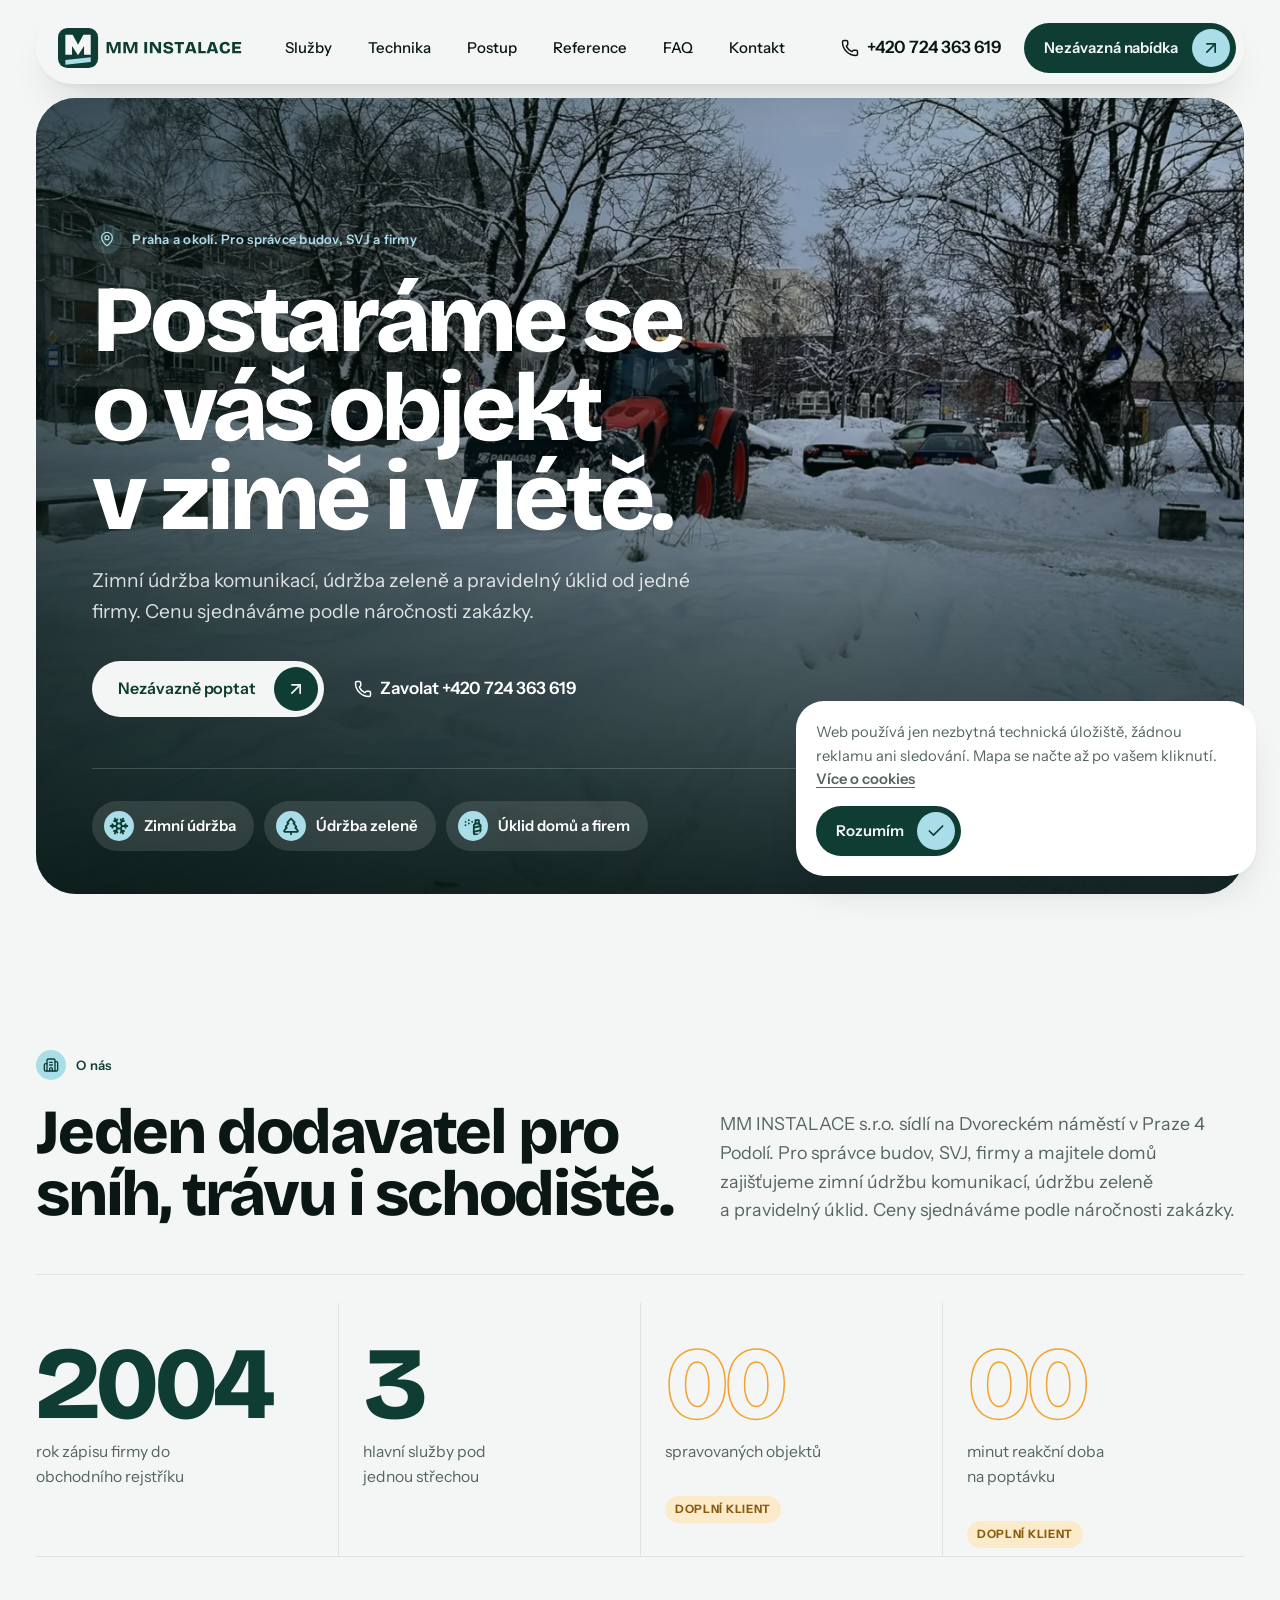
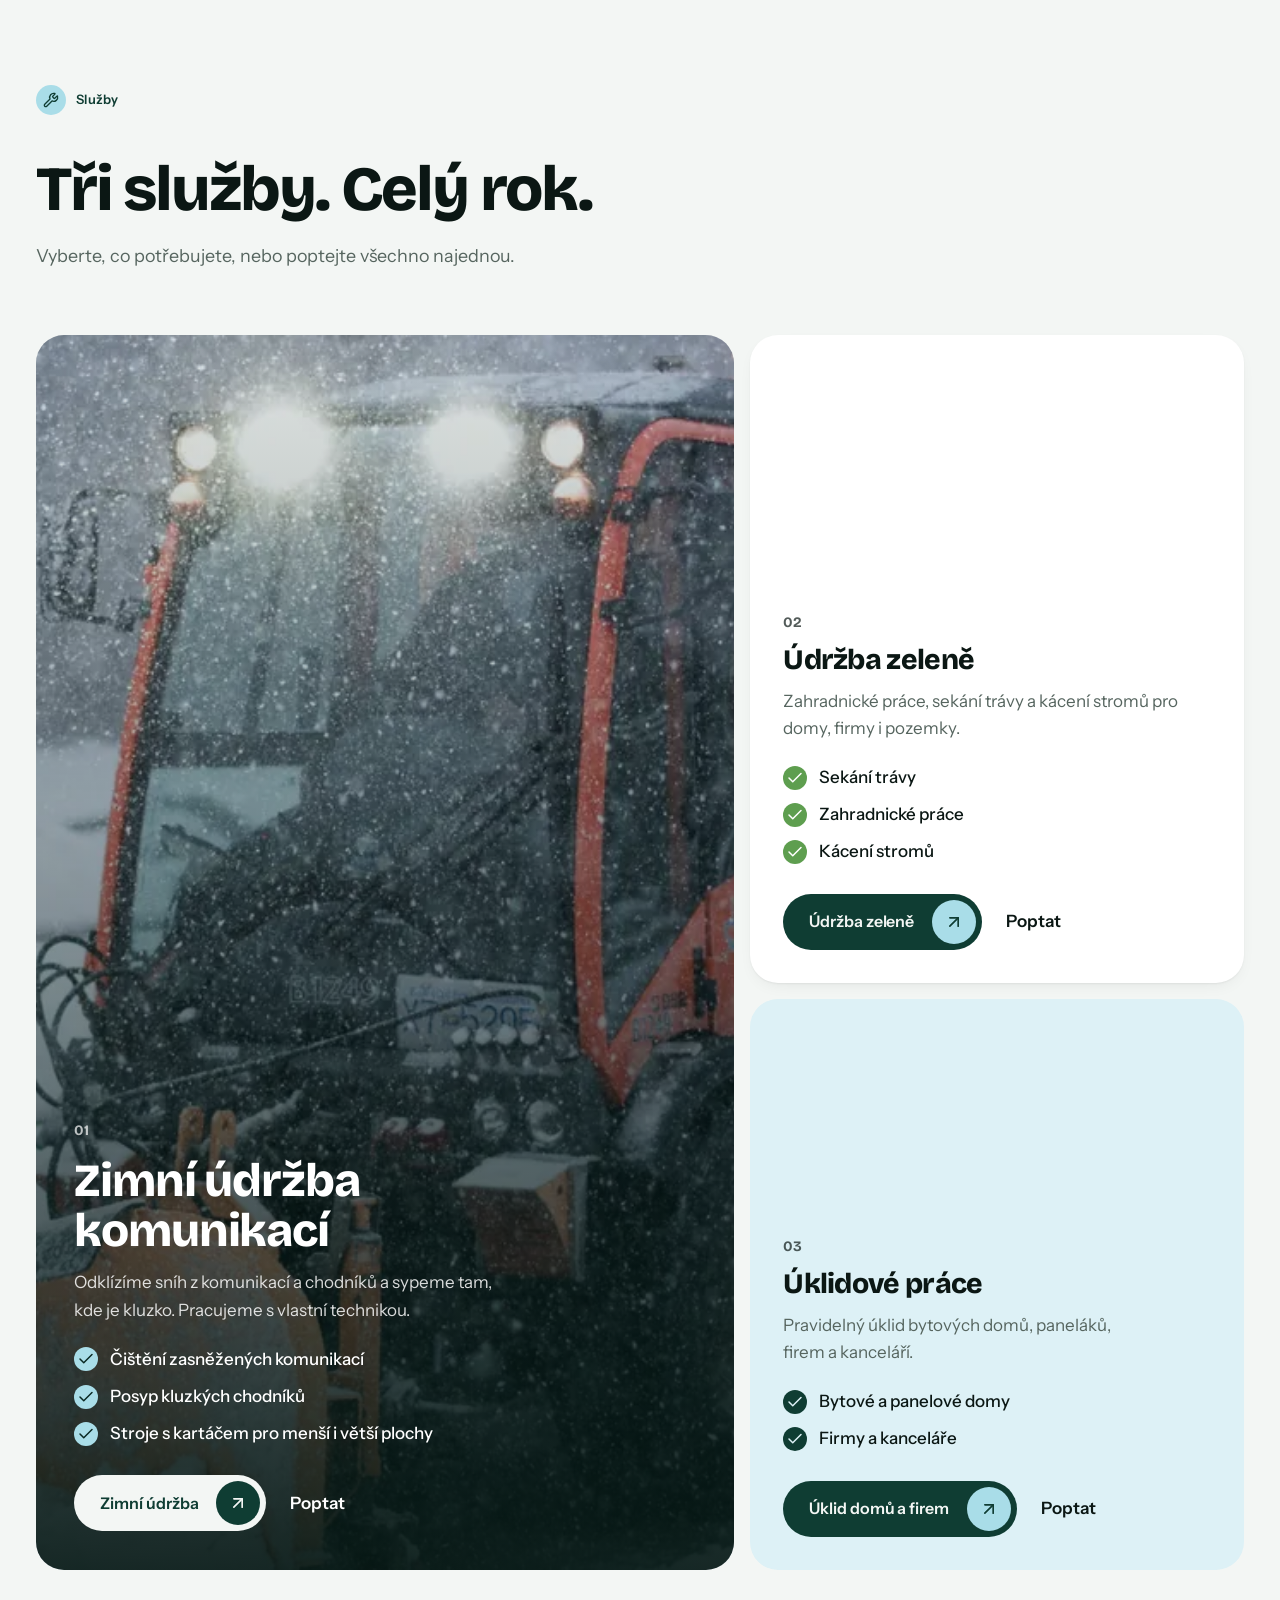
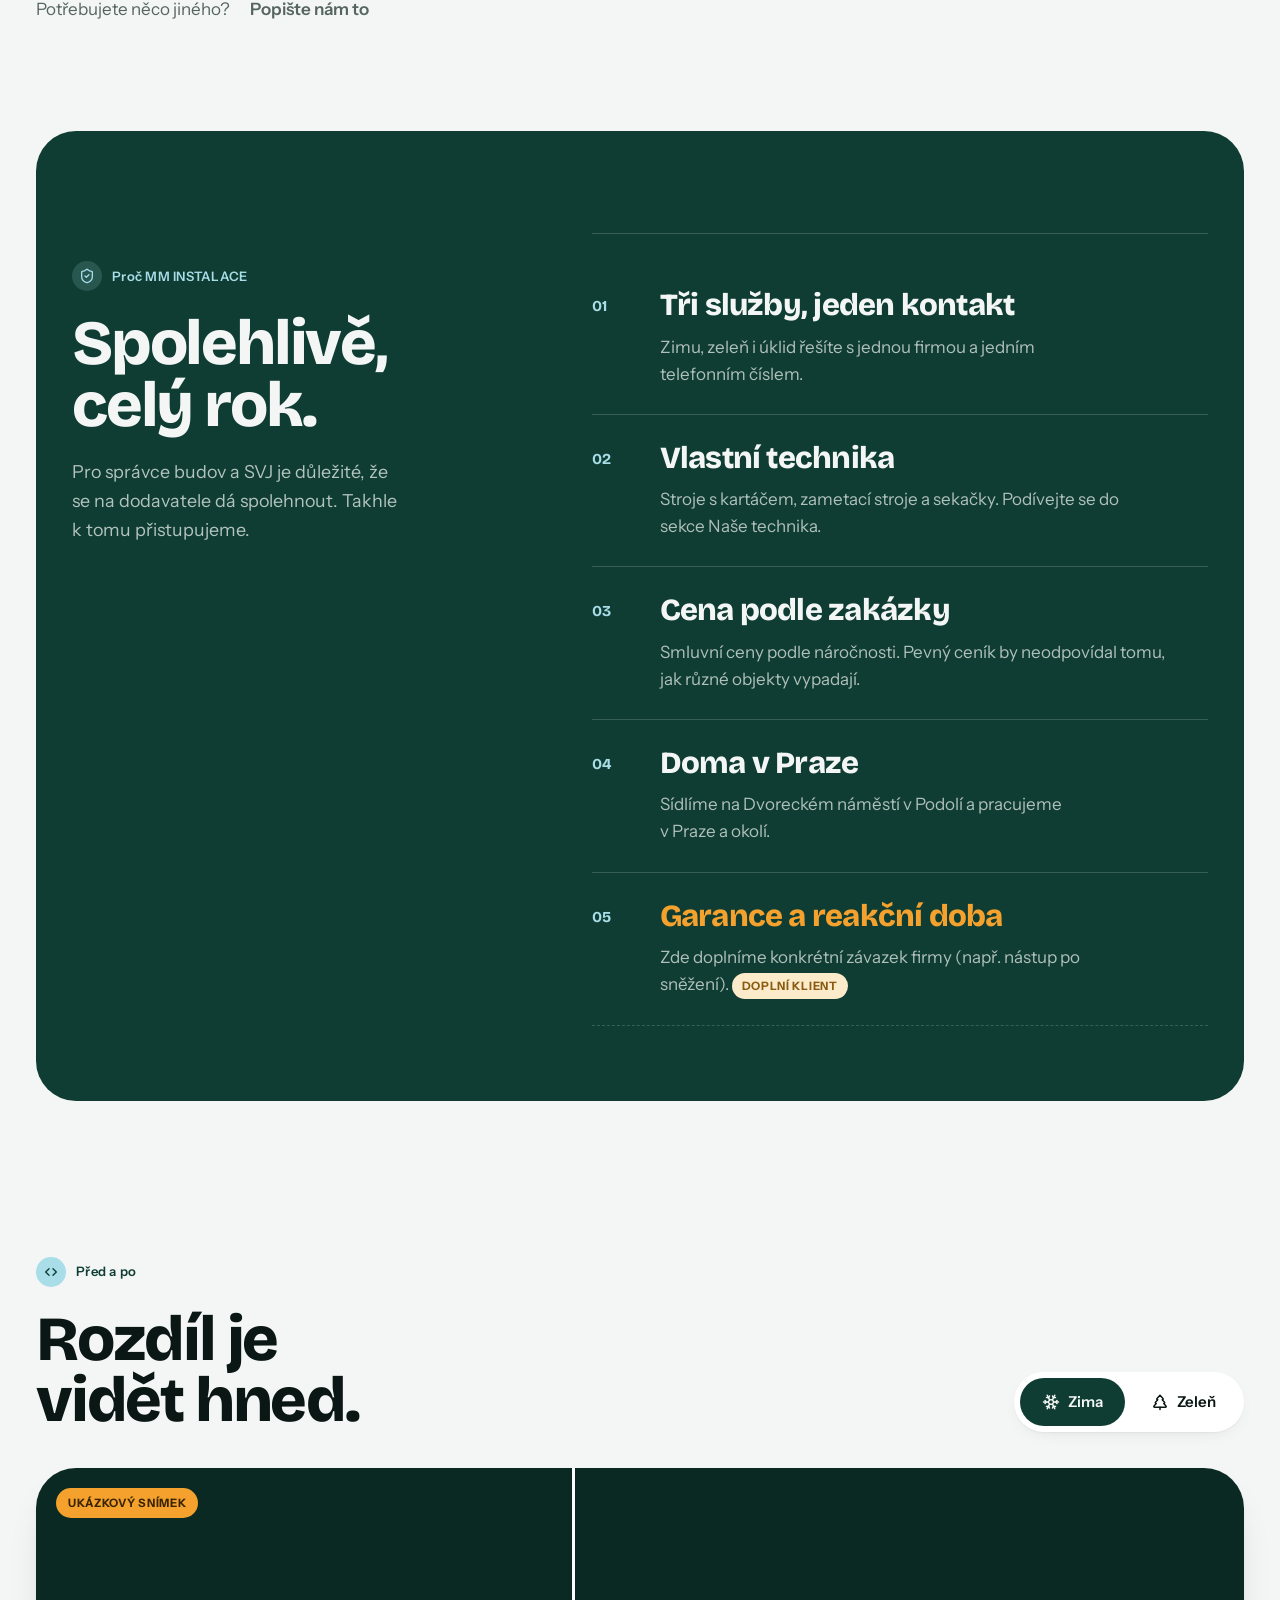
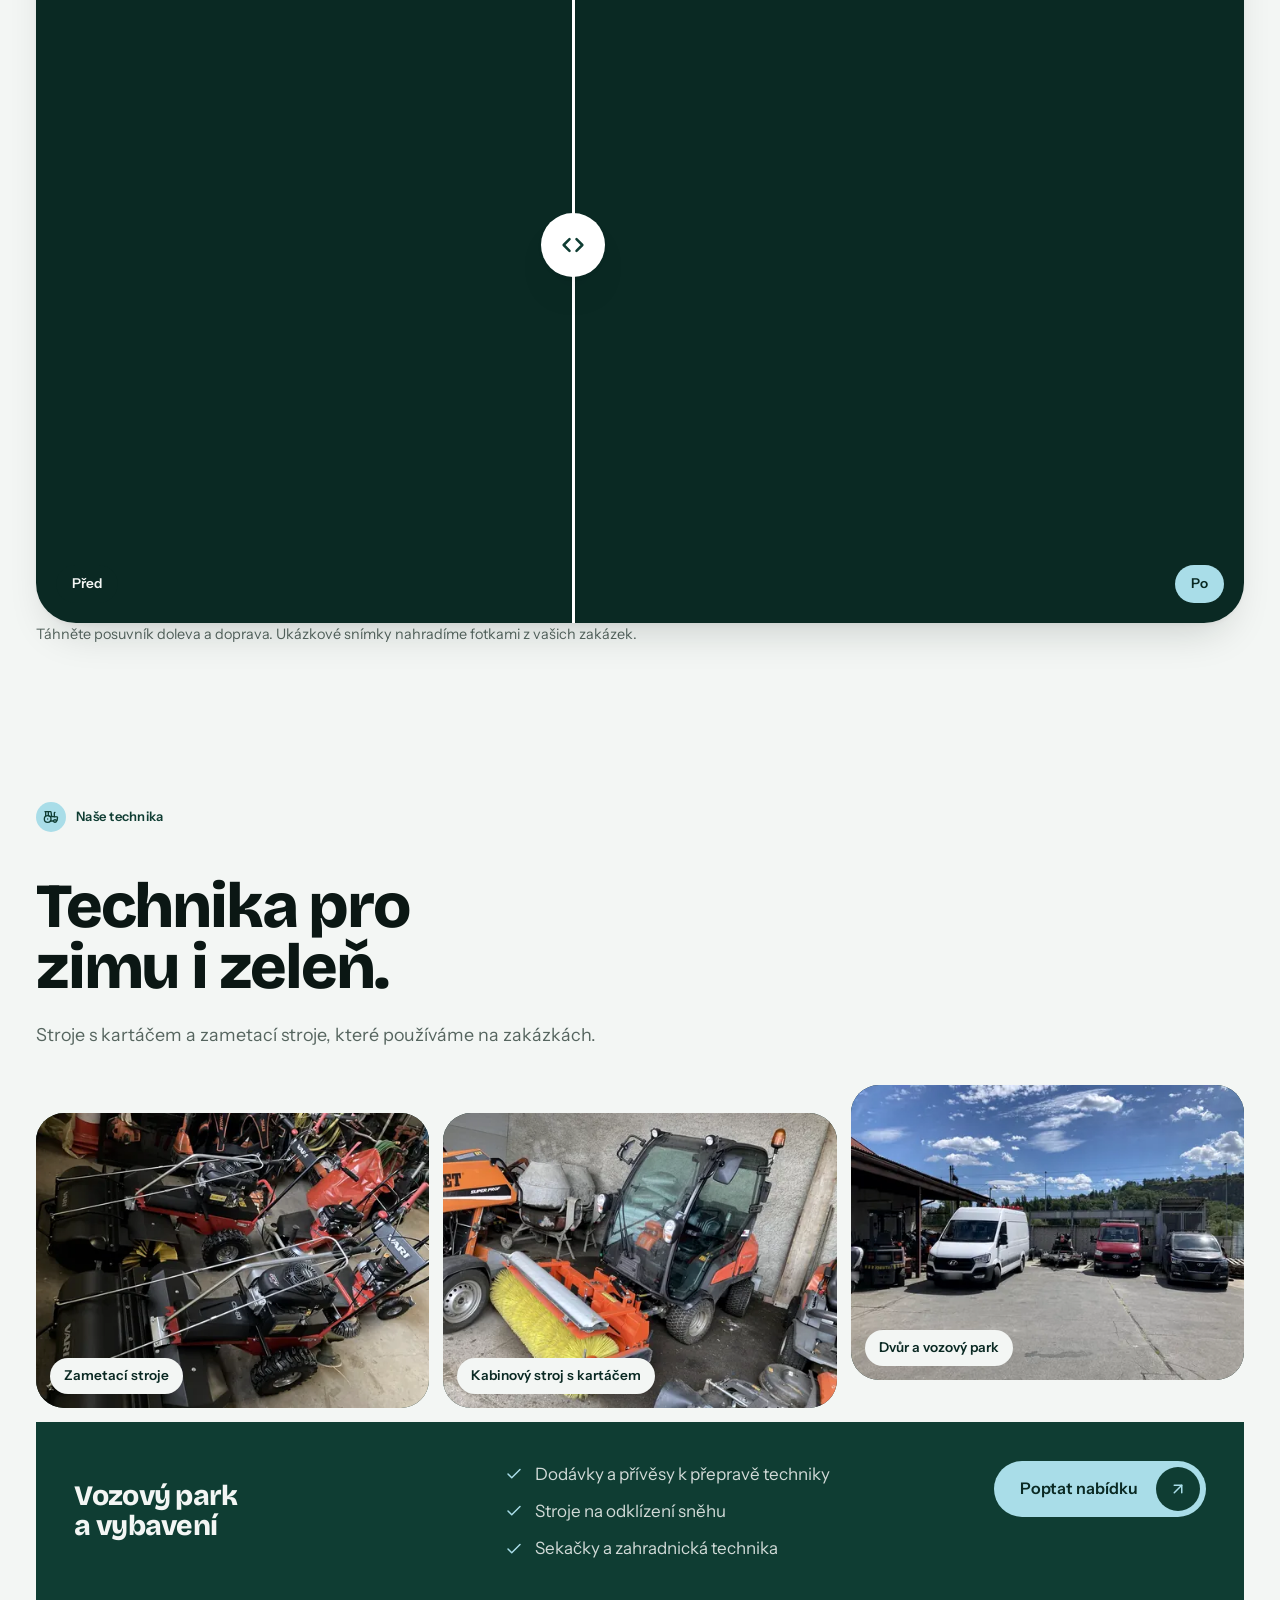
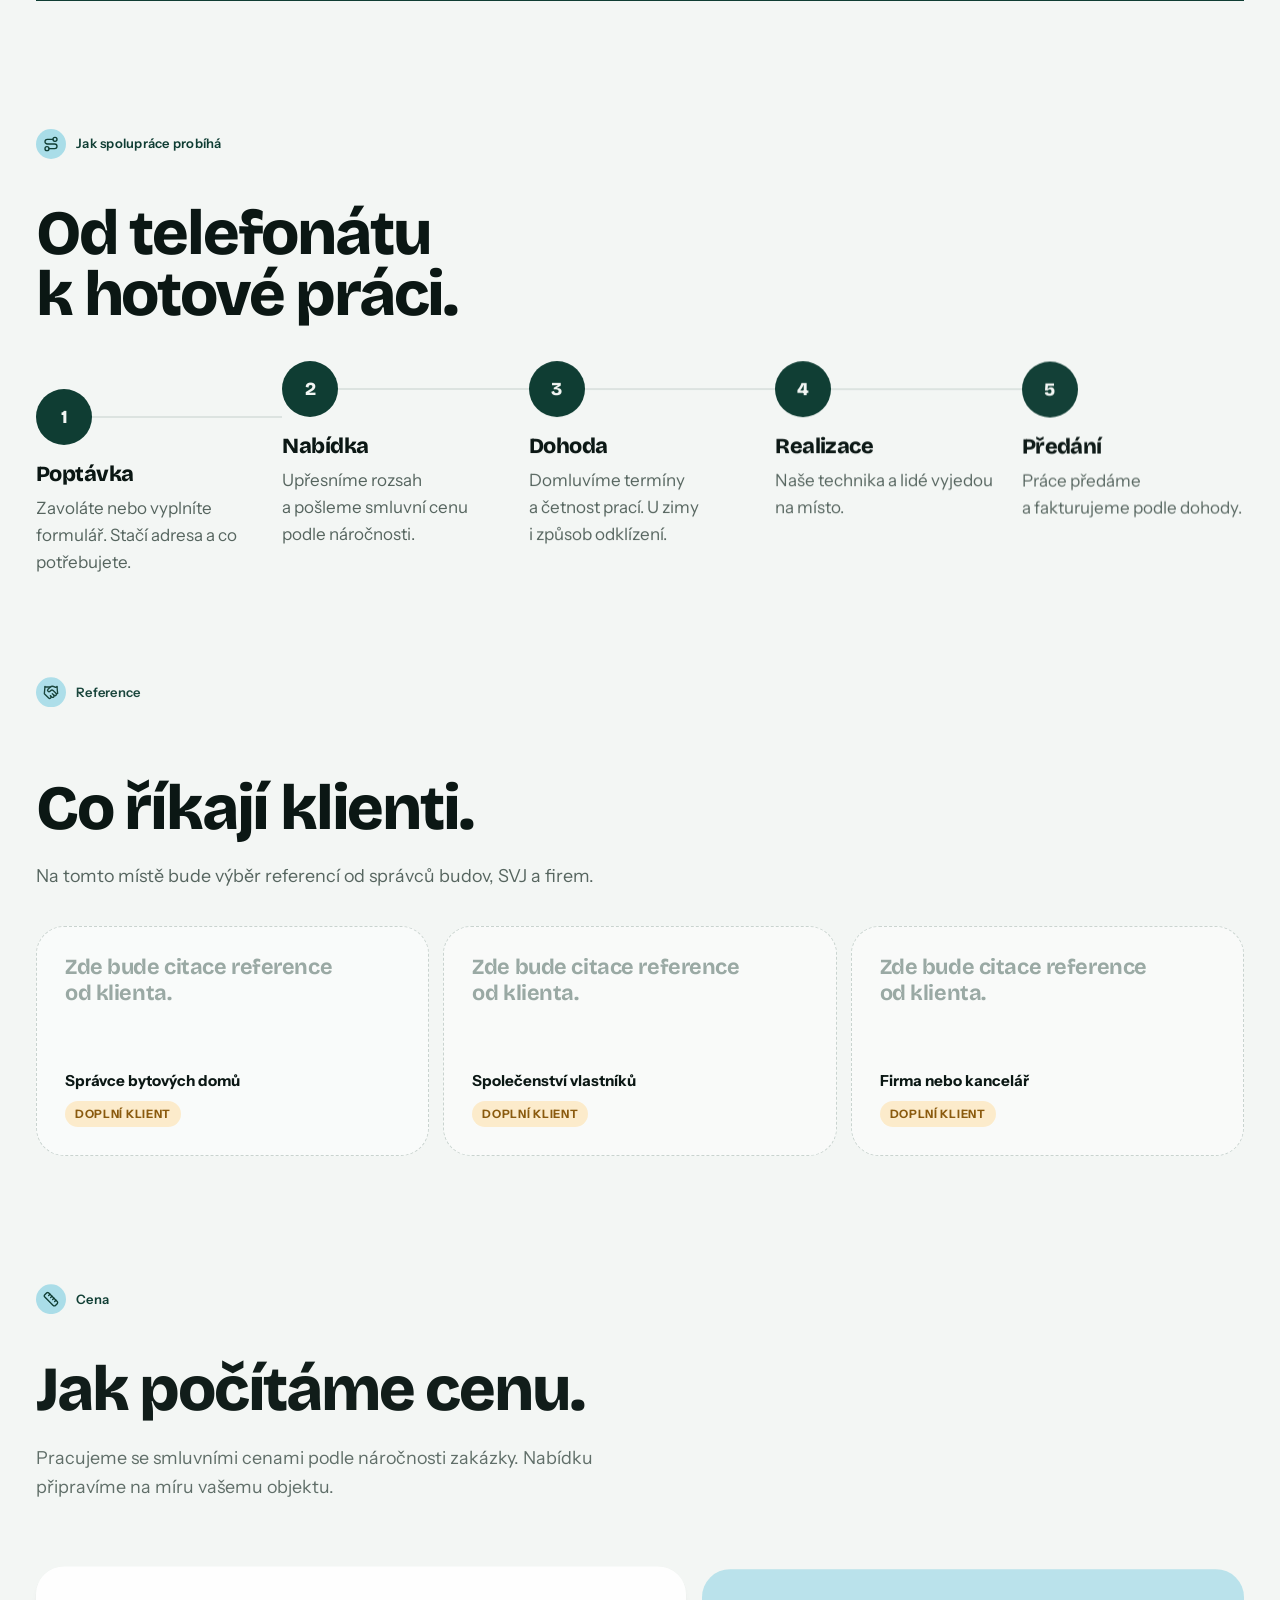
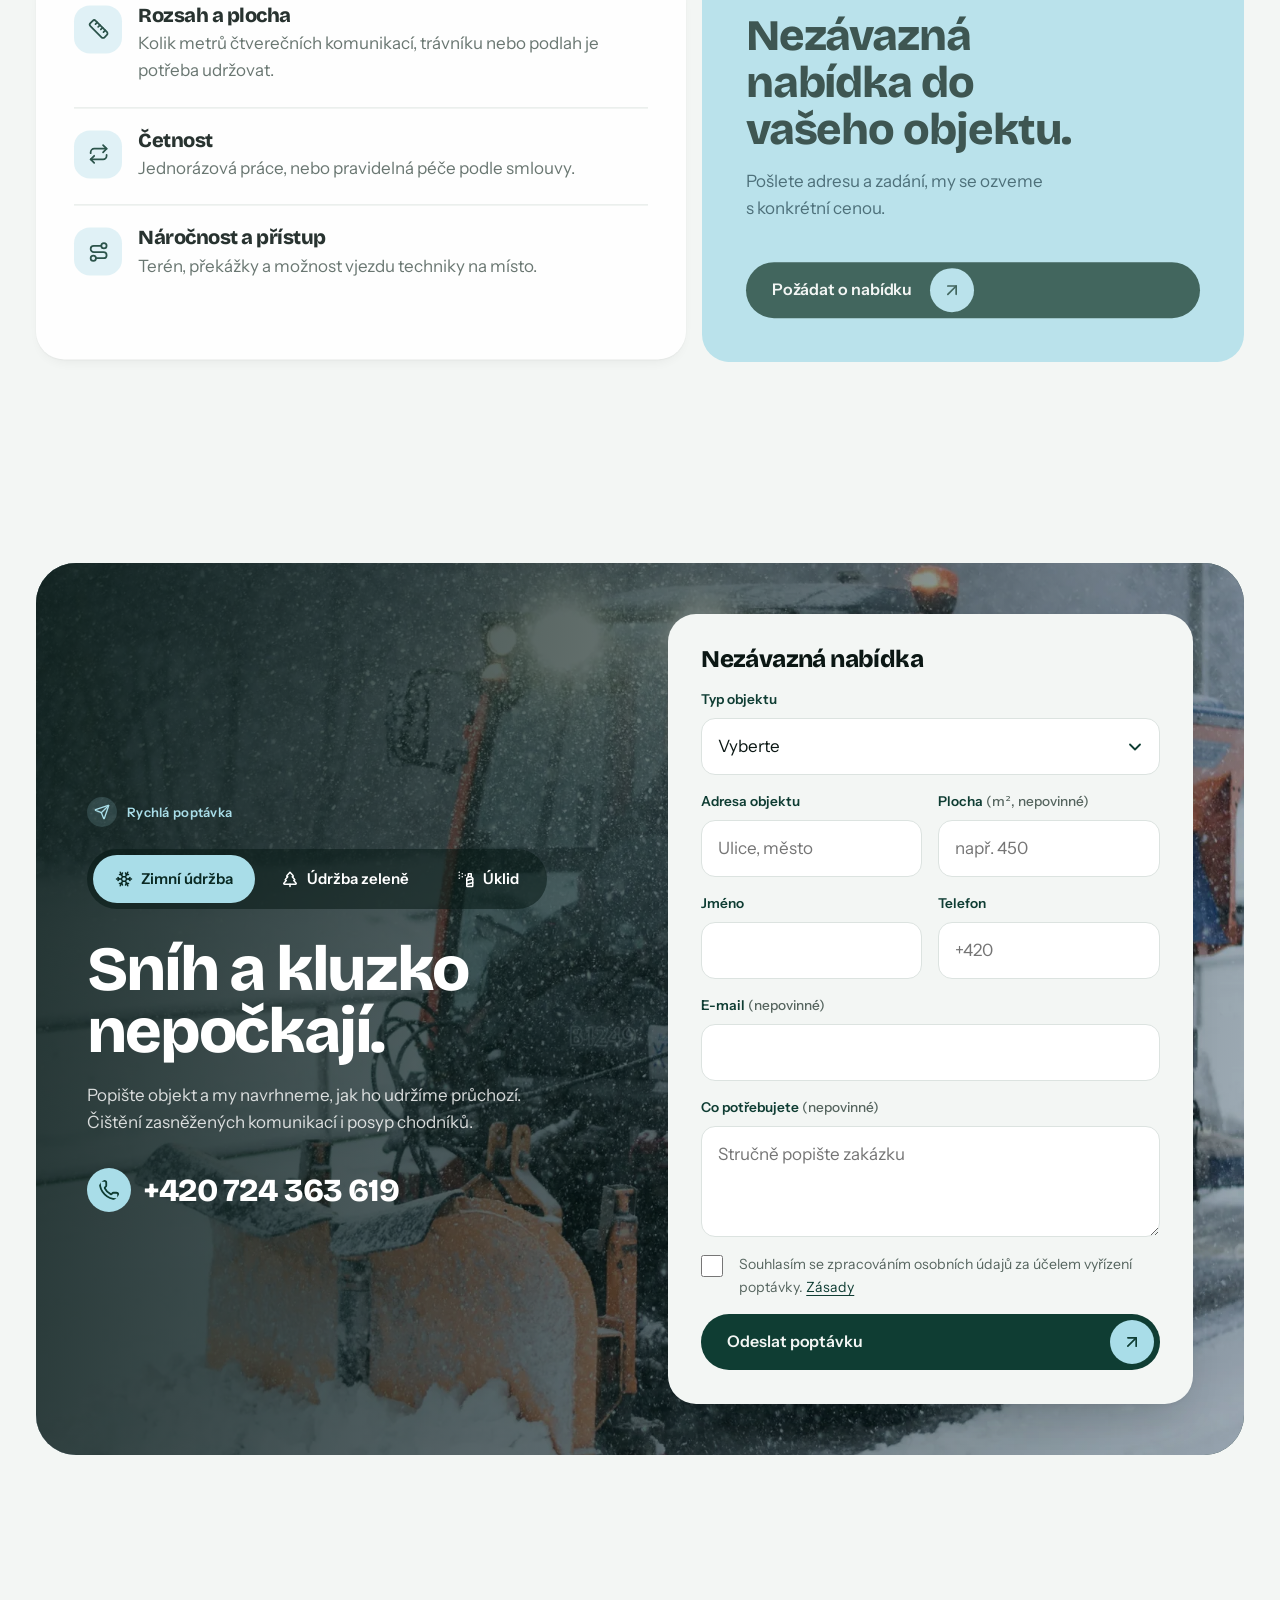
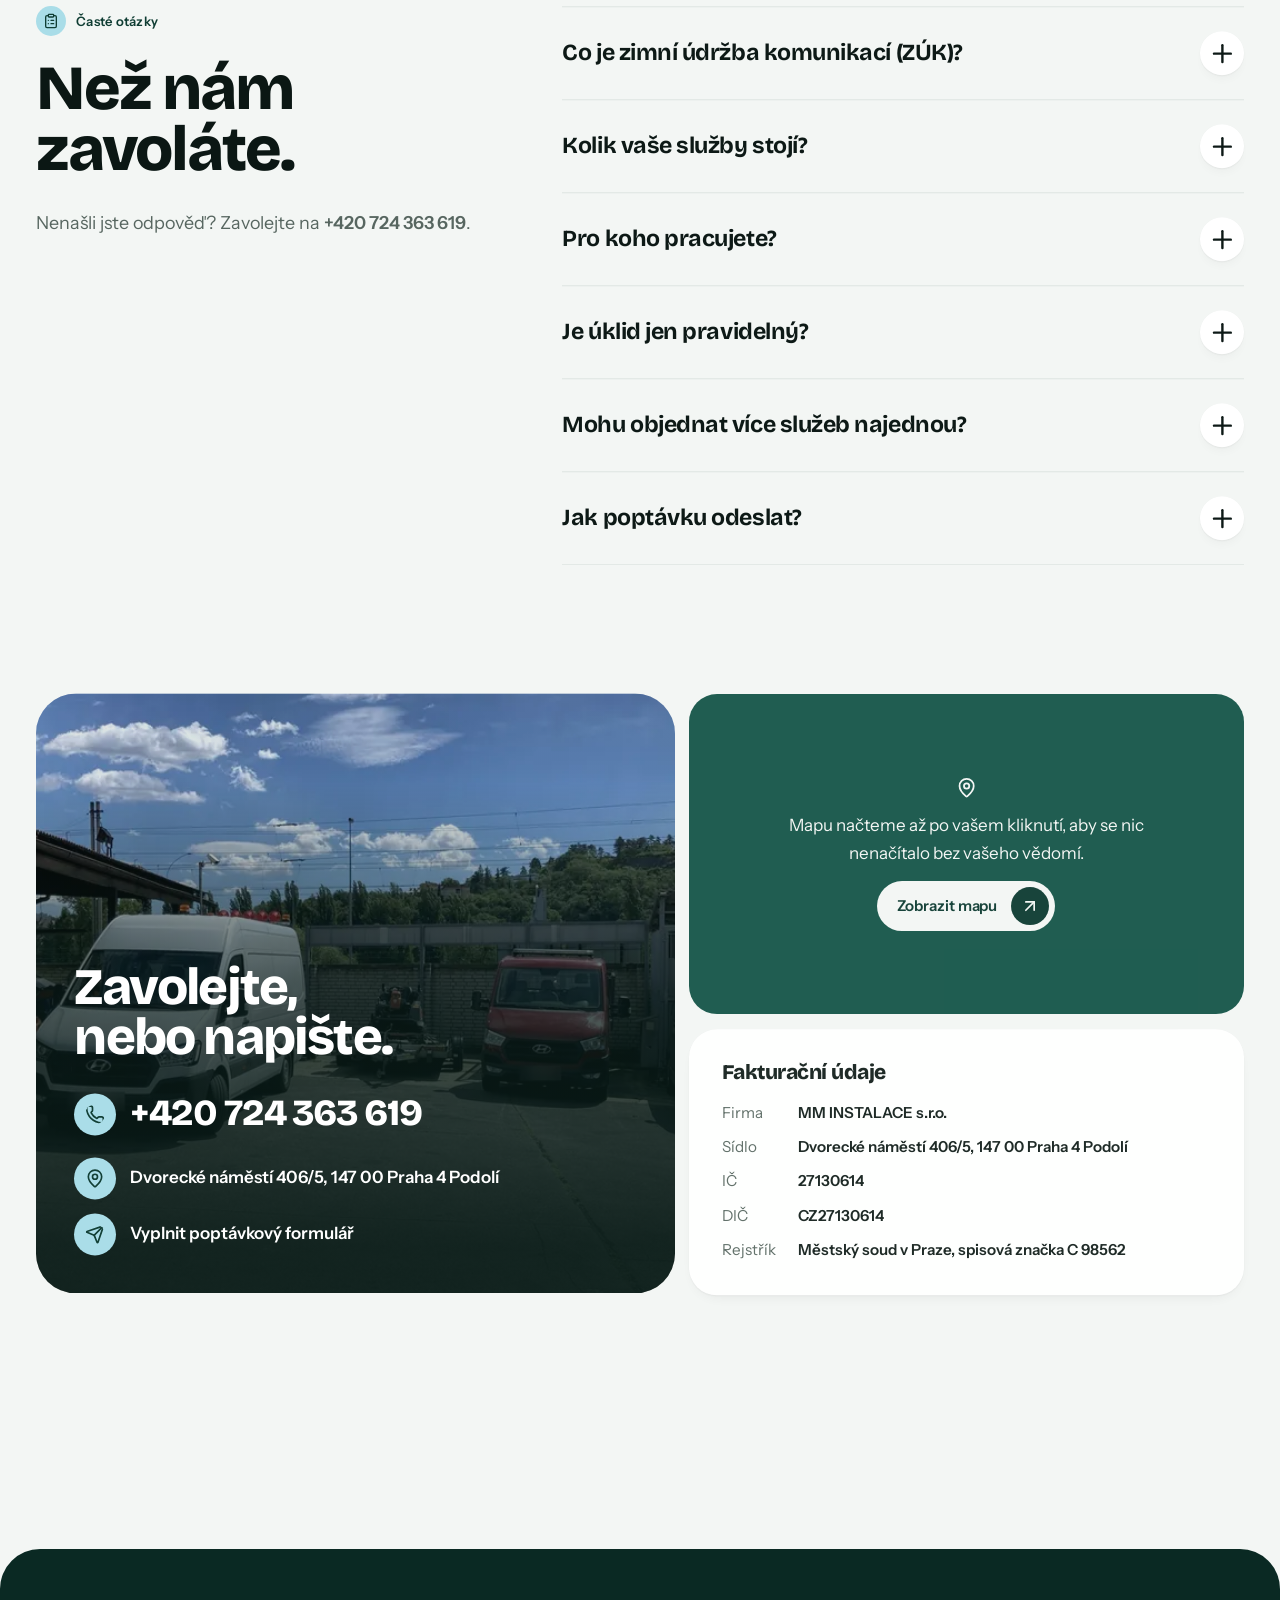
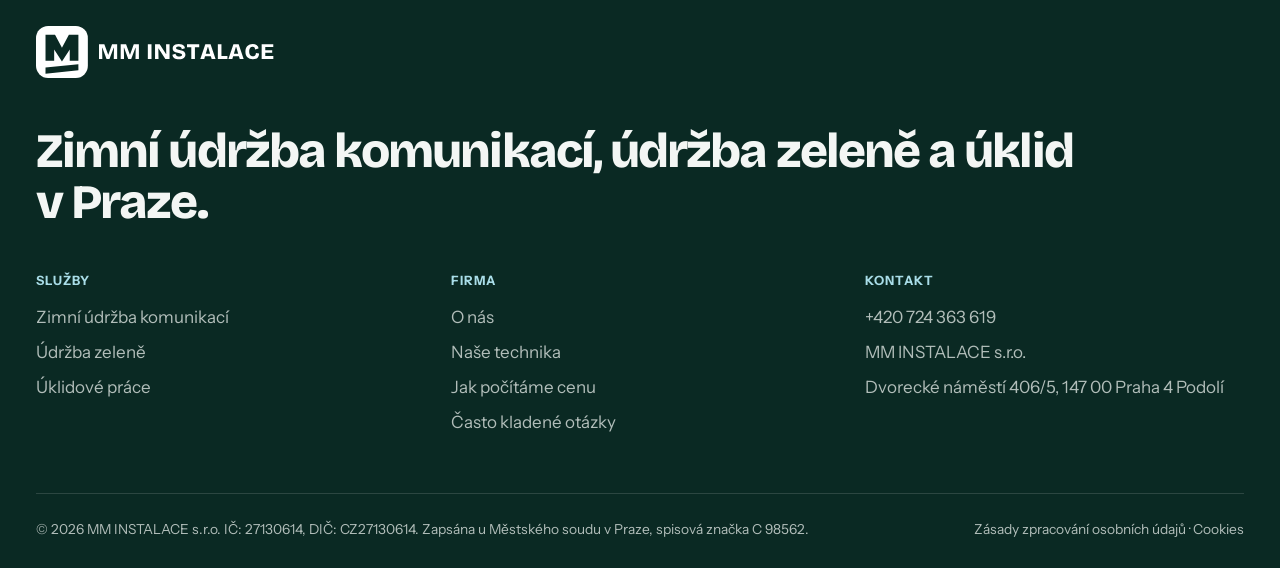
<file: index.html>
<!doctype html>
<html lang="cs">
<head>
<meta charset="utf-8">
<meta name="robots" content="noindex,nofollow"><meta name="viewport" content="width=device-width, initial-scale=1, viewport-fit=cover">
<title>MM&nbsp;INSTALACE | Zimní údržba, údržba zeleně a&nbsp;úklid v&nbsp;Praze</title>
<meta name="description" content="Zimní údržba komunikací, údržba zeleně a úklid bytových domů i firem v Praze. Jeden dodavatel, vlastní technika, nezávazná nabídka.">
<link rel="canonical" href="https://mminstalace.cz/">
<meta name="theme-color" content="#0F3D33">
<meta property="og:type" content="website"><meta property="og:locale" content="cs_CZ"><meta property="og:site_name" content="MM INSTALACE">
<meta property="og:title" content="MM INSTALACE | Zimní údržba, údržba zeleně a úklid v Praze"><meta property="og:description" content="Zimní údržba komunikací, údržba zeleně a úklid bytových domů i firem v Praze. Jeden dodavatel, vlastní technika, nezávazná nabídka."><meta property="og:url" content="https://mminstalace.cz/">
<meta property="og:image" content="https://mminstalace.cz/assets/og.jpg"><meta name="twitter:card" content="summary_large_image">
<link rel="icon" href="favicon.svg" type="image/svg+xml"><link rel="apple-touch-icon" href="assets/apple-touch-icon.png">
<link rel="preload" href="fonts/bricolage-grotesque-latin-wght-normal.woff2" as="font" type="font/woff2" crossorigin>
<link rel="preload" href="fonts/instrument-sans-latin-wght-normal.woff2" as="font" type="font/woff2" crossorigin>
<link rel="preload" as="image" type="image/webp" href="assets/img/hero-zima-960.webp" imagesrcset="assets/img/hero-zima-480.webp 480w, assets/img/hero-zima-960.webp 960w, assets/img/hero-zima-1600.webp 1600w" imagesizes="100vw" fetchpriority="high">
<script>document.documentElement.classList.add('js')</script>
<link rel="stylesheet" href="css/styles.css">
<script type="application/ld+json">{"@context": "https://schema.org", "@type": "LocalBusiness", "@id": "https://mminstalace.cz/#firma", "name": "MM INSTALACE s.r.o.", "url": "https://mminstalace.cz/", "telephone": "+420724363619", "image": "https://mminstalace.cz/assets/og.jpg", "foundingDate": "2004-03-03", "vatID": "CZ27130614", "taxID": "27130614", "address": {"@type": "PostalAddress", "streetAddress": "Dvorecké náměstí 406/5", "addressLocality": "Praha 4 Podolí", "postalCode": "147 00", "addressCountry": "CZ"}, "areaServed": {"@type": "City", "name": "Praha"}, "description": "Zimní údržba komunikací, údržba zeleně a úklid bytových domů a firem v Praze.", "hasOfferCatalog": {"@type": "OfferCatalog", "name": "Služby", "itemListElement": [{"@type": "Offer", "itemOffered": {"@type": "Service", "name": "Zimní údržba komunikací Praha", "serviceType": "Zimní údržba", "description": "Čištění zasněžených komunikací a posyp kluzkých chodníků.", "areaServed": "Praha"}}, {"@type": "Offer", "itemOffered": {"@type": "Service", "name": "Údržba zeleně Praha", "serviceType": "Údržba zeleně", "description": "Sekání trávy, zahradnické práce a kácení stromů.", "areaServed": "Praha"}}, {"@type": "Offer", "itemOffered": {"@type": "Service", "name": "Úklid bytových domů Praha", "serviceType": "Úklid", "description": "Pravidelný úklid bytových domů, paneláků, firem a kanceláří.", "areaServed": "Praha"}}]}}</script>
<script type="application/ld+json">{"@context": "https://schema.org", "@type": "FAQPage", "mainEntity": [{"@type": "Question", "name": "Co je zimní údržba komunikací (ZÚK)?", "acceptedAnswer": {"@type": "Answer", "text": "Zkratka ZÚK označuje čištění zasněžených komunikací a posyp kluzkých chodníků. Staráme se o to, aby cesty kolem vašeho objektu zůstaly průchozí a bezpečné."}}, {"@type": "Question", "name": "Kolik vaše služby stojí?", "acceptedAnswer": {"@type": "Answer", "text": "Pracujeme se smluvními cenami podle náročnosti zakázky. Cenu ovlivňuje hlavně velikost plochy, četnost prací a přístup k objektu. Pošlete nám adresu a zadání, nabídka je nezávazná."}}, {"@type": "Question", "name": "Pro koho pracujete?", "acceptedAnswer": {"@type": "Answer", "text": "Pro správce budov, SVJ, firmy a vlastníky domů v Praze a okolí."}}, {"@type": "Question", "name": "Je úklid jen pravidelný?", "acceptedAnswer": {"@type": "Answer", "text": "Zaměřujeme se na pravidelný úklid bytových a panelových domů, firem a kanceláří. Pokud potřebujete něco jiného, popište nám to a ozveme se, jestli to zvládneme."}}, {"@type": "Question", "name": "Mohu objednat více služeb najednou?", "acceptedAnswer": {"@type": "Answer", "text": "Ano, služby můžete poptat samostatně i dohromady. V poptávce stačí označit, co potřebujete."}}, {"@type": "Question", "name": "Jak poptávku odeslat?", "acceptedAnswer": {"@type": "Answer", "text": "Zavolejte na +420 724 363 619 nebo vyplňte formulář na této stránce. Po odeslání se vám ozveme a upřesníme zadání."}}]}</script>
</head>
<body>
<svg width="0" height="0" style="position:absolute" aria-hidden="true" focusable="false"><defs><symbol id="i-snowflake" viewBox="0 0 24 24"><path d="m10 20-1.25-2.5L6 18" /> <path d="M10 4 8.75 6.5 6 6" /> <path d="m14 20 1.25-2.5L18 18" /> <path d="m14 4 1.25 2.5L18 6" /> <path d="m17 21-3-6h-4" /> <path d="m17 3-3 6 1.5 3" /> <path d="M2 12h6.5L10 9" /> <path d="m20 10-1.5 2 1.5 2" /> <path d="M22 12h-6.5L14 15" /> <path d="m4 10 1.5 2L4 14" /> <path d="m7 21 3-6-1.5-3" /> <path d="m7 3 3 6h4" /></symbol><symbol id="i-tree-pine" viewBox="0 0 24 24"><path d="m17 14 3 3.3a1 1 0 0 1-.7 1.7H4.7a1 1 0 0 1-.7-1.7L7 14h-.3a1 1 0 0 1-.7-1.7L9 9h-.2A1 1 0 0 1 8 7.3L12 3l4 4.3a1 1 0 0 1-.8 1.7H15l3 3.3a1 1 0 0 1-.7 1.7H17Z" /> <path d="M12 22v-3" /></symbol><symbol id="i-spray-can" viewBox="0 0 24 24"><path d="M3 3h.01" /> <path d="M7 5h.01" /> <path d="M11 7h.01" /> <path d="M3 7h.01" /> <path d="M7 9h.01" /> <path d="M3 11h.01" /> <rect width="4" height="4" x="15" y="5" /> <path d="m19 9 2 2v10c0 .6-.4 1-1 1h-6c-.6 0-1-.4-1-1V11l2-2" /> <path d="m13 14 8-2" /> <path d="m13 19 8-2" /></symbol><symbol id="i-phone" viewBox="0 0 24 24"><path d="M13.832 16.568a1 1 0 0 0 1.213-.303l.355-.465A2 2 0 0 1 17 15h3a2 2 0 0 1 2 2v3a2 2 0 0 1-2 2A18 18 0 0 1 2 4a2 2 0 0 1 2-2h3a2 2 0 0 1 2 2v3a2 2 0 0 1-.8 1.6l-.468.351a1 1 0 0 0-.292 1.233 14 14 0 0 0 6.392 6.384" /></symbol><symbol id="i-mail" viewBox="0 0 24 24"><path d="m22 7-8.991 5.727a2 2 0 0 1-2.009 0L2 7" /> <rect x="2" y="4" width="20" height="16" rx="2" /></symbol><symbol id="i-map-pin" viewBox="0 0 24 24"><path d="M20 10c0 4.993-5.539 10.193-7.399 11.799a1 1 0 0 1-1.202 0C9.539 20.193 4 14.993 4 10a8 8 0 0 1 16 0" /> <circle cx="12" cy="10" r="3" /></symbol><symbol id="i-arrow-up-right" viewBox="0 0 24 24"><path d="M7 7h10v10" /> <path d="M7 17 17 7" /></symbol><symbol id="i-arrow-right" viewBox="0 0 24 24"><path d="M5 12h14" /> <path d="m12 5 7 7-7 7" /></symbol><symbol id="i-check" viewBox="0 0 24 24"><path d="M20 6 9 17l-5-5" /></symbol><symbol id="i-plus" viewBox="0 0 24 24"><path d="M5 12h14" /> <path d="M12 5v14" /></symbol><symbol id="i-chevrons-left-right" viewBox="0 0 24 24"><path d="m9 7-5 5 5 5" /> <path d="m15 7 5 5-5 5" /></symbol><symbol id="i-ruler" viewBox="0 0 24 24"><path d="M21.3 15.3a2.4 2.4 0 0 1 0 3.4l-2.6 2.6a2.4 2.4 0 0 1-3.4 0L2.7 8.7a2.41 2.41 0 0 1 0-3.4l2.6-2.6a2.41 2.41 0 0 1 3.4 0Z" /> <path d="m14.5 12.5 2-2" /> <path d="m11.5 9.5 2-2" /> <path d="m8.5 6.5 2-2" /> <path d="m17.5 15.5 2-2" /></symbol><symbol id="i-repeat" viewBox="0 0 24 24"><path d="m17 2 4 4-4 4" /> <path d="M3 11v-1a4 4 0 0 1 4-4h14" /> <path d="m7 22-4-4 4-4" /> <path d="M21 13v1a4 4 0 0 1-4 4H3" /></symbol><symbol id="i-route" viewBox="0 0 24 24"><circle cx="6" cy="19" r="3" /> <path d="M9 19h8.5a3.5 3.5 0 0 0 0-7h-11a3.5 3.5 0 0 1 0-7H15" /> <circle cx="18" cy="5" r="3" /></symbol><symbol id="i-building-2" viewBox="0 0 24 24"><path d="M10 12h4" /> <path d="M10 8h4" /> <path d="M14 21v-3a2 2 0 0 0-4 0v3" /> <path d="M6 10H4a2 2 0 0 0-2 2v7a2 2 0 0 0 2 2h16a2 2 0 0 0 2-2V9a2 2 0 0 0-2-2h-2" /> <path d="M6 21V5a2 2 0 0 1 2-2h8a2 2 0 0 1 2 2v16" /></symbol><symbol id="i-clipboard-list" viewBox="0 0 24 24"><rect width="8" height="4" x="8" y="2" rx="1" ry="1" /> <path d="M16 4h2a2 2 0 0 1 2 2v14a2 2 0 0 1-2 2H6a2 2 0 0 1-2-2V6a2 2 0 0 1 2-2h2" /> <path d="M12 11h4" /> <path d="M12 16h4" /> <path d="M8 11h.01" /> <path d="M8 16h.01" /></symbol><symbol id="i-handshake" viewBox="0 0 24 24"><path d="m11 17 2 2a1 1 0 1 0 3-3" /> <path d="m14 14 2.5 2.5a1 1 0 1 0 3-3l-3.88-3.88a3 3 0 0 0-4.24 0l-.88.88a1 1 0 1 1-3-3l2.81-2.81a5.79 5.79 0 0 1 7.06-.87l.47.28a2 2 0 0 0 1.42.25L21 4" /> <path d="m21 3 1 11h-2" /> <path d="M3 3 2 14l6.5 6.5a1 1 0 1 0 3-3" /> <path d="M3 4h8" /></symbol><symbol id="i-truck" viewBox="0 0 24 24"><path d="M14 18V6a2 2 0 0 0-2-2H4a2 2 0 0 0-2 2v11a1 1 0 0 0 1 1h2" /> <path d="M15 18H9" /> <path d="M19 18h2a1 1 0 0 0 1-1v-3.65a1 1 0 0 0-.22-.624l-3.48-4.35A1 1 0 0 0 17.52 8H14" /> <circle cx="17" cy="18" r="2" /> <circle cx="7" cy="18" r="2" /></symbol><symbol id="i-shield-check" viewBox="0 0 24 24"><path d="M20 13c0 5-3.5 7.5-7.66 8.95a1 1 0 0 1-.67-.01C7.5 20.5 4 18 4 13V6a1 1 0 0 1 1-1c2 0 4.5-1.2 6.24-2.72a1.17 1.17 0 0 1 1.52 0C14.51 3.81 17 5 19 5a1 1 0 0 1 1 1z" /> <path d="m9 12 2 2 4-4" /></symbol><symbol id="i-phone-call" viewBox="0 0 24 24"><path d="M13 2a9 9 0 0 1 9 9" /> <path d="M13 6a5 5 0 0 1 5 5" /> <path d="M13.832 16.568a1 1 0 0 0 1.213-.303l.355-.465A2 2 0 0 1 17 15h3a2 2 0 0 1 2 2v3a2 2 0 0 1-2 2A18 18 0 0 1 2 4a2 2 0 0 1 2-2h3a2 2 0 0 1 2 2v3a2 2 0 0 1-.8 1.6l-.468.351a1 1 0 0 0-.292 1.233 14 14 0 0 0 6.392 6.384" /></symbol><symbol id="i-send" viewBox="0 0 24 24"><path d="M14.536 21.686a.5.5 0 0 0 .937-.024l6.5-19a.496.496 0 0 0-.635-.635l-19 6.5a.5.5 0 0 0-.024.937l7.93 3.18a2 2 0 0 1 1.112 1.11z" /> <path d="m21.854 2.147-10.94 10.939" /></symbol><symbol id="i-scissors" viewBox="0 0 24 24"><circle cx="6" cy="6" r="3" /> <path d="M8.12 8.12 12 12" /> <path d="M20 4 8.12 15.88" /> <circle cx="6" cy="18" r="3" /> <path d="M14.8 14.8 20 20" /></symbol><symbol id="i-tractor" viewBox="0 0 24 24"><path d="m10 11 11 .9a1 1 0 0 1 .8 1.1l-.665 4.158a1 1 0 0 1-.988.842H20" /> <path d="M16 18h-5" /> <path d="M18 5a1 1 0 0 0-1 1v5.573" /> <path d="M3 4h8.129a1 1 0 0 1 .99.863L13 11.246" /> <path d="M4 11V4" /> <path d="M7 15h.01" /> <path d="M8 10.1V4" /> <circle cx="18" cy="18" r="2" /> <circle cx="7" cy="15" r="5" /></symbol><symbol id="i-sprout" viewBox="0 0 24 24"><path d="M14 9.536V7a4 4 0 0 1 4-4h1.5a.5.5 0 0 1 .5.5V5a4 4 0 0 1-4 4 4 4 0 0 0-4 4c0 2 1 3 1 5a5 5 0 0 1-1 3" /> <path d="M4 9a5 5 0 0 1 8 4 5 5 0 0 1-8-4" /> <path d="M5 21h14" /></symbol><symbol id="i-calendar-check" viewBox="0 0 24 24"><path d="M8 2v3" /> <path d="M16 2v3" /> <rect x="3" y="3" width="18" height="18" rx="2" /> <path d="M3 9h18" /> <path d="m9 15 2 2 4-4" /></symbol><symbol id="i-file-text" viewBox="0 0 24 24"><path d="M6 22a2 2 0 0 1-2-2V4a2 2 0 0 1 2-2h8a2.4 2.4 0 0 1 1.704.706l3.588 3.588A2.4 2.4 0 0 1 20 8v12a2 2 0 0 1-2 2z" /> <path d="M14 2v5a1 1 0 0 0 1 1h5" /> <path d="M10 9H8" /> <path d="M16 13H8" /> <path d="M16 17H8" /></symbol><symbol id="i-clock" viewBox="0 0 24 24"><circle cx="12" cy="12" r="10" /> <path d="M12 6v6l4 2" /></symbol><symbol id="i-brush-cleaning" viewBox="0 0 24 24"><path d="m16 22-1-4" /> <path d="M19 14a1 1 0 0 0 1-1v-1a2 2 0 0 0-2-2h-3a1 1 0 0 1-1-1V4a2 2 0 0 0-4 0v5a1 1 0 0 1-1 1H6a2 2 0 0 0-2 2v1a1 1 0 0 0 1 1" /> <path d="M19 14H5l-1.973 6.767A1 1 0 0 0 4 22h16a1 1 0 0 0 .973-1.233z" /> <path d="m8 22 1-4" /></symbol><symbol id="i-wrench" viewBox="0 0 24 24"><path d="M14.7 6.3a1 1 0 0 0 0 1.4l1.6 1.6a1 1 0 0 0 1.4 0l3.106-3.105c.32-.322.863-.22.983.218a6 6 0 0 1-8.259 7.057l-7.91 7.91a1 1 0 0 1-2.999-3l7.91-7.91a6 6 0 0 1 7.057-8.259c.438.12.54.662.219.984z" /></symbol></defs></svg><a class="skip-link" href="#obsah">Přeskočit na obsah</a>
<header class="nav" id="nav"><div class="nav__bar">
<a class="nav__logo" href="#" aria-label="MM INSTALACE, úvodní strana"><img src="branding/logo/mm-instalace-color.svg" width="186" height="40" alt="MM INSTALACE"></a>
<nav class="nav__links" aria-label="Hlavní navigace"><a href="#sluzby">Služby</a><a href="#technika">Technika</a><a href="#postup">Postup</a><a href="#reference">Reference</a><a href="#faq">FAQ</a><a href="#kontakt">Kontakt</a></nav>
<div class="nav__right">
<a class="nav__phone" href="tel:+420724363619"><svg class="icon" aria-hidden="true"><use href="#i-phone"/></svg>+420 724 363 619</a>
<a class="btn btn--sm nav__cta" href="#poptavka">Nezávazná nabídka<span class="btn__ico"><svg class="icon" aria-hidden="true"><use href="#i-arrow-up-right"/></svg></span></a>
<a class="nav__call-m" href="tel:+420724363619" aria-label="Zavolat +420 724 363 619"><svg class="icon" aria-hidden="true"><use href="#i-phone"/></svg></a>
<button class="nav__burger" type="button" aria-expanded="false" aria-controls="menu" aria-label="Otevřít menu"><span></span><span></span><span></span></button>
</div></div></header>
<div class="menu" id="menu" aria-label="Menu"><nav class="menu__links" aria-label="Mobilní navigace"><a href="#sluzby">Služby</a><a href="#technika">Technika</a><a href="#postup">Postup</a><a href="#reference">Reference</a><a href="#faq">Často kladené otázky</a><a href="#kontakt">Kontakt</a></nav>
<div class="menu__foot"><span>Zavolejte nám</span><a href="tel:+420724363619">+420&nbsp;724&nbsp;363&nbsp;619</a><span>Dvorecké náměstí 406/5, 147 00 Praha 4 Podolí</span></div></div><main id="obsah"><section class="hero" aria-labelledby="h1"><div class="hero__card">
<div class="hero__media"><img src="assets/img/hero-zima-960.webp" srcset="assets/img/hero-zima-480.webp 480w, assets/img/hero-zima-960.webp 960w, assets/img/hero-zima-1600.webp 1600w" sizes="100vw" width="1600" height="1000" alt="Traktor odklízí sníh z komunikace mezi bytovými domy" fetchpriority="high"></div>
<div class="hero__shade"></div>
<div class="hero__inner"><div>
<p class="eyebrow eyebrow--light" data-reveal><span class="eyebrow__ico"><svg class="icon" aria-hidden="true"><use href="#i-map-pin"/></svg></span>Praha a&nbsp;okolí. Pro správce budov, SVJ a&nbsp;firmy</p>
<h1 id="h1" data-reveal>Postaráme se o&nbsp;váš objekt v&nbsp;zimě i&nbsp;v&nbsp;létě.</h1>
<p class="hero__sub" data-reveal>Zimní údržba komunikací, údržba zeleně a&nbsp;pravidelný úklid od jedné firmy. Cenu sjednáváme podle náročnosti zakázky.</p>
<div class="hero__cta" data-reveal><a class="btn btn--light" href="#poptavka">Nezávazně poptat<span class="btn__ico"><svg class="icon" aria-hidden="true"><use href="#i-arrow-up-right"/></svg></span></a><a class="link-arrow" href="tel:+420724363619"><svg class="icon" aria-hidden="true"><use href="#i-phone"/></svg>Zavolat +420 724 363 619</a></div>
</div>
<div class="hero__chips" data-reveal>
<a class="chip-link" href="#sluzby"><svg class="icon" aria-hidden="true"><use href="#i-snowflake"/></svg>Zimní údržba</a><a class="chip-link" href="#sluzby"><svg class="icon" aria-hidden="true"><use href="#i-tree-pine"/></svg>Údržba zeleně</a><a class="chip-link" href="#sluzby"><svg class="icon" aria-hidden="true"><use href="#i-spray-can"/></svg>Úklid domů a firem</a>
</div></div></div></section><section class="section" id="o-nas"><div class="wrap about">
<div class="about__top"><div><p class="eyebrow" data-reveal><span class="eyebrow__ico"><svg class="icon" aria-hidden="true"><use href="#i-building-2"/></svg></span>O&nbsp;nás</p><h2 data-reveal>Jeden dodavatel pro sníh, trávu i&nbsp;schodiště.</h2></div>
<p class="lead" data-reveal>MM&nbsp;INSTALACE&nbsp;s.r.o. sídlí na Dvoreckém náměstí v&nbsp;Praze 4 Podolí. Pro správce budov, SVJ, firmy a&nbsp;majitele domů zajišťujeme zimní údržbu komunikací, údržbu zeleně a&nbsp;pravidelný úklid. Ceny sjednáváme podle náročnosti zakázky.</p></div>
<div class="numbers" role="list">
<div class="num" role="listitem" data-reveal><div class="num__v" data-count="2004" data-from="1990">2004</div><p class="num__l">rok zápisu firmy do obchodního rejstříku</p></div>
<div class="num" role="listitem" data-reveal><div class="num__v" data-count="3" data-from="0">3</div><p class="num__l">hlavní služby pod jednou střechou</p></div>
<div class="num num--ph" role="listitem" data-reveal><div class="num__v" aria-hidden="true">00</div><p class="num__l">spravovaných objektů</p><span class="tag-ph">Doplní klient</span></div>
<div class="num num--ph" role="listitem" data-reveal><div class="num__v" aria-hidden="true">00</div><p class="num__l">minut reakční doba na poptávku</p><span class="tag-ph">Doplní klient</span></div>
</div></div></section><section class="section" id="sluzby" style="padding-top:0"><div class="wrap">
<div class="sec-head"><p class="eyebrow" data-reveal><span class="eyebrow__ico"><svg class="icon" aria-hidden="true"><use href="#i-wrench"/></svg></span>Služby</p><h2 data-reveal>Tři služby. Celý rok.</h2><p class="lead" data-reveal>Vyberte, co potřebujete, nebo poptejte všechno najednou.</p></div>
<div class="bento">
<article class="card card--zima" data-reveal><img src="assets/img/ph-zima-ulice-960.webp" srcset="assets/img/ph-zima-ulice-480.webp 480w, assets/img/ph-zima-ulice-960.webp 960w, assets/img/ph-zima-ulice-1600.webp 1600w" sizes="(min-width: 900px) 58vw, 100vw" width="1600" height="1200" alt="Zasněžená ulice u bytových domů" loading="lazy" decoding="async">
<span class="card__no">01</span><h3>Zimní údržba komunikací</h3>
<p>Odklízíme sníh z&nbsp;komunikací a&nbsp;chodníků a&nbsp;sypeme tam, kde je kluzko. Pracujeme s&nbsp;vlastní technikou.</p>
<ul class="svc-list"><li><svg class="icon" aria-hidden="true"><use href="#i-check"/></svg>Čištění zasněžených komunikací</li><li><svg class="icon" aria-hidden="true"><use href="#i-check"/></svg>Posyp kluzkých chodníků</li><li><svg class="icon" aria-hidden="true"><use href="#i-check"/></svg>Stroje s kartáčem pro menší i větší plochy</li></ul>
<div style="display:flex;flex-wrap:wrap;gap:12px 24px;align-items:center"><a class="btn btn--light" href="zimni-udrzba-komunikaci.html">Zimní údržba<span class="btn__ico"><svg class="icon" aria-hidden="true"><use href="#i-arrow-up-right"/></svg></span></a><a class="link-arrow" href="#poptavka" data-pick="zima">Poptat</a></div></article>
<article class="card card--zelen" data-reveal><div class="card__img"><img src="assets/img/ph-zelen-tym-960.webp" srcset="assets/img/ph-zelen-tym-480.webp 480w, assets/img/ph-zelen-tym-960.webp 960w, assets/img/ph-zelen-tym-1600.webp 1600w" sizes="(min-width: 900px) 40vw, 100vw" width="1600" height="1000" alt="Pracovníci sekají trávník a upravují okraje" loading="lazy" decoding="async"></div>
<div class="card__body"><span class="card__no">02</span><h3>Údržba zeleně</h3><p>Zahradnické práce, sekání trávy a&nbsp;kácení stromů pro domy, firmy i&nbsp;pozemky.</p>
<ul class="svc-list"><li><svg class="icon" aria-hidden="true"><use href="#i-check"/></svg>Sekání trávy</li><li><svg class="icon" aria-hidden="true"><use href="#i-check"/></svg>Zahradnické práce</li><li><svg class="icon" aria-hidden="true"><use href="#i-check"/></svg>Kácení stromů</li></ul>
<div style="display:flex;flex-wrap:wrap;gap:12px 24px;align-items:center"><a class="btn " href="udrzba-zelene.html">Údržba zeleně<span class="btn__ico"><svg class="icon" aria-hidden="true"><use href="#i-arrow-up-right"/></svg></span></a><a class="link-arrow" href="#poptavka" data-pick="zelen">Poptat</a></div></div></article>
<article class="card card--uklid" data-reveal><div class="card__img"><img src="assets/img/ph-uklid-chodba-480.webp" srcset="assets/img/ph-uklid-chodba-480.webp 480w, assets/img/ph-uklid-chodba-480.webp 480w, assets/img/ph-uklid-chodba-960.webp 960w, assets/img/ph-uklid-chodba-960.webp 960w, assets/img/ph-uklid-chodba-1600.webp 1600w" sizes="(min-width: 900px) 40vw, 100vw" width="1600" height="1000" alt="Úklidový vozík a vysavač na chodbě" loading="lazy" decoding="async"></div>
<div class="card__body"><span class="card__no">03</span><h3>Úklidové práce</h3><p>Pravidelný úklid bytových domů, paneláků, firem a&nbsp;kanceláří.</p>
<ul class="svc-list"><li><svg class="icon" aria-hidden="true"><use href="#i-check"/></svg>Bytové a panelové domy</li><li><svg class="icon" aria-hidden="true"><use href="#i-check"/></svg>Firmy a kanceláře</li></ul>
<div style="display:flex;flex-wrap:wrap;gap:12px 24px;align-items:center"><a class="btn " href="uklid-bytovych-domu-a-firem.html">Úklid domů a&nbsp;firem<span class="btn__ico"><svg class="icon" aria-hidden="true"><use href="#i-arrow-up-right"/></svg></span></a><a class="link-arrow" href="#poptavka" data-pick="uklid">Poptat</a></div></div></article>
</div>
<p class="bento__more" data-reveal>Potřebujete něco jiného? <a class="link-arrow" href="#poptavka">Popište nám to</a></p>
</div></section><section class="section" id="proc-my" style="padding-top:0"><div class="why on-dark"><div class="wrap">
<div class="why__head"><p class="eyebrow" data-reveal><span class="eyebrow__ico"><svg class="icon" aria-hidden="true"><use href="#i-shield-check"/></svg></span>Proč MM&nbsp;INSTALACE</p><h2 data-reveal>Spolehlivě, celý rok.</h2><p class="lead" data-reveal>Pro správce budov a&nbsp;SVJ je důležité, že se na dodavatele dá spolehnout. Takhle k&nbsp;tomu přistupujeme.</p></div>
<div class="why__list">
<div class="why__row" data-reveal><span class="n">01</span><h3>Tři služby, jeden kontakt</h3><p>Zimu, zeleň i&nbsp;úklid řešíte s&nbsp;jednou firmou a&nbsp;jedním telefonním číslem.</p></div>
<div class="why__row" data-reveal><span class="n">02</span><h3>Vlastní technika</h3><p>Stroje s&nbsp;kartáčem, zametací stroje a&nbsp;sekačky. Podívejte se do sekce Naše technika.</p></div>
<div class="why__row" data-reveal><span class="n">03</span><h3>Cena podle zakázky</h3><p>Smluvní ceny podle náročnosti. Pevný ceník by neodpovídal tomu, jak různé objekty vypadají.</p></div>
<div class="why__row" data-reveal><span class="n">04</span><h3>Doma v&nbsp;Praze</h3><p>Sídlíme na Dvoreckém náměstí v&nbsp;Podolí a&nbsp;pracujeme v&nbsp;Praze a&nbsp;okolí.</p></div>
<div class="why__row why__row--ph" data-reveal><span class="n">05</span><h3>Garance a&nbsp;reakční doba</h3><p>Zde doplníme konkrétní závazek firmy (např. nástup po sněžení). <span class="tag-ph">Doplní klient</span></p></div>
</div></div></div></section><section class="section" id="rozdil" style="padding-top:0"><div class="wrap">
<div class="ba-head"><div><p class="eyebrow" data-reveal><span class="eyebrow__ico"><svg class="icon" aria-hidden="true"><use href="#i-chevrons-left-right"/></svg></span>Před a&nbsp;po</p><h2 data-reveal style="max-width:12ch">Rozdíl je vidět hned.</h2></div>
<div class="ba-tabs" role="tablist" aria-label="Vyberte porovnání" data-ba-tabs data-reveal>
<button class="tab" role="tab" type="button" id="t-ba-zima" aria-controls="ba-zima" aria-selected="true"><svg class="icon" aria-hidden="true"><use href="#i-snowflake"/></svg>Zima</button>
<button class="tab" role="tab" type="button" id="t-ba-zelen" aria-controls="ba-zelen" aria-selected="false" tabindex="-1"><svg class="icon" aria-hidden="true"><use href="#i-tree-pine"/></svg>Zeleň</button></div></div>
<div class="ba-panel" id="ba-zima" role="tabpanel" aria-labelledby="t-ba-zima">
<div class="ba" data-reveal><img class="ba__before" src="assets/img/ba-zima-pred-1600.webp" srcset="assets/img/ba-zima-pred-960.webp 960w, assets/img/ba-zima-pred-1600.webp 1600w" sizes="(min-width: 1100px) 1300px, 100vw" width="1600" height="1000" alt="Zasněžená ulice před zimní údržbou" loading="lazy" decoding="async"><img class="ba__after" src="assets/img/ba-zima-po-1600.webp" srcset="assets/img/ba-zima-po-960.webp 960w, assets/img/ba-zima-po-1600.webp 1600w" sizes="(min-width: 1100px) 1300px, 100vw" width="1600" height="1000" alt="Odklizená a posypaná vozovka po zimní údržbě" loading="lazy" decoding="async">
<div class="ba__handle"><span class="ba__knob"><svg class="icon" aria-hidden="true"><use href="#i-chevrons-left-right"/></svg></span></div>
<span class="ba__lab ba__lab--l">Před</span><span class="ba__lab ba__lab--r">Po</span><span class="ba__demo">Ukázkový snímek</span>
<input class="ba__range" type="range" min="0" max="100" value="50" aria-label="Posuvník porovnání před a po" aria-valuetext="50 % zobrazuje stav po"></div></div>
<div class="ba-panel" id="ba-zelen" role="tabpanel" aria-labelledby="t-ba-zelen" hidden>
<div class="ba" data-reveal><img class="ba__before" src="assets/img/ba-zelen-pred-1600.webp" srcset="assets/img/ba-zelen-pred-960.webp 960w, assets/img/ba-zelen-pred-1600.webp 1600w" sizes="(min-width: 1100px) 1300px, 100vw" width="1600" height="1000" alt="Zarostlý pozemek s vysokou trávou" loading="lazy" decoding="async"><img class="ba__after" src="assets/img/ba-zelen-po-1600.webp" srcset="assets/img/ba-zelen-po-960.webp 960w, assets/img/ba-zelen-po-1600.webp 1600w" sizes="(min-width: 1100px) 1300px, 100vw" width="1600" height="1000" alt="Posekaný a udržovaný trávník" loading="lazy" decoding="async">
<div class="ba__handle"><span class="ba__knob"><svg class="icon" aria-hidden="true"><use href="#i-chevrons-left-right"/></svg></span></div>
<span class="ba__lab ba__lab--l">Před</span><span class="ba__lab ba__lab--r">Po</span><span class="ba__demo">Ukázkový snímek</span>
<input class="ba__range" type="range" min="0" max="100" value="50" aria-label="Posuvník porovnání před a po" aria-valuetext="50 % zobrazuje stav po"></div></div>
<p class="ba-note">Táhněte posuvník doleva a&nbsp;doprava. Ukázkové snímky nahradíme fotkami z&nbsp;vašich zakázek.</p>
</div></section><section class="section" id="technika" style="padding-top:0"><div class="wrap">
<div class="sec-head"><p class="eyebrow" data-reveal><span class="eyebrow__ico"><svg class="icon" aria-hidden="true"><use href="#i-tractor"/></svg></span>Naše technika</p><h2 data-reveal>Technika pro zimu i&nbsp;zeleň.</h2><p class="lead" data-reveal>Stroje s&nbsp;kartáčem a&nbsp;zametací stroje, které používáme na zakázkách.</p></div>
<div class="gal">
<figure class="g1" data-reveal><img src="assets/img/stroje-zametaci-960.webp" srcset="assets/img/stroje-zametaci-480.webp 480w, assets/img/stroje-zametaci-960.webp 960w, assets/img/stroje-zametaci-1600.webp 1600w" sizes="(min-width: 900px) 33vw, 100vw" width="1600" height="1200" alt="Ruční zametací stroje s kartáčem v dílně MM INSTALACE" loading="lazy" decoding="async"><figcaption>Zametací stroje</figcaption></figure>
<figure class="g2" data-reveal><img src="assets/img/stroj-kartac-960.webp" srcset="assets/img/stroj-kartac-480.webp 480w, assets/img/stroj-kartac-960.webp 960w, assets/img/stroj-kartac-1600.webp 1600w" sizes="(min-width: 900px) 33vw, 100vw" width="1600" height="1200" alt="Kabinový stroj s čisticím kartáčem" loading="lazy" decoding="async"><figcaption>Kabinový stroj s&nbsp;kartáčem</figcaption></figure>
<figure class="g3" data-reveal><img src="assets/img/dvur-technika-960.webp" srcset="assets/img/dvur-technika-480.webp 480w, assets/img/dvur-technika-960.webp 960w, assets/img/dvur-technika-1600.webp 1600w" sizes="(min-width: 900px) 33vw, 100vw" width="1600" height="1200" alt="Dodávky a technika MM INSTALACE na dvoře v Podolí" loading="lazy" decoding="async"><figcaption>Dvůr a&nbsp;vozový park</figcaption></figure>
<div class="g5" data-reveal><h3>Vozový park a&nbsp;vybavení</h3><ul><li><svg class="icon" aria-hidden="true"><use href="#i-check"/></svg>Dodávky a přívěsy k přepravě techniky</li><li><svg class="icon" aria-hidden="true"><use href="#i-check"/></svg>Stroje na odklízení sněhu</li><li><svg class="icon" aria-hidden="true"><use href="#i-check"/></svg>Sekačky a zahradnická technika</li></ul><a class="btn btn--ice" href="#poptavka">Poptat nabídku<span class="btn__ico"><svg class="icon" aria-hidden="true"><use href="#i-arrow-up-right"/></svg></span></a></div>
</div></div></section><section class="section" id="postup" style="padding-top:0"><div class="wrap">
<div class="sec-head"><p class="eyebrow" data-reveal><span class="eyebrow__ico"><svg class="icon" aria-hidden="true"><use href="#i-route"/></svg></span>Jak spolupráce probíhá</p><h2 data-reveal>Od telefonátu k&nbsp;hotové práci.</h2></div>
<ol class="steps"><li class="step" data-step data-reveal><span class="step__n">1</span><div class="step__t"><h3>Poptávka</h3><p>Zavoláte nebo vyplníte formulář. Stačí adresa a&nbsp;co potřebujete.</p></div></li><li class="step" data-step data-reveal><span class="step__n">2</span><div class="step__t"><h3>Nabídka</h3><p>Upřesníme rozsah a&nbsp;pošleme smluvní cenu podle náročnosti.</p></div></li><li class="step" data-step data-reveal><span class="step__n">3</span><div class="step__t"><h3>Dohoda</h3><p>Domluvíme termíny a&nbsp;četnost prací. U&nbsp;zimy i&nbsp;způsob odklízení.</p></div></li><li class="step" data-step data-reveal><span class="step__n">4</span><div class="step__t"><h3>Realizace</h3><p>Naše technika a&nbsp;lidé vyjedou na místo.</p></div></li><li class="step" data-step data-reveal><span class="step__n">5</span><div class="step__t"><h3>Předání</h3><p>Práce předáme a&nbsp;fakturujeme podle dohody.</p></div></li></ol>
</div></section><section class="section" id="reference" style="padding-top:0"><div class="wrap">
<div class="sec-head"><p class="eyebrow" data-reveal><span class="eyebrow__ico"><svg class="icon" aria-hidden="true"><use href="#i-handshake"/></svg></span>Reference</p><h2 data-reveal>Co říkají klienti.</h2><p class="lead" data-reveal>Na tomto místě bude výběr referencí od správců budov, SVJ a&nbsp;firem.</p></div>
<div class="refs"><div class="ref" data-reveal><p class="ref__q">Zde bude citace reference od klienta.</p><div class="ref__who"><b>Správce bytových domů</b><span class="tag-ph">Doplní klient</span></div></div><div class="ref" data-reveal><p class="ref__q">Zde bude citace reference od klienta.</p><div class="ref__who"><b>Společenství vlastníků</b><span class="tag-ph">Doplní klient</span></div></div><div class="ref" data-reveal><p class="ref__q">Zde bude citace reference od klienta.</p><div class="ref__who"><b>Firma nebo kancelář</b><span class="tag-ph">Doplní klient</span></div></div></div>
</div></section><section class="section" id="cena" style="padding-top:0"><div class="wrap">
<div class="sec-head"><p class="eyebrow" data-reveal><span class="eyebrow__ico"><svg class="icon" aria-hidden="true"><use href="#i-ruler"/></svg></span>Cena</p><h2 data-reveal>Jak počítáme cenu.</h2><p class="lead" data-reveal>Pracujeme se smluvními cenami podle náročnosti zakázky. Nabídku připravíme na míru vašemu objektu.</p></div>
<div class="price">
<div class="price__factors" data-reveal>
<div class="factor"><span class="factor__ico"><svg class="icon" aria-hidden="true"><use href="#i-ruler"/></svg></span><div><h3>Rozsah a&nbsp;plocha</h3><p>Kolik metrů čtverečních komunikací, trávníku nebo podlah je potřeba udržovat.</p></div></div>
<div class="factor"><span class="factor__ico"><svg class="icon" aria-hidden="true"><use href="#i-repeat"/></svg></span><div><h3>Četnost</h3><p>Jednorázová práce, nebo pravidelná péče podle smlouvy.</p></div></div>
<div class="factor"><span class="factor__ico"><svg class="icon" aria-hidden="true"><use href="#i-route"/></svg></span><div><h3>Náročnost a&nbsp;přístup</h3><p>Terén, překážky a&nbsp;možnost vjezdu techniky na místo.</p></div></div>
</div>
<div class="price__cta" data-reveal><div><h3>Nezávazná nabídka do vašeho objektu.</h3><p>Pošlete adresu a&nbsp;zadání, my se ozveme s&nbsp;konkrétní cenou.</p></div><a class="btn " href="#poptavka">Požádat o&nbsp;nabídku<span class="btn__ico"><svg class="icon" aria-hidden="true"><use href="#i-arrow-up-right"/></svg></span></a></div>
</div></div></section><section class="section" id="poptavka" style="padding-block: clamp(24px,4vw,56px)"><div class="wrap">
<div class="inq on-dark" data-inq data-reveal>
<div class="inq__bg" aria-hidden="true"><img class="is-on" src="assets/img/ph-zima-ulice-960.webp" srcset="assets/img/ph-zima-ulice-480.webp 480w, assets/img/ph-zima-ulice-960.webp 960w, assets/img/ph-zima-ulice-1600.webp 1600w" sizes="100vw" width="1600" height="1200" alt="" loading="lazy" decoding="async" data-key="zima" aria-hidden="true"><img src="assets/img/ph-zelen-tym-960.webp" srcset="assets/img/ph-zelen-tym-480.webp 480w, assets/img/ph-zelen-tym-960.webp 960w, assets/img/ph-zelen-tym-1600.webp 1600w" sizes="100vw" width="1600" height="1000" alt="" loading="lazy" decoding="async" data-key="zelen" aria-hidden="true"><img src="assets/img/ph-uklid-chodba-480.webp" srcset="assets/img/ph-uklid-chodba-480.webp 480w, assets/img/ph-uklid-chodba-480.webp 480w, assets/img/ph-uklid-chodba-960.webp 960w, assets/img/ph-uklid-chodba-960.webp 960w, assets/img/ph-uklid-chodba-1600.webp 1600w" sizes="100vw" width="1600" height="1000" alt="" loading="lazy" decoding="async" data-key="uklid" aria-hidden="true"></div>
<div class="inq__in">
<div class="inq__txt">
<p class="eyebrow eyebrow--light"><span class="eyebrow__ico"><svg class="icon" aria-hidden="true"><use href="#i-send"/></svg></span>Rychlá poptávka</p>
<div class="tabs" role="tablist" aria-label="Vyberte službu" data-inq-tabs><button class="tab" role="tab" type="button" id="tab-zima" data-key="zima" data-label="Zimní údržba komunikací" data-title="Sníh a kluzko nepočkají." data-text="Popište objekt a my navrhneme, jak ho udržíme průchozí. Čištění zasněžených komunikací i posyp chodníků." aria-selected="true" tabindex="0"><svg class="icon" aria-hidden="true"><use href="#i-snowflake"/></svg>Zimní údržba</button><button class="tab" role="tab" type="button" id="tab-zelen" data-key="zelen" data-label="Údržba zeleně" data-title="Trávník, stromy, zahrada." data-text="Sekání trávy, zahradnické práce nebo kácení stromů. Napište, o jakou plochu jde." aria-selected="false" tabindex="-1"><svg class="icon" aria-hidden="true"><use href="#i-tree-pine"/></svg>Údržba zeleně</button><button class="tab" role="tab" type="button" id="tab-uklid" data-key="uklid" data-label="Úklidové práce" data-title="Čisté domy a kanceláře." data-text="Pravidelný úklid bytových domů, paneláků, firem a kanceláří. Řekněte nám, co a jak často." aria-selected="false" tabindex="-1"><svg class="icon" aria-hidden="true"><use href="#i-spray-can"/></svg>Úklid</button></div>
<h2 data-inq-title>Sníh a&nbsp;kluzko nepočkají.</h2>
<p data-inq-text>Popište objekt a&nbsp;my navrhneme, jak ho udržíme průchozí. Čištění zasněžených komunikací i&nbsp;posyp chodníků.</p>
<a class="inq__phone" href="tel:+420724363619"><svg class="icon" aria-hidden="true"><use href="#i-phone"/></svg>+420 724 363 619</a>
</div>
<form class="form" id="poptavka-form" novalidate>
<h3>Nezávazná nabídka</h3>
<input type="hidden" name="sluzba" value="Zimní údržba komunikací">
<div class="field"><label for="f-objekt">Typ objektu</label>
<select class="input" id="f-objekt" name="objekt" required aria-describedby="e-objekt"><option value="">Vyberte</option><option>Bytový dům, SVJ</option><option>Firma, kancelář</option><option>Rodinný dům</option><option>Jiný objekt</option></select>
<p class="field__err" id="e-objekt" aria-live="polite"></p></div>
<div class="form__row form__row--2">
<div class="field"><label for="f-adresa">Adresa objektu</label><input class="input" id="f-adresa" name="adresa" autocomplete="street-address" placeholder="Ulice, město" required aria-describedby="e-adresa"><p class="field__err" id="e-adresa" aria-live="polite"></p></div>
<div class="field"><label for="f-plocha">Plocha <span class="opt">(m², nepovinné)</span></label><input class="input" id="f-plocha" name="plocha" inputmode="numeric" placeholder="např. 450"></div>
</div>
<div class="form__row form__row--2">
<div class="field"><label for="f-jmeno">Jméno</label><input class="input" id="f-jmeno" name="jmeno" autocomplete="name" required aria-describedby="e-jmeno"><p class="field__err" id="e-jmeno" aria-live="polite"></p></div>
<div class="field"><label for="f-tel">Telefon</label><input class="input" id="f-tel" name="telefon" type="tel" autocomplete="tel" inputmode="tel" placeholder="+420" required aria-describedby="e-telefon"><p class="field__err" id="e-telefon" aria-live="polite"></p></div>
</div>
<div class="field"><label for="f-email">E-mail <span class="opt">(nepovinné)</span></label><input class="input" id="f-email" name="email" type="email" autocomplete="email" aria-describedby="e-email"><p class="field__err" id="e-email" aria-live="polite"></p></div>
<div class="field"><label for="f-zprava">Co potřebujete <span class="opt">(nepovinné)</span></label><textarea class="input" id="f-zprava" name="zprava" rows="3" placeholder="Stručně popište zakázku"></textarea></div>
<input class="hp" type="text" name="botcheck" tabindex="-1" autocomplete="off" aria-hidden="true">
<div><label class="check"><input type="checkbox" name="souhlas" required aria-describedby="e-souhlas"><span>Souhlasím se zpracováním osobních údajů za účelem vyřízení poptávky. <a href="zasady-zpracovani-osobnich-udaju.html">Zásady</a></span></label><p class="field__err" id="e-souhlas" aria-live="polite"></p></div>
<button class="btn btn--block" type="submit">Odeslat poptávku<span class="btn__ico"><svg class="icon" aria-hidden="true"><use href="#i-arrow-up-right"/></svg></span></button>
<p class="form__status" role="status" aria-live="polite" hidden></p>
</form>
</div></div></div></section><section class="section" id="faq"><div class="wrap faq">
<div><p class="eyebrow" data-reveal><span class="eyebrow__ico"><svg class="icon" aria-hidden="true"><use href="#i-clipboard-list"/></svg></span>Časté otázky</p><h2 data-reveal>Než nám zavoláte.</h2><p class="lead" data-reveal style="margin-top:20px">Nenašli jste odpověď? Zavolejte na <a class="link-arrow" href="tel:+420724363619">+420&nbsp;724&nbsp;363&nbsp;619</a>.</p></div>
<div class="faq__list" data-reveal><div class="faq__item"><h3><button class="faq__q" type="button" aria-expanded="false" aria-controls="fa0" id="fq0">Co je zimní údržba komunikací (ZÚK)?<span class="pm"><svg class="icon" aria-hidden="true"><use href="#i-plus"/></svg></span></button></h3><div class="faq__a" id="fa0" role="region" aria-labelledby="fq0"><div><p>Zkratka ZÚK označuje čištění zasněžených komunikací a&nbsp;posyp kluzkých chodníků. Staráme se o&nbsp;to, aby cesty kolem vašeho objektu zůstaly průchozí a&nbsp;bezpečné.</p></div></div></div><div class="faq__item"><h3><button class="faq__q" type="button" aria-expanded="false" aria-controls="fa1" id="fq1">Kolik vaše služby stojí?<span class="pm"><svg class="icon" aria-hidden="true"><use href="#i-plus"/></svg></span></button></h3><div class="faq__a" id="fa1" role="region" aria-labelledby="fq1"><div><p>Pracujeme se smluvními cenami podle náročnosti zakázky. Cenu ovlivňuje hlavně velikost plochy, četnost prací a&nbsp;přístup k&nbsp;objektu. Pošlete nám adresu a&nbsp;zadání, nabídka je nezávazná.</p></div></div></div><div class="faq__item"><h3><button class="faq__q" type="button" aria-expanded="false" aria-controls="fa2" id="fq2">Pro koho pracujete?<span class="pm"><svg class="icon" aria-hidden="true"><use href="#i-plus"/></svg></span></button></h3><div class="faq__a" id="fa2" role="region" aria-labelledby="fq2"><div><p>Pro správce budov, SVJ, firmy a&nbsp;vlastníky domů v&nbsp;Praze a&nbsp;okolí.</p></div></div></div><div class="faq__item"><h3><button class="faq__q" type="button" aria-expanded="false" aria-controls="fa3" id="fq3">Je úklid jen pravidelný?<span class="pm"><svg class="icon" aria-hidden="true"><use href="#i-plus"/></svg></span></button></h3><div class="faq__a" id="fa3" role="region" aria-labelledby="fq3"><div><p>Zaměřujeme se na pravidelný úklid bytových a&nbsp;panelových domů, firem a&nbsp;kanceláří. Pokud potřebujete něco jiného, popište nám to a&nbsp;ozveme se, jestli to zvládneme.</p></div></div></div><div class="faq__item"><h3><button class="faq__q" type="button" aria-expanded="false" aria-controls="fa4" id="fq4">Mohu objednat více služeb najednou?<span class="pm"><svg class="icon" aria-hidden="true"><use href="#i-plus"/></svg></span></button></h3><div class="faq__a" id="fa4" role="region" aria-labelledby="fq4"><div><p>Ano, služby můžete poptat samostatně i&nbsp;dohromady. V&nbsp;poptávce stačí označit, co potřebujete.</p></div></div></div><div class="faq__item"><h3><button class="faq__q" type="button" aria-expanded="false" aria-controls="fa5" id="fq5">Jak poptávku odeslat?<span class="pm"><svg class="icon" aria-hidden="true"><use href="#i-plus"/></svg></span></button></h3><div class="faq__a" id="fa5" role="region" aria-labelledby="fq5"><div><p>Zavolejte na +420&nbsp;724&nbsp;363&nbsp;619 nebo vyplňte formulář na této stránce. Po odeslání se vám ozveme a&nbsp;upřesníme zadání.</p></div></div></div></div></div></section><section class="section" id="kontakt" style="padding-top:0"><div class="wrap"><div class="contact">
<div class="c-photo on-dark" data-reveal><img src="assets/img/vozovy-park-960.webp" srcset="assets/img/vozovy-park-480.webp 480w, assets/img/vozovy-park-960.webp 960w, assets/img/vozovy-park-1600.webp 1600w" sizes="(min-width: 900px) 55vw, 100vw" width="1600" height="900" alt="Dodávky a technika MM INSTALACE na dvoře v Podolí" loading="lazy" decoding="async">
<h2>Zavolejte, nebo napište.</h2>
<div class="c-list"><a class="big" href="tel:+420724363619"><svg class="icon" aria-hidden="true"><use href="#i-phone"/></svg>+420 724 363 619</a><div><svg class="icon" aria-hidden="true"><use href="#i-map-pin"/></svg><span>Dvorecké náměstí 406/5, 147 00 Praha 4 Podolí</span></div><a href="#poptavka"><svg class="icon" aria-hidden="true"><use href="#i-send"/></svg>Vyplnit poptávkový formulář</a></div></div>
<div class="c-side">
<div class="c-map" data-reveal><div class="c-map__gate"><svg class="icon" aria-hidden="true"><use href="#i-map-pin"/></svg><p>Mapu načteme až po vašem kliknutí, aby se nic nenačítalo bez vašeho vědomí.</p><button class="btn btn--light btn--sm" type="button" data-map-load>Zobrazit mapu<span class="btn__ico"><svg class="icon" aria-hidden="true"><use href="#i-arrow-up-right"/></svg></span></button></div></div>
<div class="c-bill" data-reveal><h3>Fakturační údaje</h3><dl><dt>Firma</dt><dd>MM&nbsp;INSTALACE&nbsp;s.r.o.</dd><dt>Sídlo</dt><dd>Dvorecké náměstí 406/5, 147 00 Praha 4 Podolí</dd><dt>IČ</dt><dd>27130614</dd><dt>DIČ</dt><dd>CZ27130614</dd><dt>Rejstřík</dt><dd>Městský soud v&nbsp;Praze, spisová značka C 98562</dd></dl></div>
</div></div></div></section></main><footer class="footer"><div class="wrap">
<div class="footer__top"><a class="footer__logo" href="index.html" aria-label="MM INSTALACE, úvodní strana"><img src="branding/logo/mm-instalace-mono-white.svg" width="241" height="52" alt="MM INSTALACE"></a></div>
<p class="footer__big">Zimní údržba komunikací, údržba zeleně a&nbsp;úklid v&nbsp;Praze.</p>
<div class="footer__cols">
<div><h4>Služby</h4><ul><li><a href="zimni-udrzba-komunikaci.html">Zimní údržba komunikací</a></li><li><a href="udrzba-zelene.html">Údržba zeleně</a></li><li><a href="uklid-bytovych-domu-a-firem.html">Úklidové práce</a></li></ul></div>
<div><h4>Firma</h4><ul><li><a href="index.html#o-nas">O&nbsp;nás</a></li><li><a href="index.html#technika">Naše technika</a></li><li><a href="index.html#cena">Jak počítáme cenu</a></li><li><a href="index.html#faq">Často kladené otázky</a></li></ul></div>
<div><h4>Kontakt</h4><ul><li><a href="tel:+420724363619">+420&nbsp;724&nbsp;363&nbsp;619</a></li><li>MM&nbsp;INSTALACE&nbsp;s.r.o.</li><li>Dvorecké náměstí 406/5, 147 00 Praha 4 Podolí</li></ul></div>
</div>
<div class="footer__legal"><span>© 2026 MM&nbsp;INSTALACE&nbsp;s.r.o. IČ:&nbsp;27130614, DIČ:&nbsp;CZ27130614. Zapsána u&nbsp;Městského soudu v&nbsp;Praze, spisová značka C 98562.</span><span><a href="zasady-zpracovani-osobnich-udaju.html">Zásady zpracování osobních údajů</a> · <a href="cookies.html">Cookies</a></span></div>
</div></footer><div class="sticky" role="region" aria-label="Rychlý kontakt"><a class="s-call" href="tel:+420724363619"><svg class="icon" aria-hidden="true"><use href="#i-phone"/></svg>Zavolat</a><a class="s-ask" href="#poptavka">Poptat nabídku<svg class="icon" aria-hidden="true"><use href="#i-arrow-up-right"/></svg></a></div>
<div class="cookie" role="dialog" aria-label="Informace o cookies" hidden><p>Web používá jen nezbytná technická úložiště, žádnou reklamu ani sledování. Mapa se načte až po vašem kliknutí. <a href="cookies.html">Více o&nbsp;cookies</a></p><div class="cookie__row"><button class="btn btn--sm" type="button" data-cookie-ok>Rozumím<span class="btn__ico"><svg class="icon" aria-hidden="true"><use href="#i-check"/></svg></span></button></div></div><script src="js/config.js"></script>
<script>
/* Skripty se načtou až po vykreslení stránky (lepší LCP a TBT). Hero se animuje čistě v CSS. */
(function(){function l(s,c){var e=document.createElement('script');e.src=s;e.async=false;if(c)e.onload=c;document.body.appendChild(e);}
function go(){l('js/vendor/gsap.min.js');l('js/vendor/ScrollTrigger.min.js');l('js/main.js');}
if(document.readyState==='complete'){go();}else{window.addEventListener('load',function(){(window.requestIdleCallback||function(f){setTimeout(f,60)})(go);});}})();
</script>
</body></html>
</file>
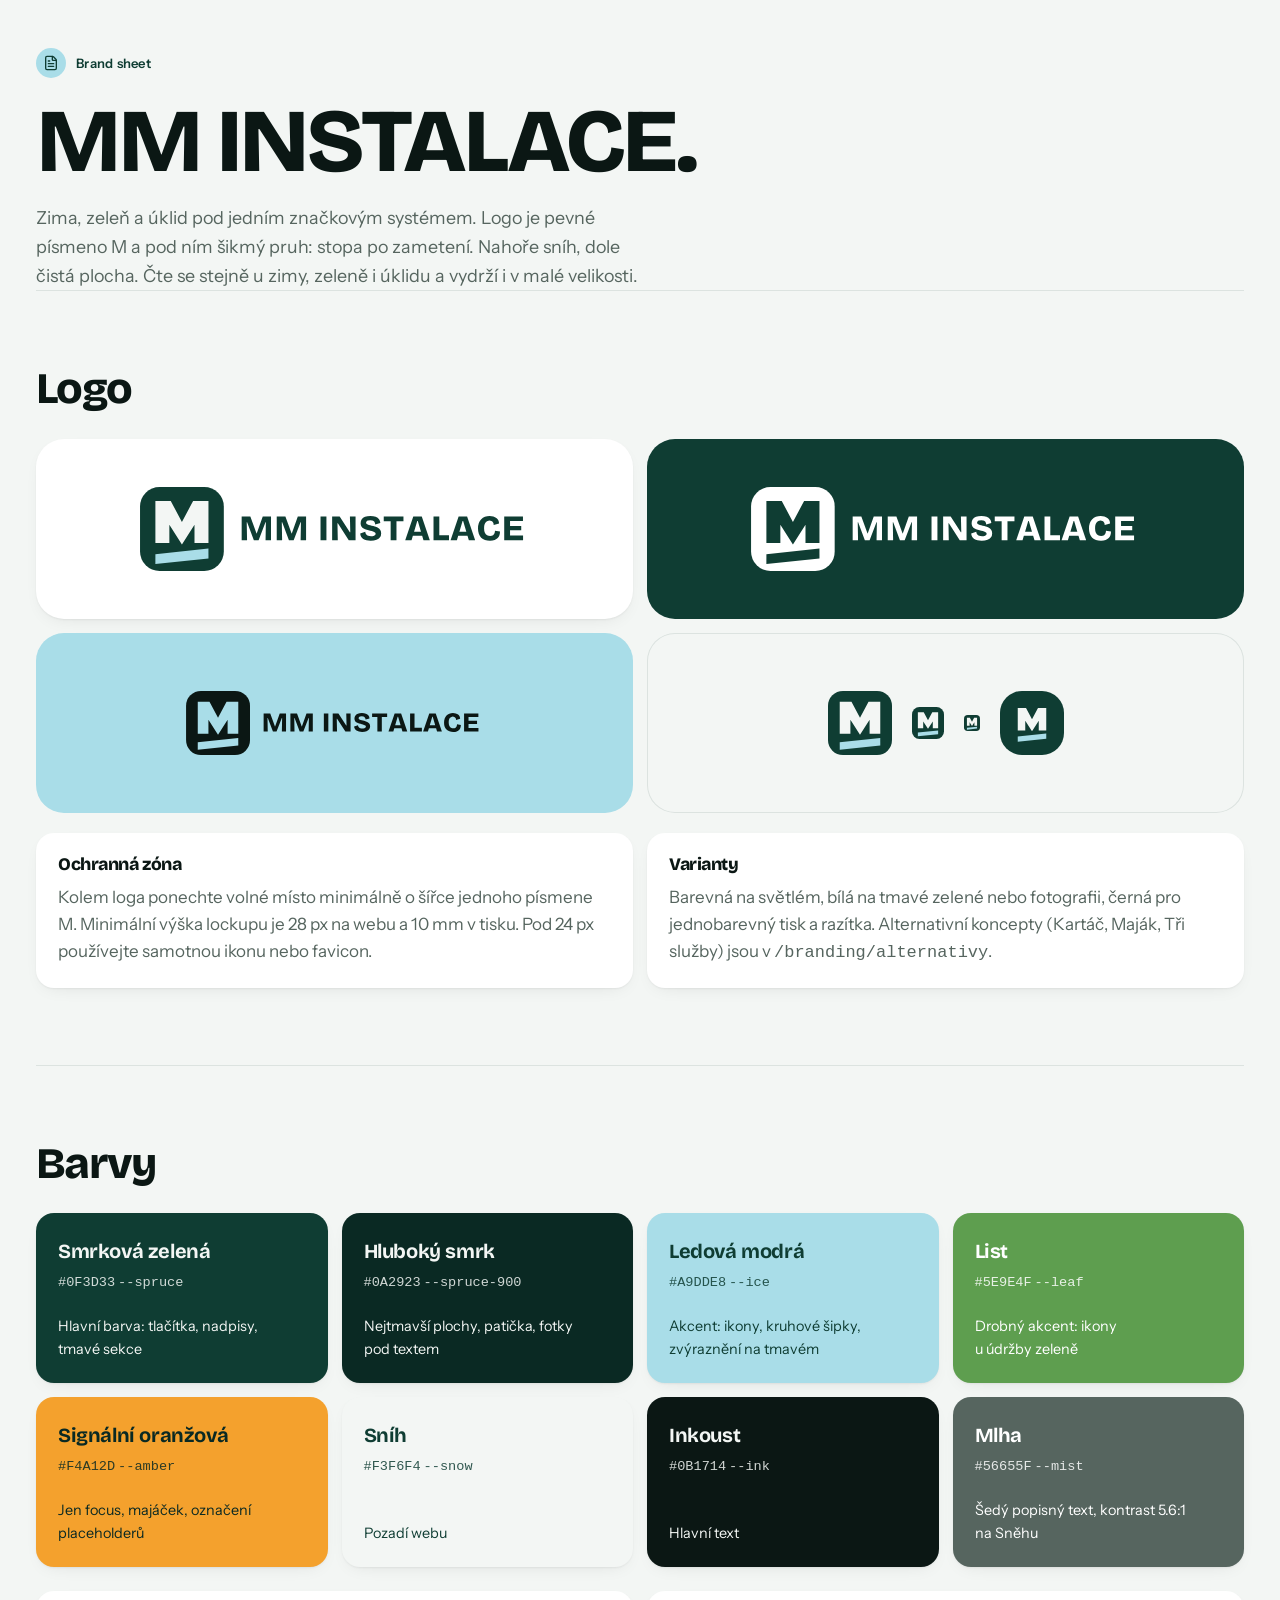
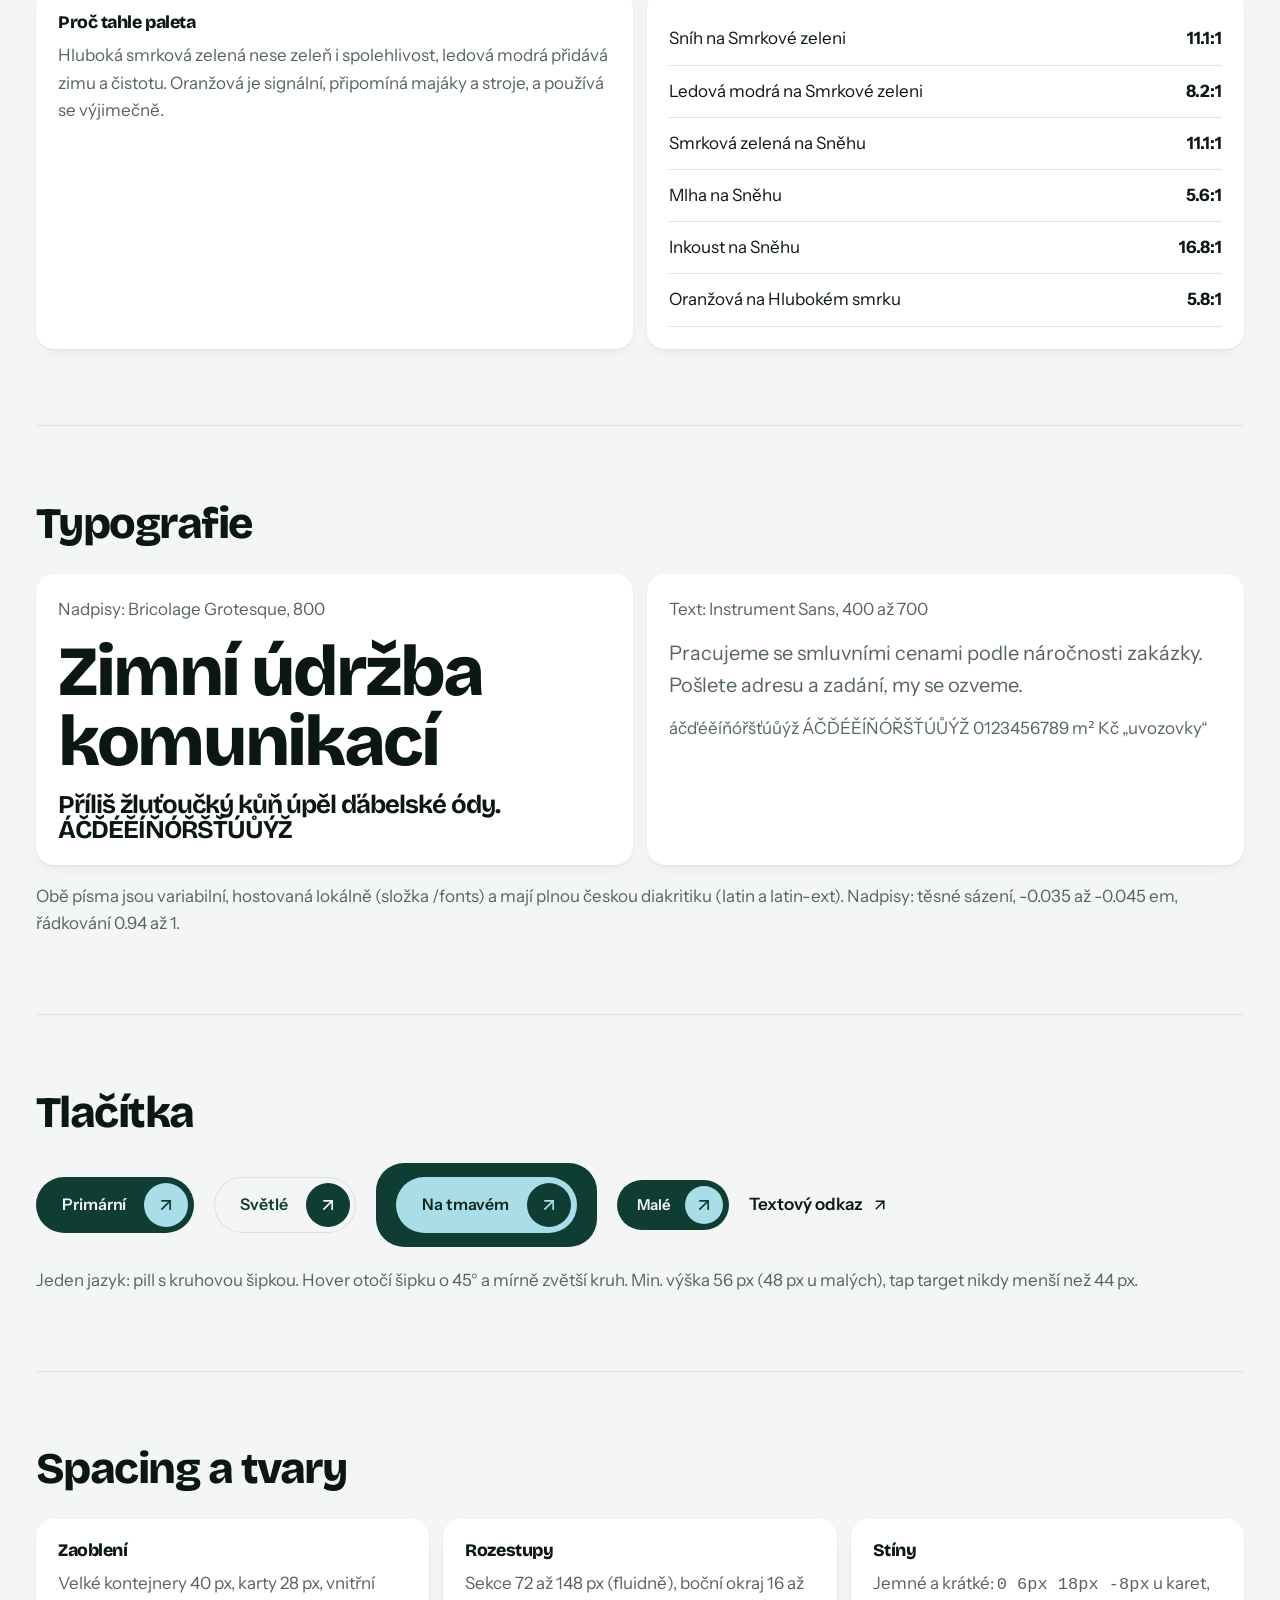
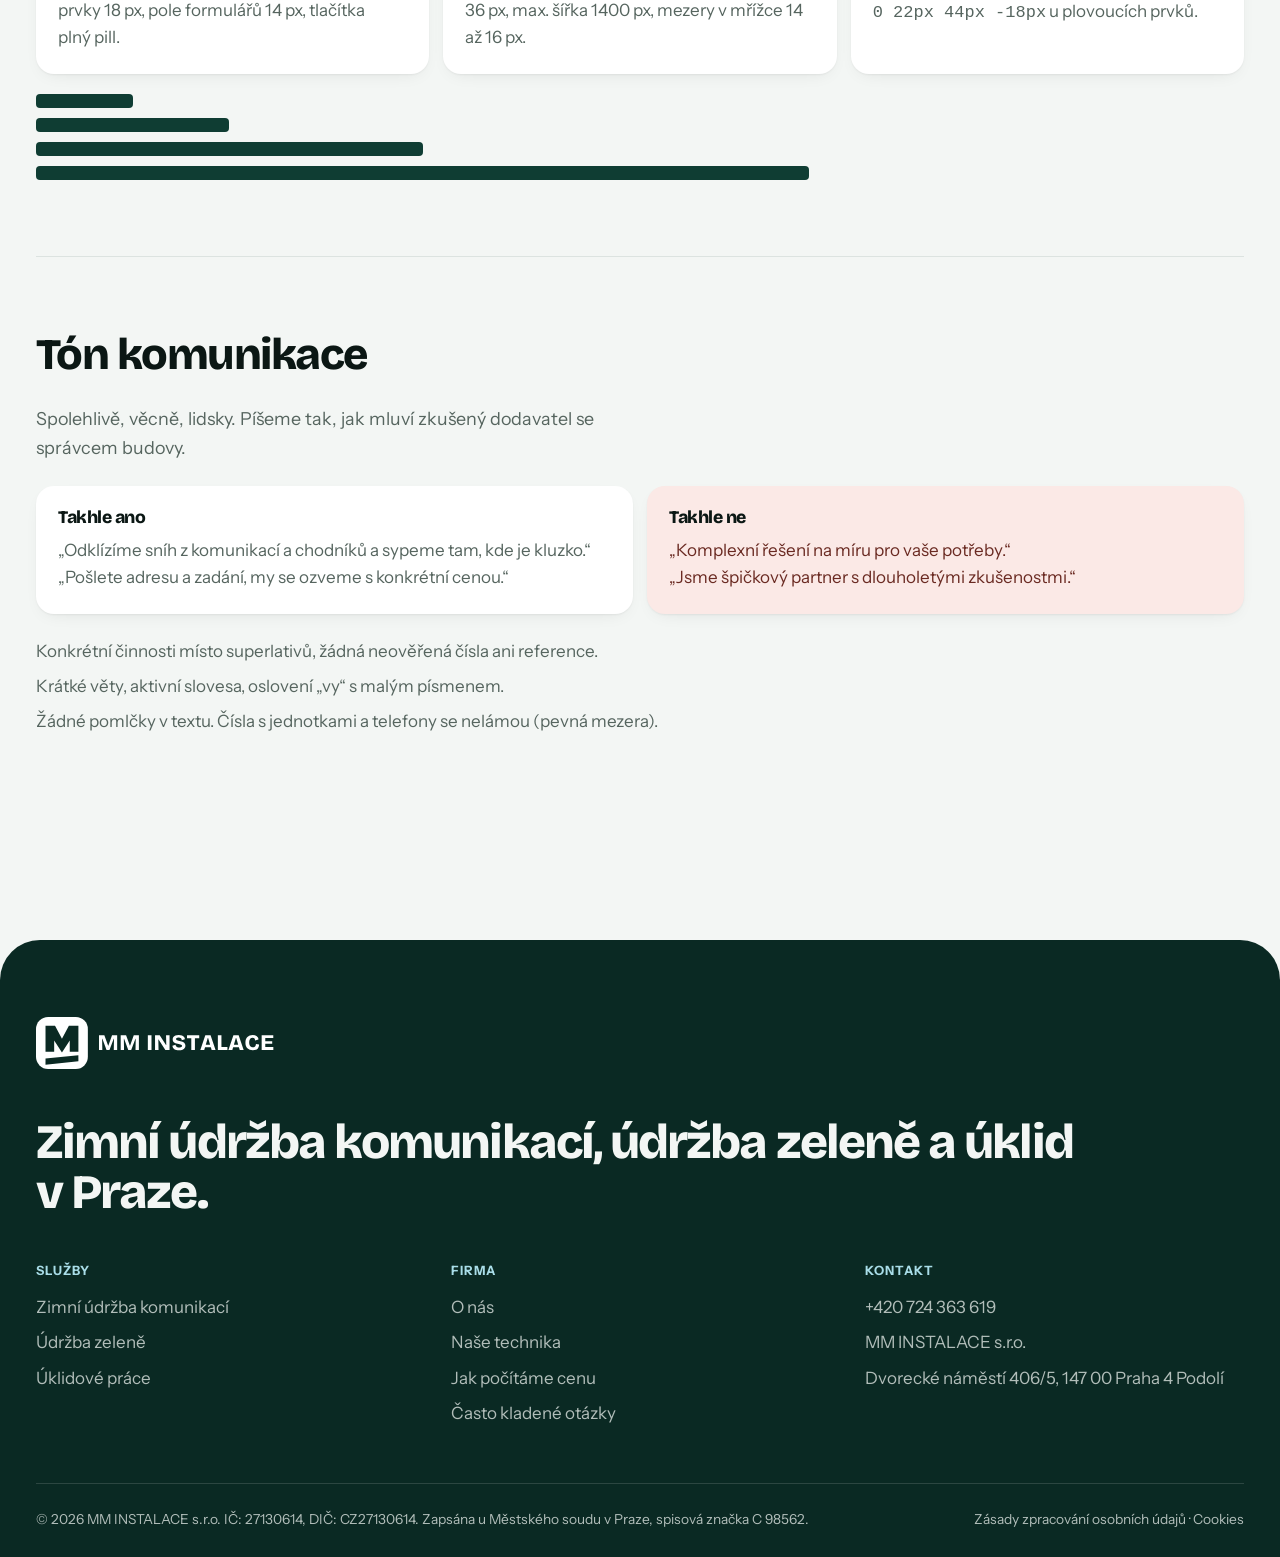
<file: brand.html>
<!doctype html>
<html lang="cs">
<head>
<meta charset="utf-8">
<meta name="viewport" content="width=device-width, initial-scale=1, viewport-fit=cover">
<title>Brand sheet | MM&nbsp;INSTALACE</title>
<meta name="description" content="Interní brand sheet: logo, barvy, písma, tlačítka, spacing a tón komunikace MM INSTALACE.">
<link rel="canonical" href="https://mminstalace.cz/brand.html">
<meta name="theme-color" content="#0F3D33">
<meta property="og:type" content="website"><meta property="og:locale" content="cs_CZ"><meta property="og:site_name" content="MM INSTALACE">
<meta property="og:title" content="Brand sheet | MM INSTALACE"><meta property="og:description" content="Interní brand sheet: logo, barvy, písma, tlačítka, spacing a tón komunikace MM INSTALACE."><meta property="og:url" content="https://mminstalace.cz/brand.html">
<meta property="og:image" content="https://mminstalace.cz/assets/og.jpg"><meta name="twitter:card" content="summary_large_image">
<link rel="icon" href="favicon.svg" type="image/svg+xml"><link rel="apple-touch-icon" href="assets/apple-touch-icon.png">
<link rel="preload" href="fonts/bricolage-grotesque-latin-wght-normal.woff2" as="font" type="font/woff2" crossorigin>
<link rel="preload" href="fonts/instrument-sans-latin-wght-normal.woff2" as="font" type="font/woff2" crossorigin>

<script>document.documentElement.classList.add('js')</script>
<link rel="stylesheet" href="css/styles.css">
<meta name="robots" content="noindex,nofollow">
<style>
.bs h2{font-size:clamp(1.8rem,3.4vw,2.8rem);margin-bottom:28px}
.bs section{padding-block:clamp(40px,6vw,88px);border-top:1px solid var(--line)}
.bs .grid{display:grid;gap:14px}
.panel{border-radius:var(--r-lg);padding:clamp(22px,3vw,40px);display:grid;place-items:center;min-height:180px}
.panel img{max-height:64px;width:auto}
.sw{border-radius:var(--r-md);padding:22px;min-height:170px;display:flex;flex-direction:column;justify-content:space-between;box-shadow:var(--shadow-sm)}
.sw b{font-family:var(--font-display);font-size:1.25rem;letter-spacing:-.02em}
.sw code{font-size:.85rem;opacity:.85}
.spec{font-family:var(--font-display);font-weight:800;letter-spacing:-.04em;line-height:1}
.row{display:flex;flex-wrap:wrap;gap:14px 20px;align-items:center}
.bar{height:14px;background:var(--spruce);border-radius:4px}
.do{background:var(--white);border-radius:var(--r-md);padding:22px;box-shadow:var(--shadow-sm)}
.do h3{font-size:1.1rem;margin-bottom:10px}
.do.no{background:#FBE9E6}
.do p{color:var(--mist)}
.do.no p{color:#6A2A22}
.do .spec{color:var(--ink)}
@media(min-width:760px){.g2{grid-template-columns:1fr 1fr}.g3{grid-template-columns:repeat(3,1fr)}.g4{grid-template-columns:repeat(4,1fr)}}
</style>
</head>
<body>
<svg width="0" height="0" style="position:absolute" aria-hidden="true" focusable="false"><defs><symbol id="i-snowflake" viewBox="0 0 24 24"><path d="m10 20-1.25-2.5L6 18" /> <path d="M10 4 8.75 6.5 6 6" /> <path d="m14 20 1.25-2.5L18 18" /> <path d="m14 4 1.25 2.5L18 6" /> <path d="m17 21-3-6h-4" /> <path d="m17 3-3 6 1.5 3" /> <path d="M2 12h6.5L10 9" /> <path d="m20 10-1.5 2 1.5 2" /> <path d="M22 12h-6.5L14 15" /> <path d="m4 10 1.5 2L4 14" /> <path d="m7 21 3-6-1.5-3" /> <path d="m7 3 3 6h4" /></symbol><symbol id="i-tree-pine" viewBox="0 0 24 24"><path d="m17 14 3 3.3a1 1 0 0 1-.7 1.7H4.7a1 1 0 0 1-.7-1.7L7 14h-.3a1 1 0 0 1-.7-1.7L9 9h-.2A1 1 0 0 1 8 7.3L12 3l4 4.3a1 1 0 0 1-.8 1.7H15l3 3.3a1 1 0 0 1-.7 1.7H17Z" /> <path d="M12 22v-3" /></symbol><symbol id="i-spray-can" viewBox="0 0 24 24"><path d="M3 3h.01" /> <path d="M7 5h.01" /> <path d="M11 7h.01" /> <path d="M3 7h.01" /> <path d="M7 9h.01" /> <path d="M3 11h.01" /> <rect width="4" height="4" x="15" y="5" /> <path d="m19 9 2 2v10c0 .6-.4 1-1 1h-6c-.6 0-1-.4-1-1V11l2-2" /> <path d="m13 14 8-2" /> <path d="m13 19 8-2" /></symbol><symbol id="i-phone" viewBox="0 0 24 24"><path d="M13.832 16.568a1 1 0 0 0 1.213-.303l.355-.465A2 2 0 0 1 17 15h3a2 2 0 0 1 2 2v3a2 2 0 0 1-2 2A18 18 0 0 1 2 4a2 2 0 0 1 2-2h3a2 2 0 0 1 2 2v3a2 2 0 0 1-.8 1.6l-.468.351a1 1 0 0 0-.292 1.233 14 14 0 0 0 6.392 6.384" /></symbol><symbol id="i-mail" viewBox="0 0 24 24"><path d="m22 7-8.991 5.727a2 2 0 0 1-2.009 0L2 7" /> <rect x="2" y="4" width="20" height="16" rx="2" /></symbol><symbol id="i-map-pin" viewBox="0 0 24 24"><path d="M20 10c0 4.993-5.539 10.193-7.399 11.799a1 1 0 0 1-1.202 0C9.539 20.193 4 14.993 4 10a8 8 0 0 1 16 0" /> <circle cx="12" cy="10" r="3" /></symbol><symbol id="i-arrow-up-right" viewBox="0 0 24 24"><path d="M7 7h10v10" /> <path d="M7 17 17 7" /></symbol><symbol id="i-arrow-right" viewBox="0 0 24 24"><path d="M5 12h14" /> <path d="m12 5 7 7-7 7" /></symbol><symbol id="i-check" viewBox="0 0 24 24"><path d="M20 6 9 17l-5-5" /></symbol><symbol id="i-plus" viewBox="0 0 24 24"><path d="M5 12h14" /> <path d="M12 5v14" /></symbol><symbol id="i-chevrons-left-right" viewBox="0 0 24 24"><path d="m9 7-5 5 5 5" /> <path d="m15 7 5 5-5 5" /></symbol><symbol id="i-ruler" viewBox="0 0 24 24"><path d="M21.3 15.3a2.4 2.4 0 0 1 0 3.4l-2.6 2.6a2.4 2.4 0 0 1-3.4 0L2.7 8.7a2.41 2.41 0 0 1 0-3.4l2.6-2.6a2.41 2.41 0 0 1 3.4 0Z" /> <path d="m14.5 12.5 2-2" /> <path d="m11.5 9.5 2-2" /> <path d="m8.5 6.5 2-2" /> <path d="m17.5 15.5 2-2" /></symbol><symbol id="i-repeat" viewBox="0 0 24 24"><path d="m17 2 4 4-4 4" /> <path d="M3 11v-1a4 4 0 0 1 4-4h14" /> <path d="m7 22-4-4 4-4" /> <path d="M21 13v1a4 4 0 0 1-4 4H3" /></symbol><symbol id="i-route" viewBox="0 0 24 24"><circle cx="6" cy="19" r="3" /> <path d="M9 19h8.5a3.5 3.5 0 0 0 0-7h-11a3.5 3.5 0 0 1 0-7H15" /> <circle cx="18" cy="5" r="3" /></symbol><symbol id="i-building-2" viewBox="0 0 24 24"><path d="M10 12h4" /> <path d="M10 8h4" /> <path d="M14 21v-3a2 2 0 0 0-4 0v3" /> <path d="M6 10H4a2 2 0 0 0-2 2v7a2 2 0 0 0 2 2h16a2 2 0 0 0 2-2V9a2 2 0 0 0-2-2h-2" /> <path d="M6 21V5a2 2 0 0 1 2-2h8a2 2 0 0 1 2 2v16" /></symbol><symbol id="i-clipboard-list" viewBox="0 0 24 24"><rect width="8" height="4" x="8" y="2" rx="1" ry="1" /> <path d="M16 4h2a2 2 0 0 1 2 2v14a2 2 0 0 1-2 2H6a2 2 0 0 1-2-2V6a2 2 0 0 1 2-2h2" /> <path d="M12 11h4" /> <path d="M12 16h4" /> <path d="M8 11h.01" /> <path d="M8 16h.01" /></symbol><symbol id="i-handshake" viewBox="0 0 24 24"><path d="m11 17 2 2a1 1 0 1 0 3-3" /> <path d="m14 14 2.5 2.5a1 1 0 1 0 3-3l-3.88-3.88a3 3 0 0 0-4.24 0l-.88.88a1 1 0 1 1-3-3l2.81-2.81a5.79 5.79 0 0 1 7.06-.87l.47.28a2 2 0 0 0 1.42.25L21 4" /> <path d="m21 3 1 11h-2" /> <path d="M3 3 2 14l6.5 6.5a1 1 0 1 0 3-3" /> <path d="M3 4h8" /></symbol><symbol id="i-truck" viewBox="0 0 24 24"><path d="M14 18V6a2 2 0 0 0-2-2H4a2 2 0 0 0-2 2v11a1 1 0 0 0 1 1h2" /> <path d="M15 18H9" /> <path d="M19 18h2a1 1 0 0 0 1-1v-3.65a1 1 0 0 0-.22-.624l-3.48-4.35A1 1 0 0 0 17.52 8H14" /> <circle cx="17" cy="18" r="2" /> <circle cx="7" cy="18" r="2" /></symbol><symbol id="i-shield-check" viewBox="0 0 24 24"><path d="M20 13c0 5-3.5 7.5-7.66 8.95a1 1 0 0 1-.67-.01C7.5 20.5 4 18 4 13V6a1 1 0 0 1 1-1c2 0 4.5-1.2 6.24-2.72a1.17 1.17 0 0 1 1.52 0C14.51 3.81 17 5 19 5a1 1 0 0 1 1 1z" /> <path d="m9 12 2 2 4-4" /></symbol><symbol id="i-phone-call" viewBox="0 0 24 24"><path d="M13 2a9 9 0 0 1 9 9" /> <path d="M13 6a5 5 0 0 1 5 5" /> <path d="M13.832 16.568a1 1 0 0 0 1.213-.303l.355-.465A2 2 0 0 1 17 15h3a2 2 0 0 1 2 2v3a2 2 0 0 1-2 2A18 18 0 0 1 2 4a2 2 0 0 1 2-2h3a2 2 0 0 1 2 2v3a2 2 0 0 1-.8 1.6l-.468.351a1 1 0 0 0-.292 1.233 14 14 0 0 0 6.392 6.384" /></symbol><symbol id="i-send" viewBox="0 0 24 24"><path d="M14.536 21.686a.5.5 0 0 0 .937-.024l6.5-19a.496.496 0 0 0-.635-.635l-19 6.5a.5.5 0 0 0-.024.937l7.93 3.18a2 2 0 0 1 1.112 1.11z" /> <path d="m21.854 2.147-10.94 10.939" /></symbol><symbol id="i-scissors" viewBox="0 0 24 24"><circle cx="6" cy="6" r="3" /> <path d="M8.12 8.12 12 12" /> <path d="M20 4 8.12 15.88" /> <circle cx="6" cy="18" r="3" /> <path d="M14.8 14.8 20 20" /></symbol><symbol id="i-tractor" viewBox="0 0 24 24"><path d="m10 11 11 .9a1 1 0 0 1 .8 1.1l-.665 4.158a1 1 0 0 1-.988.842H20" /> <path d="M16 18h-5" /> <path d="M18 5a1 1 0 0 0-1 1v5.573" /> <path d="M3 4h8.129a1 1 0 0 1 .99.863L13 11.246" /> <path d="M4 11V4" /> <path d="M7 15h.01" /> <path d="M8 10.1V4" /> <circle cx="18" cy="18" r="2" /> <circle cx="7" cy="15" r="5" /></symbol><symbol id="i-sprout" viewBox="0 0 24 24"><path d="M14 9.536V7a4 4 0 0 1 4-4h1.5a.5.5 0 0 1 .5.5V5a4 4 0 0 1-4 4 4 4 0 0 0-4 4c0 2 1 3 1 5a5 5 0 0 1-1 3" /> <path d="M4 9a5 5 0 0 1 8 4 5 5 0 0 1-8-4" /> <path d="M5 21h14" /></symbol><symbol id="i-calendar-check" viewBox="0 0 24 24"><path d="M8 2v3" /> <path d="M16 2v3" /> <rect x="3" y="3" width="18" height="18" rx="2" /> <path d="M3 9h18" /> <path d="m9 15 2 2 4-4" /></symbol><symbol id="i-file-text" viewBox="0 0 24 24"><path d="M6 22a2 2 0 0 1-2-2V4a2 2 0 0 1 2-2h8a2.4 2.4 0 0 1 1.704.706l3.588 3.588A2.4 2.4 0 0 1 20 8v12a2 2 0 0 1-2 2z" /> <path d="M14 2v5a1 1 0 0 0 1 1h5" /> <path d="M10 9H8" /> <path d="M16 13H8" /> <path d="M16 17H8" /></symbol><symbol id="i-clock" viewBox="0 0 24 24"><circle cx="12" cy="12" r="10" /> <path d="M12 6v6l4 2" /></symbol><symbol id="i-brush-cleaning" viewBox="0 0 24 24"><path d="m16 22-1-4" /> <path d="M19 14a1 1 0 0 0 1-1v-1a2 2 0 0 0-2-2h-3a1 1 0 0 1-1-1V4a2 2 0 0 0-4 0v5a1 1 0 0 1-1 1H6a2 2 0 0 0-2 2v1a1 1 0 0 0 1 1" /> <path d="M19 14H5l-1.973 6.767A1 1 0 0 0 4 22h16a1 1 0 0 0 .973-1.233z" /> <path d="m8 22 1-4" /></symbol><symbol id="i-wrench" viewBox="0 0 24 24"><path d="M14.7 6.3a1 1 0 0 0 0 1.4l1.6 1.6a1 1 0 0 0 1.4 0l3.106-3.105c.32-.322.863-.22.983.218a6 6 0 0 1-8.259 7.057l-7.91 7.91a1 1 0 0 1-2.999-3l7.91-7.91a6 6 0 0 1 7.057-8.259c.438.12.54.662.219.984z" /></symbol></defs></svg><main id="obsah" class="bs"><div class="wrap" style="padding-top:48px">
<p class="eyebrow"><span class="eyebrow__ico"><svg class="icon" aria-hidden="true"><use href="#i-file-text"/></svg></span>Brand sheet</p>
<h1 style="font-size:clamp(2.6rem,7vw,5.6rem);margin-bottom:20px">MM&nbsp;INSTALACE.</h1>
<p class="lead">Zima, zeleň a&nbsp;úklid pod jedním značkovým systémem. Logo je pevné písmeno M a&nbsp;pod ním šikmý pruh: stopa po zametení. Nahoře sníh, dole čistá plocha. Čte se stejně u&nbsp;zimy, zeleně i&nbsp;úklidu a&nbsp;vydrží i&nbsp;v&nbsp;malé velikosti.</p>

<section><h2>Logo</h2>
<div class="grid g2">
<div class="panel" style="background:var(--white);box-shadow:var(--shadow-sm)"><img src="branding/logo/mm-instalace-color.svg" alt="Logo, barevná varianta" style="max-height:84px"></div>
<div class="panel" style="background:var(--spruce)"><img src="branding/logo/mm-instalace-mono-white.svg" alt="Logo, bílá varianta na tmavém" style="max-height:84px"></div>
<div class="panel" style="background:var(--ice)"><img src="branding/logo/mm-instalace-mono-black.svg" alt="Logo, černá varianta na světlém"></div>
<div class="panel" style="background:var(--snow);box-shadow:inset 0 0 0 1px var(--line)"><div class="row"><img src="branding/logo/mm-ikona-color.svg" alt="Ikona" style="height:96px"><img src="branding/logo/favicon.svg" alt="Favicon" style="height:32px"><img src="branding/logo/favicon.svg" alt="Favicon malý" style="height:16px"><img src="branding/logo/app-icon.svg" alt="App ikona" style="height:96px;border-radius:22px"></div></div>
</div>
<div class="grid g2" style="margin-top:20px"><div class="do"><h3>Ochranná zóna</h3><p>Kolem loga ponechte volné místo minimálně o&nbsp;šířce jednoho písmene M. Minimální výška lockupu je 28 px na webu a&nbsp;10 mm v&nbsp;tisku. Pod 24 px používejte samotnou ikonu nebo favicon.</p></div><div class="do"><h3>Varianty</h3><p>Barevná na světlém, bílá na tmavé zelené nebo fotografii, černá pro jednobarevný tisk a&nbsp;razítka. Alternativní koncepty (Kartáč, Maják, Tři služby) jsou v <code>/branding/alternativy</code>.</p></div></div>
</section>

<section><h2>Barvy</h2><div class="grid g4"><div class="sw" style="background:var(--spruce);color:#F3F6F4"><div><b>Smrková zelená</b><br><code>#0F3D33</code> <code>--spruce</code></div><p style="font-size:.9rem">Hlavní barva: tlačítka, nadpisy, tmavé sekce</p></div><div class="sw" style="background:var(--spruce-900);color:#F3F6F4"><div><b>Hluboký smrk</b><br><code>#0A2923</code> <code>--spruce-900</code></div><p style="font-size:.9rem">Nejtmavší plochy, patička, fotky pod textem</p></div><div class="sw" style="background:var(--ice);color:#0F3D33"><div><b>Ledová modrá</b><br><code>#A9DDE8</code> <code>--ice</code></div><p style="font-size:.9rem">Akcent: ikony, kruhové šipky, zvýraznění na tmavém</p></div><div class="sw" style="background:var(--leaf);color:#FFFFFF"><div><b>List</b><br><code>#5E9E4F</code> <code>--leaf</code></div><p style="font-size:.9rem">Drobný akcent: ikony u&nbsp;údržby zeleně</p></div><div class="sw" style="background:var(--amber);color:#0A2923"><div><b>Signální oranžová</b><br><code>#F4A12D</code> <code>--amber</code></div><p style="font-size:.9rem">Jen focus, majáček, označení placeholderů</p></div><div class="sw" style="background:var(--snow);color:#0F3D33"><div><b>Sníh</b><br><code>#F3F6F4</code> <code>--snow</code></div><p style="font-size:.9rem">Pozadí webu</p></div><div class="sw" style="background:var(--ink);color:#F3F6F4"><div><b>Inkoust</b><br><code>#0B1714</code> <code>--ink</code></div><p style="font-size:.9rem">Hlavní text</p></div><div class="sw" style="background:var(--mist);color:#FFFFFF"><div><b>Mlha</b><br><code>#56655F</code> <code>--mist</code></div><p style="font-size:.9rem">Šedý popisný text, kontrast 5.6:1 na Sněhu</p></div></div>
<div class="grid g2" style="margin-top:24px"><div class="do"><h3>Proč tahle paleta</h3><p>Hluboká smrková zelená nese zeleň i&nbsp;spolehlivost, ledová modrá přidává zimu a&nbsp;čistotu. Oranžová je signální, připomíná majáky a&nbsp;stroje, a&nbsp;používá se výjimečně.</p></div><ul class="do"><li class='row' style='justify-content:space-between;padding:12px 0;border-bottom:1px solid var(--line)'><span>Sníh na Smrkové zeleni</span><b>11.1:1</b></li><li class='row' style='justify-content:space-between;padding:12px 0;border-bottom:1px solid var(--line)'><span>Ledová modrá na Smrkové zeleni</span><b>8.2:1</b></li><li class='row' style='justify-content:space-between;padding:12px 0;border-bottom:1px solid var(--line)'><span>Smrková zelená na Sněhu</span><b>11.1:1</b></li><li class='row' style='justify-content:space-between;padding:12px 0;border-bottom:1px solid var(--line)'><span>Mlha na Sněhu</span><b>5.6:1</b></li><li class='row' style='justify-content:space-between;padding:12px 0;border-bottom:1px solid var(--line)'><span>Inkoust na Sněhu</span><b>16.8:1</b></li><li class='row' style='justify-content:space-between;padding:12px 0;border-bottom:1px solid var(--line)'><span>Oranžová na Hlubokém smrku</span><b>5.8:1</b></li></ul></div></section>

<section><h2>Typografie</h2>
<div class="grid g2"><div class="do"><p class="muted">Nadpisy: Bricolage Grotesque, 800</p><p class="spec" style="font-size:clamp(2.4rem,6vw,4.4rem);margin:14px 0">Zimní údržba komunikací</p><p class="spec" style="font-size:1.6rem;font-weight:700">Příliš žluťoučký kůň úpěl ďábelské ódy. ÁČĎÉĚÍŇÓŘŠŤÚŮÝŽ</p></div>
<div class="do"><p class="muted">Text: Instrument Sans, 400 až 700</p><p style="font-size:1.25rem;margin:14px 0">Pracujeme se smluvními cenami podle náročnosti zakázky. Pošlete adresu a&nbsp;zadání, my se ozveme.</p><p>áčďéěíňóřšťúůýž ÁČĎÉĚÍŇÓŘŠŤÚŮÝŽ 0123456789&nbsp;m² Kč „uvozovky“</p></div></div>
<p class="muted" style="margin-top:18px">Obě písma jsou variabilní, hostovaná lokálně (složka /fonts) a&nbsp;mají plnou českou diakritiku (latin a&nbsp;latin-ext). Nadpisy: těsné sázení, -0.035 až -0.045 em, řádkování 0.94 až 1.</p></section>

<section><h2>Tlačítka</h2>
<div class="row" style="margin-bottom:20px"><a class="btn " href="#">Primární<span class="btn__ico"><svg class="icon" aria-hidden="true"><use href="#i-arrow-up-right"/></svg></span></a><a class="btn btn--light" href="#" style="box-shadow:inset 0 0 0 1px var(--line)">Světlé<span class="btn__ico"><svg class="icon" aria-hidden="true"><use href="#i-arrow-up-right"/></svg></span></a><span class="panel" style="background:var(--spruce);min-height:0;padding:14px 20px;display:inline-flex"><a class="btn btn--ice" href="#">Na tmavém<span class="btn__ico"><svg class="icon" aria-hidden="true"><use href="#i-arrow-up-right"/></svg></span></a></span><a class="btn btn--sm" href="#">Malé<span class="btn__ico"><svg class="icon" aria-hidden="true"><use href="#i-arrow-up-right"/></svg></span></a><a class="link-arrow" href="#">Textový odkaz<svg class="icon" aria-hidden="true"><use href="#i-arrow-up-right"/></svg></a></div>
<p class="muted">Jeden jazyk: pill s&nbsp;kruhovou šipkou. Hover otočí šipku o&nbsp;45° a&nbsp;mírně zvětší kruh. Min. výška 56 px (48 px u&nbsp;malých), tap target nikdy menší než 44 px.</p></section>

<section><h2>Spacing a&nbsp;tvary</h2>
<div class="grid g3"><div class="do"><h3>Zaoblení</h3><p>Velké kontejnery 40 px, karty 28 px, vnitřní prvky 18 px, pole formulářů 14 px, tlačítka plný pill.</p></div><div class="do"><h3>Rozestupy</h3><p>Sekce 72 až 148 px (fluidně), boční okraj 16 až 36 px, max. šířka 1400 px, mezery v&nbsp;mřížce 14 až 16 px.</p></div><div class="do"><h3>Stíny</h3><p>Jemné a&nbsp;krátké: <code>0 6px 18px -8px</code> u&nbsp;karet, <code>0 22px 44px -18px</code> u&nbsp;plovoucích prvků.</p></div></div>
<div style="display:grid;gap:10px;margin-top:20px"><div class="bar" style="width:8%"></div><div class="bar" style="width:16%"></div><div class="bar" style="width:32%"></div><div class="bar" style="width:64%"></div></div></section>

<section><h2>Tón komunikace</h2>
<p class="lead" style="margin-bottom:24px">Spolehlivě, věcně, lidsky. Píšeme tak, jak mluví zkušený dodavatel se správcem budovy.</p>
<div class="grid g2"><div class="do"><h3>Takhle ano</h3><p>„Odklízíme sníh z&nbsp;komunikací a&nbsp;chodníků a&nbsp;sypeme tam, kde je kluzko.“<br>„Pošlete adresu a&nbsp;zadání, my se ozveme s&nbsp;konkrétní cenou.“</p></div>
<div class="do no"><h3>Takhle ne</h3><p>„Komplexní řešení na míru pro vaše potřeby.“<br>„Jsme špičkový partner s&nbsp;dlouholetými zkušenostmi.“</p></div></div>
<ul style="margin-top:24px;display:grid;gap:8px;color:var(--mist)"><li>Konkrétní činnosti místo superlativů, žádná neověřená čísla ani reference.</li><li>Krátké věty, aktivní slovesa, oslovení „vy“ s&nbsp;malým písmenem.</li><li>Žádné pomlčky v&nbsp;textu. Čísla s&nbsp;jednotkami a&nbsp;telefony se nelámou (pevná mezera).</li></ul></section>
</div></main><footer class="footer"><div class="wrap">
<div class="footer__top"><a class="footer__logo" href="index.html" aria-label="MM INSTALACE, úvodní strana"><img src="branding/logo/mm-instalace-mono-white.svg" width="241" height="52" alt="MM INSTALACE"></a></div>
<p class="footer__big">Zimní údržba komunikací, údržba zeleně a&nbsp;úklid v&nbsp;Praze.</p>
<div class="footer__cols">
<div><h4>Služby</h4><ul><li><a href="zimni-udrzba-komunikaci.html">Zimní údržba komunikací</a></li><li><a href="udrzba-zelene.html">Údržba zeleně</a></li><li><a href="uklid-bytovych-domu-a-firem.html">Úklidové práce</a></li></ul></div>
<div><h4>Firma</h4><ul><li><a href="index.html#o-nas">O&nbsp;nás</a></li><li><a href="index.html#technika">Naše technika</a></li><li><a href="index.html#cena">Jak počítáme cenu</a></li><li><a href="index.html#faq">Často kladené otázky</a></li></ul></div>
<div><h4>Kontakt</h4><ul><li><a href="tel:+420724363619">+420&nbsp;724&nbsp;363&nbsp;619</a></li><li>MM&nbsp;INSTALACE&nbsp;s.r.o.</li><li>Dvorecké náměstí 406/5, 147 00 Praha 4 Podolí</li></ul></div>
</div>
<div class="footer__legal"><span>© 2026 MM&nbsp;INSTALACE&nbsp;s.r.o. IČ:&nbsp;27130614, DIČ:&nbsp;CZ27130614. Zapsána u&nbsp;Městského soudu v&nbsp;Praze, spisová značka C 98562.</span><span><a href="zasady-zpracovani-osobnich-udaju.html">Zásady zpracování osobních údajů</a> · <a href="cookies.html">Cookies</a></span></div>
</div></footer><script src="js/config.js"></script>
<script>
/* Skripty se načtou až po vykreslení stránky (lepší LCP a TBT). Hero se animuje čistě v CSS. */
(function(){function l(s,c){var e=document.createElement('script');e.src=s;e.async=false;if(c)e.onload=c;document.body.appendChild(e);}
function go(){l('js/vendor/gsap.min.js');l('js/vendor/ScrollTrigger.min.js');l('js/main.js');}
if(document.readyState==='complete'){go();}else{window.addEventListener('load',function(){(window.requestIdleCallback||function(f){setTimeout(f,60)})(go);});}})();
</script>
</body></html>
</file>
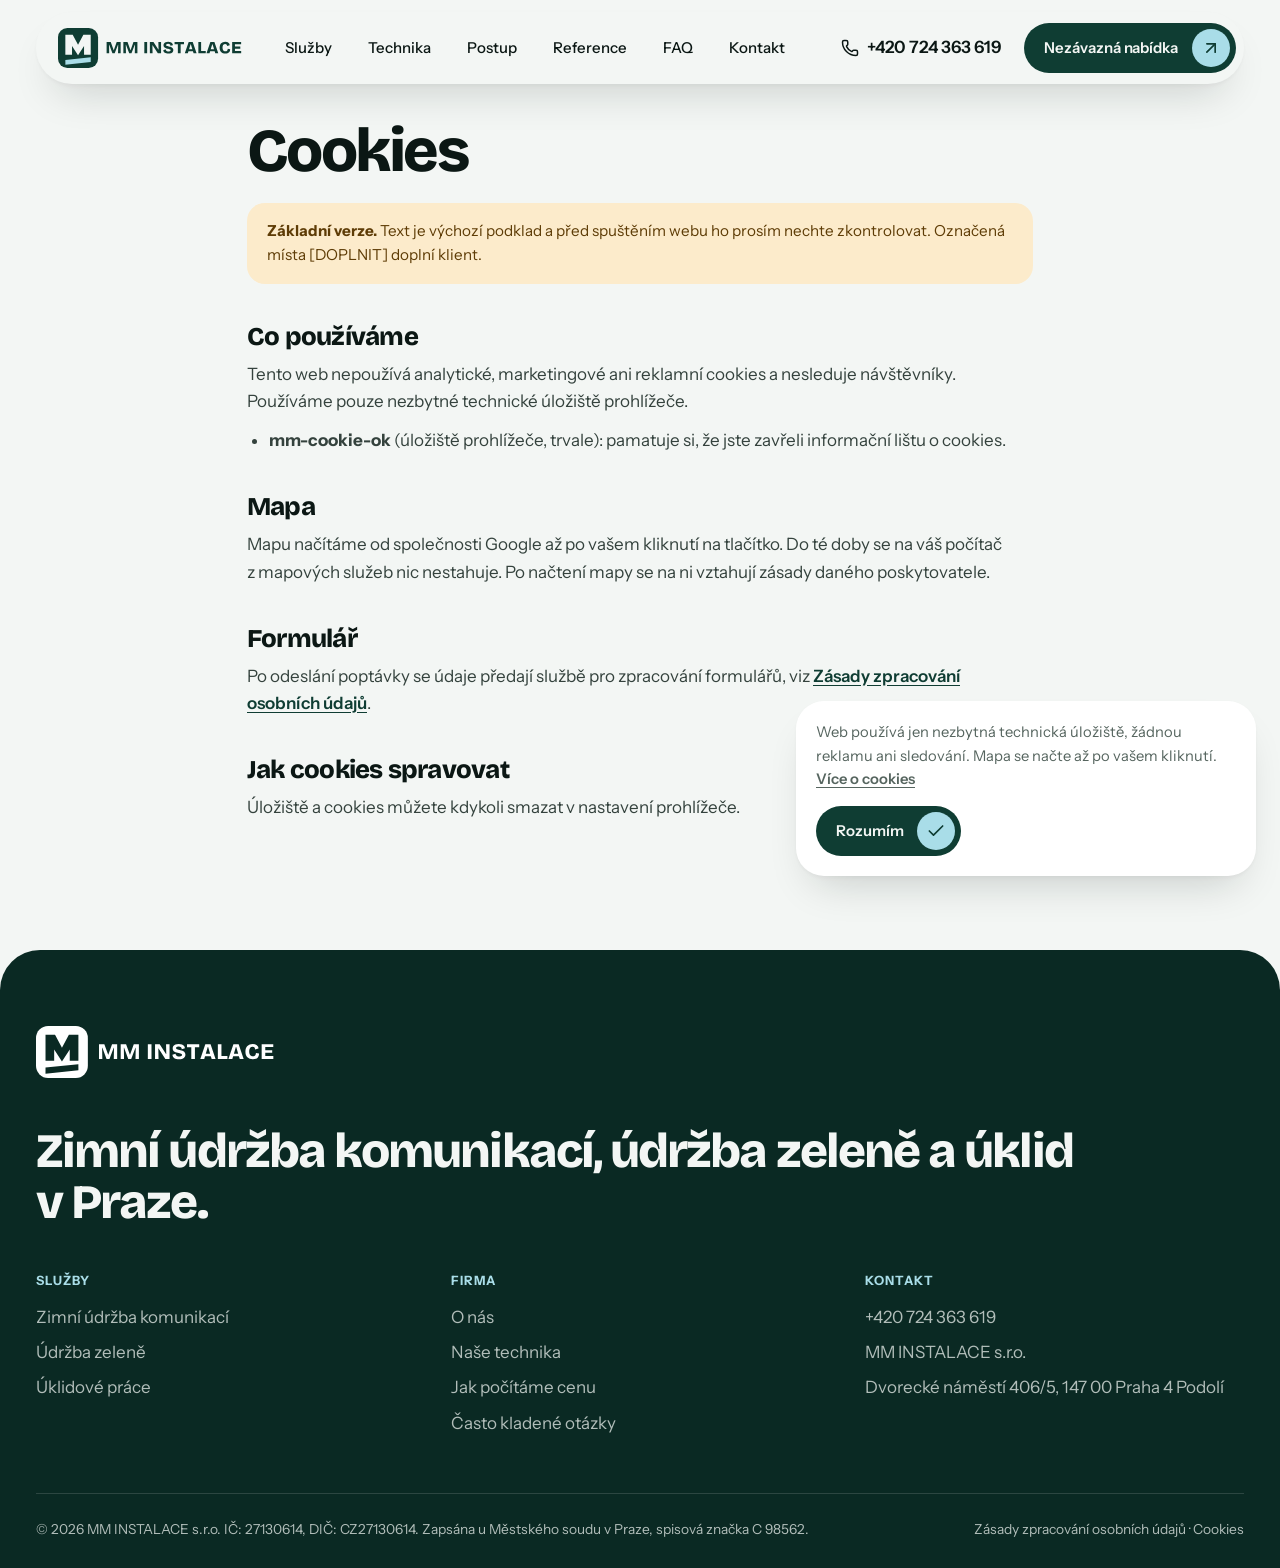
<file: cookies.html>
<!doctype html>
<html lang="cs">
<head>
<meta charset="utf-8">
<meta name="viewport" content="width=device-width, initial-scale=1, viewport-fit=cover">
<title>Cookies | MM&nbsp;INSTALACE</title>
<meta name="description" content="Přehled cookies a technických úložišť, která web MM INSTALACE používá.">
<link rel="canonical" href="https://mminstalace.cz/cookies.html">
<meta name="theme-color" content="#0F3D33">
<meta property="og:type" content="website"><meta property="og:locale" content="cs_CZ"><meta property="og:site_name" content="MM INSTALACE">
<meta property="og:title" content="Cookies | MM INSTALACE"><meta property="og:description" content="Přehled cookies a technických úložišť, která web MM INSTALACE používá."><meta property="og:url" content="https://mminstalace.cz/cookies.html">
<meta property="og:image" content="https://mminstalace.cz/assets/og.jpg"><meta name="twitter:card" content="summary_large_image">
<link rel="icon" href="favicon.svg" type="image/svg+xml"><link rel="apple-touch-icon" href="assets/apple-touch-icon.png">
<link rel="preload" href="fonts/bricolage-grotesque-latin-wght-normal.woff2" as="font" type="font/woff2" crossorigin>
<link rel="preload" href="fonts/instrument-sans-latin-wght-normal.woff2" as="font" type="font/woff2" crossorigin>

<script>document.documentElement.classList.add('js')</script>
<link rel="stylesheet" href="css/styles.css">
<meta name="robots" content="noindex,follow">
</head>
<body>
<svg width="0" height="0" style="position:absolute" aria-hidden="true" focusable="false"><defs><symbol id="i-snowflake" viewBox="0 0 24 24"><path d="m10 20-1.25-2.5L6 18" /> <path d="M10 4 8.75 6.5 6 6" /> <path d="m14 20 1.25-2.5L18 18" /> <path d="m14 4 1.25 2.5L18 6" /> <path d="m17 21-3-6h-4" /> <path d="m17 3-3 6 1.5 3" /> <path d="M2 12h6.5L10 9" /> <path d="m20 10-1.5 2 1.5 2" /> <path d="M22 12h-6.5L14 15" /> <path d="m4 10 1.5 2L4 14" /> <path d="m7 21 3-6-1.5-3" /> <path d="m7 3 3 6h4" /></symbol><symbol id="i-tree-pine" viewBox="0 0 24 24"><path d="m17 14 3 3.3a1 1 0 0 1-.7 1.7H4.7a1 1 0 0 1-.7-1.7L7 14h-.3a1 1 0 0 1-.7-1.7L9 9h-.2A1 1 0 0 1 8 7.3L12 3l4 4.3a1 1 0 0 1-.8 1.7H15l3 3.3a1 1 0 0 1-.7 1.7H17Z" /> <path d="M12 22v-3" /></symbol><symbol id="i-spray-can" viewBox="0 0 24 24"><path d="M3 3h.01" /> <path d="M7 5h.01" /> <path d="M11 7h.01" /> <path d="M3 7h.01" /> <path d="M7 9h.01" /> <path d="M3 11h.01" /> <rect width="4" height="4" x="15" y="5" /> <path d="m19 9 2 2v10c0 .6-.4 1-1 1h-6c-.6 0-1-.4-1-1V11l2-2" /> <path d="m13 14 8-2" /> <path d="m13 19 8-2" /></symbol><symbol id="i-phone" viewBox="0 0 24 24"><path d="M13.832 16.568a1 1 0 0 0 1.213-.303l.355-.465A2 2 0 0 1 17 15h3a2 2 0 0 1 2 2v3a2 2 0 0 1-2 2A18 18 0 0 1 2 4a2 2 0 0 1 2-2h3a2 2 0 0 1 2 2v3a2 2 0 0 1-.8 1.6l-.468.351a1 1 0 0 0-.292 1.233 14 14 0 0 0 6.392 6.384" /></symbol><symbol id="i-mail" viewBox="0 0 24 24"><path d="m22 7-8.991 5.727a2 2 0 0 1-2.009 0L2 7" /> <rect x="2" y="4" width="20" height="16" rx="2" /></symbol><symbol id="i-map-pin" viewBox="0 0 24 24"><path d="M20 10c0 4.993-5.539 10.193-7.399 11.799a1 1 0 0 1-1.202 0C9.539 20.193 4 14.993 4 10a8 8 0 0 1 16 0" /> <circle cx="12" cy="10" r="3" /></symbol><symbol id="i-arrow-up-right" viewBox="0 0 24 24"><path d="M7 7h10v10" /> <path d="M7 17 17 7" /></symbol><symbol id="i-arrow-right" viewBox="0 0 24 24"><path d="M5 12h14" /> <path d="m12 5 7 7-7 7" /></symbol><symbol id="i-check" viewBox="0 0 24 24"><path d="M20 6 9 17l-5-5" /></symbol><symbol id="i-plus" viewBox="0 0 24 24"><path d="M5 12h14" /> <path d="M12 5v14" /></symbol><symbol id="i-chevrons-left-right" viewBox="0 0 24 24"><path d="m9 7-5 5 5 5" /> <path d="m15 7 5 5-5 5" /></symbol><symbol id="i-ruler" viewBox="0 0 24 24"><path d="M21.3 15.3a2.4 2.4 0 0 1 0 3.4l-2.6 2.6a2.4 2.4 0 0 1-3.4 0L2.7 8.7a2.41 2.41 0 0 1 0-3.4l2.6-2.6a2.41 2.41 0 0 1 3.4 0Z" /> <path d="m14.5 12.5 2-2" /> <path d="m11.5 9.5 2-2" /> <path d="m8.5 6.5 2-2" /> <path d="m17.5 15.5 2-2" /></symbol><symbol id="i-repeat" viewBox="0 0 24 24"><path d="m17 2 4 4-4 4" /> <path d="M3 11v-1a4 4 0 0 1 4-4h14" /> <path d="m7 22-4-4 4-4" /> <path d="M21 13v1a4 4 0 0 1-4 4H3" /></symbol><symbol id="i-route" viewBox="0 0 24 24"><circle cx="6" cy="19" r="3" /> <path d="M9 19h8.5a3.5 3.5 0 0 0 0-7h-11a3.5 3.5 0 0 1 0-7H15" /> <circle cx="18" cy="5" r="3" /></symbol><symbol id="i-building-2" viewBox="0 0 24 24"><path d="M10 12h4" /> <path d="M10 8h4" /> <path d="M14 21v-3a2 2 0 0 0-4 0v3" /> <path d="M6 10H4a2 2 0 0 0-2 2v7a2 2 0 0 0 2 2h16a2 2 0 0 0 2-2V9a2 2 0 0 0-2-2h-2" /> <path d="M6 21V5a2 2 0 0 1 2-2h8a2 2 0 0 1 2 2v16" /></symbol><symbol id="i-clipboard-list" viewBox="0 0 24 24"><rect width="8" height="4" x="8" y="2" rx="1" ry="1" /> <path d="M16 4h2a2 2 0 0 1 2 2v14a2 2 0 0 1-2 2H6a2 2 0 0 1-2-2V6a2 2 0 0 1 2-2h2" /> <path d="M12 11h4" /> <path d="M12 16h4" /> <path d="M8 11h.01" /> <path d="M8 16h.01" /></symbol><symbol id="i-handshake" viewBox="0 0 24 24"><path d="m11 17 2 2a1 1 0 1 0 3-3" /> <path d="m14 14 2.5 2.5a1 1 0 1 0 3-3l-3.88-3.88a3 3 0 0 0-4.24 0l-.88.88a1 1 0 1 1-3-3l2.81-2.81a5.79 5.79 0 0 1 7.06-.87l.47.28a2 2 0 0 0 1.42.25L21 4" /> <path d="m21 3 1 11h-2" /> <path d="M3 3 2 14l6.5 6.5a1 1 0 1 0 3-3" /> <path d="M3 4h8" /></symbol><symbol id="i-truck" viewBox="0 0 24 24"><path d="M14 18V6a2 2 0 0 0-2-2H4a2 2 0 0 0-2 2v11a1 1 0 0 0 1 1h2" /> <path d="M15 18H9" /> <path d="M19 18h2a1 1 0 0 0 1-1v-3.65a1 1 0 0 0-.22-.624l-3.48-4.35A1 1 0 0 0 17.52 8H14" /> <circle cx="17" cy="18" r="2" /> <circle cx="7" cy="18" r="2" /></symbol><symbol id="i-shield-check" viewBox="0 0 24 24"><path d="M20 13c0 5-3.5 7.5-7.66 8.95a1 1 0 0 1-.67-.01C7.5 20.5 4 18 4 13V6a1 1 0 0 1 1-1c2 0 4.5-1.2 6.24-2.72a1.17 1.17 0 0 1 1.52 0C14.51 3.81 17 5 19 5a1 1 0 0 1 1 1z" /> <path d="m9 12 2 2 4-4" /></symbol><symbol id="i-phone-call" viewBox="0 0 24 24"><path d="M13 2a9 9 0 0 1 9 9" /> <path d="M13 6a5 5 0 0 1 5 5" /> <path d="M13.832 16.568a1 1 0 0 0 1.213-.303l.355-.465A2 2 0 0 1 17 15h3a2 2 0 0 1 2 2v3a2 2 0 0 1-2 2A18 18 0 0 1 2 4a2 2 0 0 1 2-2h3a2 2 0 0 1 2 2v3a2 2 0 0 1-.8 1.6l-.468.351a1 1 0 0 0-.292 1.233 14 14 0 0 0 6.392 6.384" /></symbol><symbol id="i-send" viewBox="0 0 24 24"><path d="M14.536 21.686a.5.5 0 0 0 .937-.024l6.5-19a.496.496 0 0 0-.635-.635l-19 6.5a.5.5 0 0 0-.024.937l7.93 3.18a2 2 0 0 1 1.112 1.11z" /> <path d="m21.854 2.147-10.94 10.939" /></symbol><symbol id="i-scissors" viewBox="0 0 24 24"><circle cx="6" cy="6" r="3" /> <path d="M8.12 8.12 12 12" /> <path d="M20 4 8.12 15.88" /> <circle cx="6" cy="18" r="3" /> <path d="M14.8 14.8 20 20" /></symbol><symbol id="i-tractor" viewBox="0 0 24 24"><path d="m10 11 11 .9a1 1 0 0 1 .8 1.1l-.665 4.158a1 1 0 0 1-.988.842H20" /> <path d="M16 18h-5" /> <path d="M18 5a1 1 0 0 0-1 1v5.573" /> <path d="M3 4h8.129a1 1 0 0 1 .99.863L13 11.246" /> <path d="M4 11V4" /> <path d="M7 15h.01" /> <path d="M8 10.1V4" /> <circle cx="18" cy="18" r="2" /> <circle cx="7" cy="15" r="5" /></symbol><symbol id="i-sprout" viewBox="0 0 24 24"><path d="M14 9.536V7a4 4 0 0 1 4-4h1.5a.5.5 0 0 1 .5.5V5a4 4 0 0 1-4 4 4 4 0 0 0-4 4c0 2 1 3 1 5a5 5 0 0 1-1 3" /> <path d="M4 9a5 5 0 0 1 8 4 5 5 0 0 1-8-4" /> <path d="M5 21h14" /></symbol><symbol id="i-calendar-check" viewBox="0 0 24 24"><path d="M8 2v3" /> <path d="M16 2v3" /> <rect x="3" y="3" width="18" height="18" rx="2" /> <path d="M3 9h18" /> <path d="m9 15 2 2 4-4" /></symbol><symbol id="i-file-text" viewBox="0 0 24 24"><path d="M6 22a2 2 0 0 1-2-2V4a2 2 0 0 1 2-2h8a2.4 2.4 0 0 1 1.704.706l3.588 3.588A2.4 2.4 0 0 1 20 8v12a2 2 0 0 1-2 2z" /> <path d="M14 2v5a1 1 0 0 0 1 1h5" /> <path d="M10 9H8" /> <path d="M16 13H8" /> <path d="M16 17H8" /></symbol><symbol id="i-clock" viewBox="0 0 24 24"><circle cx="12" cy="12" r="10" /> <path d="M12 6v6l4 2" /></symbol><symbol id="i-brush-cleaning" viewBox="0 0 24 24"><path d="m16 22-1-4" /> <path d="M19 14a1 1 0 0 0 1-1v-1a2 2 0 0 0-2-2h-3a1 1 0 0 1-1-1V4a2 2 0 0 0-4 0v5a1 1 0 0 1-1 1H6a2 2 0 0 0-2 2v1a1 1 0 0 0 1 1" /> <path d="M19 14H5l-1.973 6.767A1 1 0 0 0 4 22h16a1 1 0 0 0 .973-1.233z" /> <path d="m8 22 1-4" /></symbol><symbol id="i-wrench" viewBox="0 0 24 24"><path d="M14.7 6.3a1 1 0 0 0 0 1.4l1.6 1.6a1 1 0 0 0 1.4 0l3.106-3.105c.32-.322.863-.22.983.218a6 6 0 0 1-8.259 7.057l-7.91 7.91a1 1 0 0 1-2.999-3l7.91-7.91a6 6 0 0 1 7.057-8.259c.438.12.54.662.219.984z" /></symbol></defs></svg><a class="skip-link" href="#obsah">Přeskočit na obsah</a>
<header class="nav" id="nav"><div class="nav__bar">
<a class="nav__logo" href="index.html" aria-label="MM INSTALACE, úvodní strana"><img src="branding/logo/mm-instalace-color.svg" width="186" height="40" alt="MM INSTALACE"></a>
<nav class="nav__links" aria-label="Hlavní navigace"><a href="index.html#sluzby">Služby</a><a href="index.html#technika">Technika</a><a href="index.html#postup">Postup</a><a href="index.html#reference">Reference</a><a href="index.html#faq">FAQ</a><a href="index.html#kontakt">Kontakt</a></nav>
<div class="nav__right">
<a class="nav__phone" href="tel:+420724363619"><svg class="icon" aria-hidden="true"><use href="#i-phone"/></svg>+420 724 363 619</a>
<a class="btn btn--sm nav__cta" href="index.html#poptavka">Nezávazná nabídka<span class="btn__ico"><svg class="icon" aria-hidden="true"><use href="#i-arrow-up-right"/></svg></span></a>
<a class="nav__call-m" href="tel:+420724363619" aria-label="Zavolat +420 724 363 619"><svg class="icon" aria-hidden="true"><use href="#i-phone"/></svg></a>
<button class="nav__burger" type="button" aria-expanded="false" aria-controls="menu" aria-label="Otevřít menu"><span></span><span></span><span></span></button>
</div></div></header>
<div class="menu" id="menu" aria-label="Menu"><nav class="menu__links" aria-label="Mobilní navigace"><a href="index.html#sluzby">Služby</a><a href="index.html#technika">Technika</a><a href="index.html#postup">Postup</a><a href="index.html#reference">Reference</a><a href="index.html#faq">Často kladené otázky</a><a href="index.html#kontakt">Kontakt</a></nav>
<div class="menu__foot"><span>Zavolejte nám</span><a href="tel:+420724363619">+420&nbsp;724&nbsp;363&nbsp;619</a><span>Dvorecké náměstí 406/5, 147 00 Praha 4 Podolí</span></div></div>
<main id="obsah"><div class="wrap legal"><h1>Cookies</h1><p class="note"><strong>Základní verze.</strong> Text je výchozí podklad a&nbsp;před spuštěním webu ho prosím nechte zkontrolovat. Označená místa [DOPLNIT] doplní klient.</p>
<h2>Co používáme</h2><p>Tento web nepoužívá analytické, marketingové ani reklamní cookies a&nbsp;nesleduje návštěvníky. Používáme pouze nezbytné technické úložiště prohlížeče.</p>
<ul><li><strong>mm-cookie-ok</strong> (úložiště prohlížeče, trvale): pamatuje si, že jste zavřeli informační lištu o&nbsp;cookies.</li></ul>
<h2>Mapa</h2><p>Mapu načítáme od společnosti Google až po vašem kliknutí na tlačítko. Do té doby se na váš počítač z&nbsp;mapových služeb nic nestahuje. Po načtení mapy se na ni vztahují zásady daného poskytovatele.</p>
<h2>Formulář</h2><p>Po odeslání poptávky se údaje předají službě pro zpracování formulářů, viz <a href="zasady-zpracovani-osobnich-udaju.html">Zásady zpracování osobních údajů</a>.</p>
<h2>Jak cookies spravovat</h2><p>Úložiště a&nbsp;cookies můžete kdykoli smazat v&nbsp;nastavení prohlížeče.</p></div></main><footer class="footer"><div class="wrap">
<div class="footer__top"><a class="footer__logo" href="index.html" aria-label="MM INSTALACE, úvodní strana"><img src="branding/logo/mm-instalace-mono-white.svg" width="241" height="52" alt="MM INSTALACE"></a></div>
<p class="footer__big">Zimní údržba komunikací, údržba zeleně a&nbsp;úklid v&nbsp;Praze.</p>
<div class="footer__cols">
<div><h4>Služby</h4><ul><li><a href="zimni-udrzba-komunikaci.html">Zimní údržba komunikací</a></li><li><a href="udrzba-zelene.html">Údržba zeleně</a></li><li><a href="uklid-bytovych-domu-a-firem.html">Úklidové práce</a></li></ul></div>
<div><h4>Firma</h4><ul><li><a href="index.html#o-nas">O&nbsp;nás</a></li><li><a href="index.html#technika">Naše technika</a></li><li><a href="index.html#cena">Jak počítáme cenu</a></li><li><a href="index.html#faq">Často kladené otázky</a></li></ul></div>
<div><h4>Kontakt</h4><ul><li><a href="tel:+420724363619">+420&nbsp;724&nbsp;363&nbsp;619</a></li><li>MM&nbsp;INSTALACE&nbsp;s.r.o.</li><li>Dvorecké náměstí 406/5, 147 00 Praha 4 Podolí</li></ul></div>
</div>
<div class="footer__legal"><span>© 2026 MM&nbsp;INSTALACE&nbsp;s.r.o. IČ:&nbsp;27130614, DIČ:&nbsp;CZ27130614. Zapsána u&nbsp;Městského soudu v&nbsp;Praze, spisová značka C 98562.</span><span><a href="zasady-zpracovani-osobnich-udaju.html">Zásady zpracování osobních údajů</a> · <a href="cookies.html">Cookies</a></span></div>
</div></footer><div class="sticky" role="region" aria-label="Rychlý kontakt"><a class="s-call" href="tel:+420724363619"><svg class="icon" aria-hidden="true"><use href="#i-phone"/></svg>Zavolat</a><a class="s-ask" href="index.html#poptavka">Poptat nabídku<svg class="icon" aria-hidden="true"><use href="#i-arrow-up-right"/></svg></a></div>
<div class="cookie" role="dialog" aria-label="Informace o cookies" hidden><p>Web používá jen nezbytná technická úložiště, žádnou reklamu ani sledování. Mapa se načte až po vašem kliknutí. <a href="cookies.html">Více o&nbsp;cookies</a></p><div class="cookie__row"><button class="btn btn--sm" type="button" data-cookie-ok>Rozumím<span class="btn__ico"><svg class="icon" aria-hidden="true"><use href="#i-check"/></svg></span></button></div></div><script src="js/config.js"></script>
<script>
/* Skripty se načtou až po vykreslení stránky (lepší LCP a TBT). Hero se animuje čistě v CSS. */
(function(){function l(s,c){var e=document.createElement('script');e.src=s;e.async=false;if(c)e.onload=c;document.body.appendChild(e);}
function go(){l('js/vendor/gsap.min.js');l('js/vendor/ScrollTrigger.min.js');l('js/main.js');}
if(document.readyState==='complete'){go();}else{window.addEventListener('load',function(){(window.requestIdleCallback||function(f){setTimeout(f,60)})(go);});}})();
</script>
</body></html>
</file>
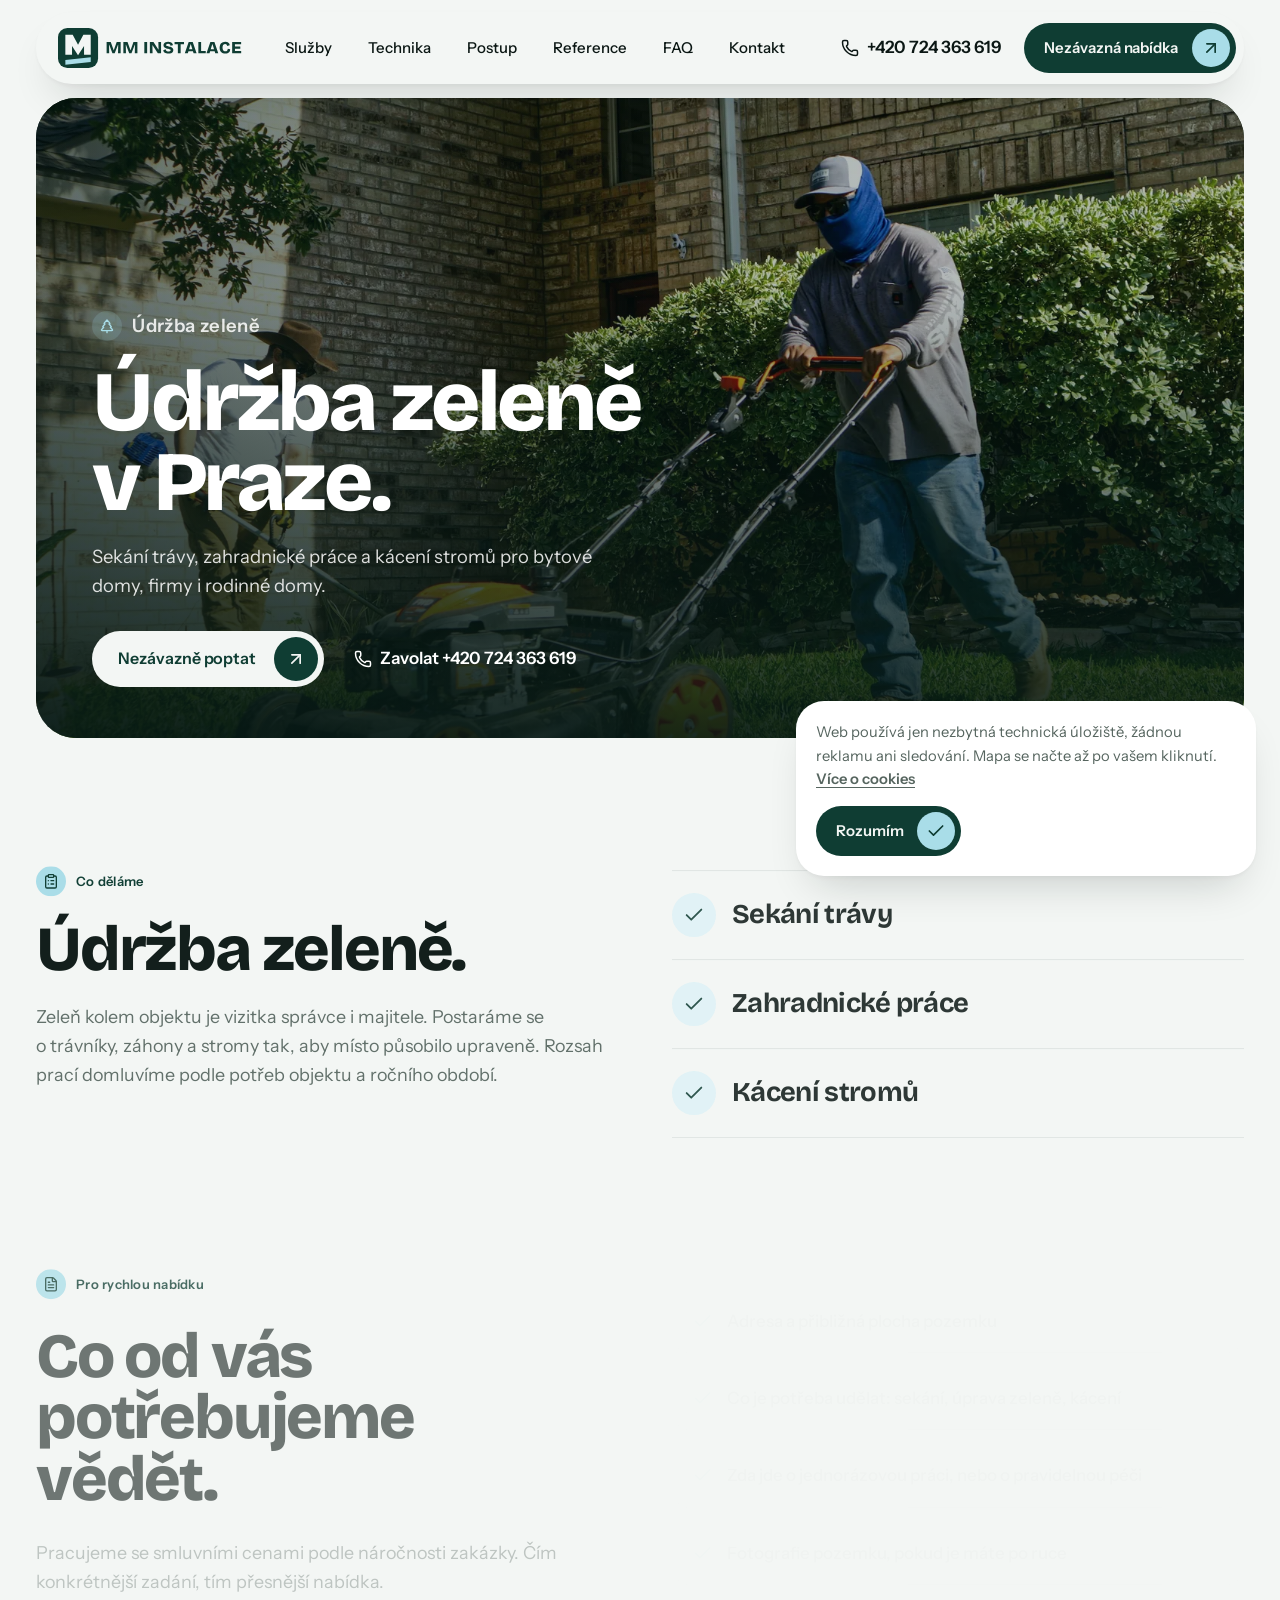
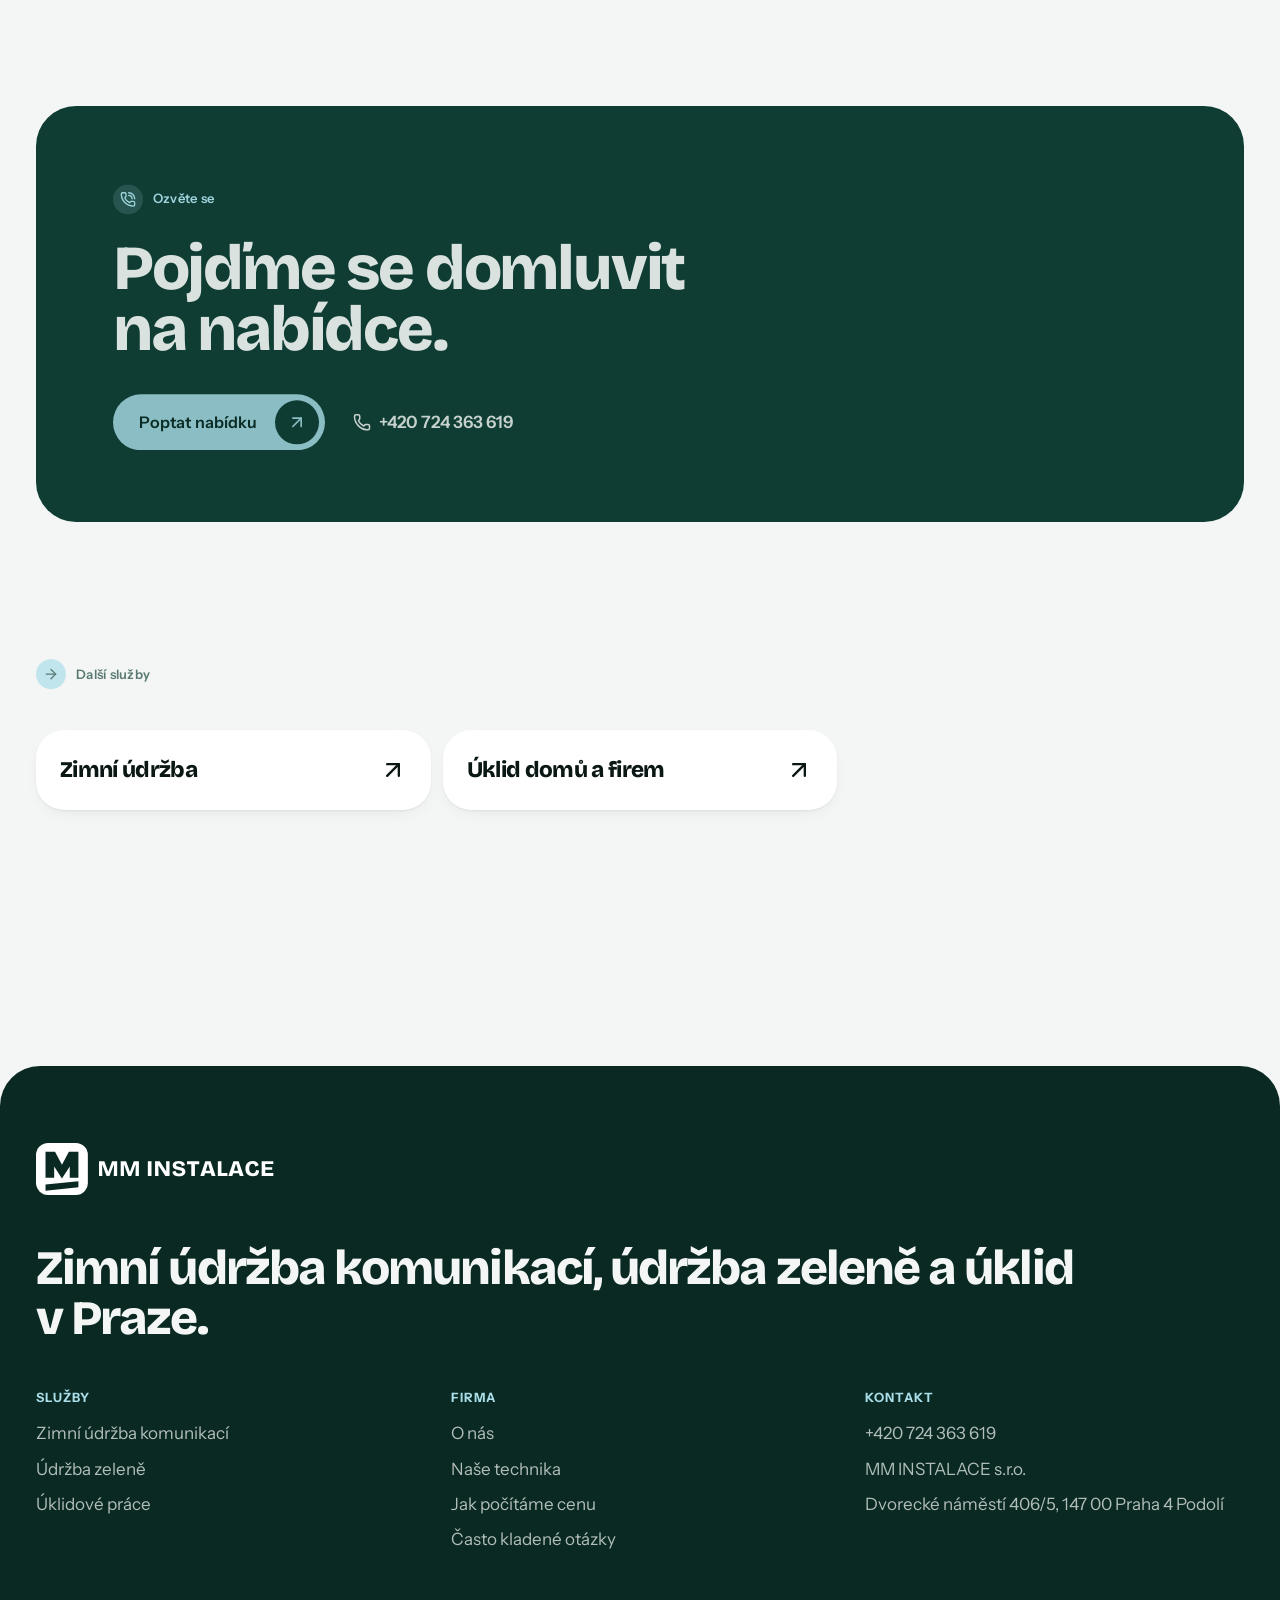
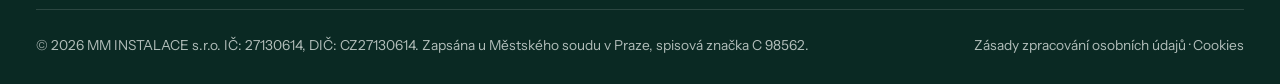
<file: udrzba-zelene.html>
<!doctype html>
<html lang="cs">
<head>
<meta charset="utf-8">
<meta name="robots" content="noindex,nofollow"><meta name="viewport" content="width=device-width, initial-scale=1, viewport-fit=cover">
<title>Údržba zeleně Praha | MM&nbsp;INSTALACE</title>
<meta name="description" content="Sekání trávy, zahradnické práce a kácení stromů v Praze. Péče o zeleň u bytových domů, firem i rodinných domů. Nezávazná nabídka.">
<link rel="canonical" href="https://mminstalace.cz/udrzba-zelene.html">
<meta name="theme-color" content="#0F3D33">
<meta property="og:type" content="website"><meta property="og:locale" content="cs_CZ"><meta property="og:site_name" content="MM INSTALACE">
<meta property="og:title" content="Údržba zeleně Praha | MM INSTALACE"><meta property="og:description" content="Sekání trávy, zahradnické práce a kácení stromů v Praze. Péče o zeleň u bytových domů, firem i rodinných domů. Nezávazná nabídka."><meta property="og:url" content="https://mminstalace.cz/udrzba-zelene.html">
<meta property="og:image" content="https://mminstalace.cz/assets/og.jpg"><meta name="twitter:card" content="summary_large_image">
<link rel="icon" href="favicon.svg" type="image/svg+xml"><link rel="apple-touch-icon" href="assets/apple-touch-icon.png">
<link rel="preload" href="fonts/bricolage-grotesque-latin-wght-normal.woff2" as="font" type="font/woff2" crossorigin>
<link rel="preload" href="fonts/instrument-sans-latin-wght-normal.woff2" as="font" type="font/woff2" crossorigin>

<script>document.documentElement.classList.add('js')</script>
<link rel="stylesheet" href="css/styles.css">
<script type="application/ld+json">{"@context": "https://schema.org", "@type": "Service", "name": "Údržba zeleně Praha", "provider": {"@id": "https://mminstalace.cz/#firma"}, "areaServed": "Praha", "description": "Sekání trávy, zahradnické práce a kácení stromů v Praze. Péče o zeleň u bytových domů, firem i rodinných domů. Nezávazná nabídka.", "url": "https://mminstalace.cz/udrzba-zelene.html"}</script>
</head>
<body>
<svg width="0" height="0" style="position:absolute" aria-hidden="true" focusable="false"><defs><symbol id="i-snowflake" viewBox="0 0 24 24"><path d="m10 20-1.25-2.5L6 18" /> <path d="M10 4 8.75 6.5 6 6" /> <path d="m14 20 1.25-2.5L18 18" /> <path d="m14 4 1.25 2.5L18 6" /> <path d="m17 21-3-6h-4" /> <path d="m17 3-3 6 1.5 3" /> <path d="M2 12h6.5L10 9" /> <path d="m20 10-1.5 2 1.5 2" /> <path d="M22 12h-6.5L14 15" /> <path d="m4 10 1.5 2L4 14" /> <path d="m7 21 3-6-1.5-3" /> <path d="m7 3 3 6h4" /></symbol><symbol id="i-tree-pine" viewBox="0 0 24 24"><path d="m17 14 3 3.3a1 1 0 0 1-.7 1.7H4.7a1 1 0 0 1-.7-1.7L7 14h-.3a1 1 0 0 1-.7-1.7L9 9h-.2A1 1 0 0 1 8 7.3L12 3l4 4.3a1 1 0 0 1-.8 1.7H15l3 3.3a1 1 0 0 1-.7 1.7H17Z" /> <path d="M12 22v-3" /></symbol><symbol id="i-spray-can" viewBox="0 0 24 24"><path d="M3 3h.01" /> <path d="M7 5h.01" /> <path d="M11 7h.01" /> <path d="M3 7h.01" /> <path d="M7 9h.01" /> <path d="M3 11h.01" /> <rect width="4" height="4" x="15" y="5" /> <path d="m19 9 2 2v10c0 .6-.4 1-1 1h-6c-.6 0-1-.4-1-1V11l2-2" /> <path d="m13 14 8-2" /> <path d="m13 19 8-2" /></symbol><symbol id="i-phone" viewBox="0 0 24 24"><path d="M13.832 16.568a1 1 0 0 0 1.213-.303l.355-.465A2 2 0 0 1 17 15h3a2 2 0 0 1 2 2v3a2 2 0 0 1-2 2A18 18 0 0 1 2 4a2 2 0 0 1 2-2h3a2 2 0 0 1 2 2v3a2 2 0 0 1-.8 1.6l-.468.351a1 1 0 0 0-.292 1.233 14 14 0 0 0 6.392 6.384" /></symbol><symbol id="i-mail" viewBox="0 0 24 24"><path d="m22 7-8.991 5.727a2 2 0 0 1-2.009 0L2 7" /> <rect x="2" y="4" width="20" height="16" rx="2" /></symbol><symbol id="i-map-pin" viewBox="0 0 24 24"><path d="M20 10c0 4.993-5.539 10.193-7.399 11.799a1 1 0 0 1-1.202 0C9.539 20.193 4 14.993 4 10a8 8 0 0 1 16 0" /> <circle cx="12" cy="10" r="3" /></symbol><symbol id="i-arrow-up-right" viewBox="0 0 24 24"><path d="M7 7h10v10" /> <path d="M7 17 17 7" /></symbol><symbol id="i-arrow-right" viewBox="0 0 24 24"><path d="M5 12h14" /> <path d="m12 5 7 7-7 7" /></symbol><symbol id="i-check" viewBox="0 0 24 24"><path d="M20 6 9 17l-5-5" /></symbol><symbol id="i-plus" viewBox="0 0 24 24"><path d="M5 12h14" /> <path d="M12 5v14" /></symbol><symbol id="i-chevrons-left-right" viewBox="0 0 24 24"><path d="m9 7-5 5 5 5" /> <path d="m15 7 5 5-5 5" /></symbol><symbol id="i-ruler" viewBox="0 0 24 24"><path d="M21.3 15.3a2.4 2.4 0 0 1 0 3.4l-2.6 2.6a2.4 2.4 0 0 1-3.4 0L2.7 8.7a2.41 2.41 0 0 1 0-3.4l2.6-2.6a2.41 2.41 0 0 1 3.4 0Z" /> <path d="m14.5 12.5 2-2" /> <path d="m11.5 9.5 2-2" /> <path d="m8.5 6.5 2-2" /> <path d="m17.5 15.5 2-2" /></symbol><symbol id="i-repeat" viewBox="0 0 24 24"><path d="m17 2 4 4-4 4" /> <path d="M3 11v-1a4 4 0 0 1 4-4h14" /> <path d="m7 22-4-4 4-4" /> <path d="M21 13v1a4 4 0 0 1-4 4H3" /></symbol><symbol id="i-route" viewBox="0 0 24 24"><circle cx="6" cy="19" r="3" /> <path d="M9 19h8.5a3.5 3.5 0 0 0 0-7h-11a3.5 3.5 0 0 1 0-7H15" /> <circle cx="18" cy="5" r="3" /></symbol><symbol id="i-building-2" viewBox="0 0 24 24"><path d="M10 12h4" /> <path d="M10 8h4" /> <path d="M14 21v-3a2 2 0 0 0-4 0v3" /> <path d="M6 10H4a2 2 0 0 0-2 2v7a2 2 0 0 0 2 2h16a2 2 0 0 0 2-2V9a2 2 0 0 0-2-2h-2" /> <path d="M6 21V5a2 2 0 0 1 2-2h8a2 2 0 0 1 2 2v16" /></symbol><symbol id="i-clipboard-list" viewBox="0 0 24 24"><rect width="8" height="4" x="8" y="2" rx="1" ry="1" /> <path d="M16 4h2a2 2 0 0 1 2 2v14a2 2 0 0 1-2 2H6a2 2 0 0 1-2-2V6a2 2 0 0 1 2-2h2" /> <path d="M12 11h4" /> <path d="M12 16h4" /> <path d="M8 11h.01" /> <path d="M8 16h.01" /></symbol><symbol id="i-handshake" viewBox="0 0 24 24"><path d="m11 17 2 2a1 1 0 1 0 3-3" /> <path d="m14 14 2.5 2.5a1 1 0 1 0 3-3l-3.88-3.88a3 3 0 0 0-4.24 0l-.88.88a1 1 0 1 1-3-3l2.81-2.81a5.79 5.79 0 0 1 7.06-.87l.47.28a2 2 0 0 0 1.42.25L21 4" /> <path d="m21 3 1 11h-2" /> <path d="M3 3 2 14l6.5 6.5a1 1 0 1 0 3-3" /> <path d="M3 4h8" /></symbol><symbol id="i-truck" viewBox="0 0 24 24"><path d="M14 18V6a2 2 0 0 0-2-2H4a2 2 0 0 0-2 2v11a1 1 0 0 0 1 1h2" /> <path d="M15 18H9" /> <path d="M19 18h2a1 1 0 0 0 1-1v-3.65a1 1 0 0 0-.22-.624l-3.48-4.35A1 1 0 0 0 17.52 8H14" /> <circle cx="17" cy="18" r="2" /> <circle cx="7" cy="18" r="2" /></symbol><symbol id="i-shield-check" viewBox="0 0 24 24"><path d="M20 13c0 5-3.5 7.5-7.66 8.95a1 1 0 0 1-.67-.01C7.5 20.5 4 18 4 13V6a1 1 0 0 1 1-1c2 0 4.5-1.2 6.24-2.72a1.17 1.17 0 0 1 1.52 0C14.51 3.81 17 5 19 5a1 1 0 0 1 1 1z" /> <path d="m9 12 2 2 4-4" /></symbol><symbol id="i-phone-call" viewBox="0 0 24 24"><path d="M13 2a9 9 0 0 1 9 9" /> <path d="M13 6a5 5 0 0 1 5 5" /> <path d="M13.832 16.568a1 1 0 0 0 1.213-.303l.355-.465A2 2 0 0 1 17 15h3a2 2 0 0 1 2 2v3a2 2 0 0 1-2 2A18 18 0 0 1 2 4a2 2 0 0 1 2-2h3a2 2 0 0 1 2 2v3a2 2 0 0 1-.8 1.6l-.468.351a1 1 0 0 0-.292 1.233 14 14 0 0 0 6.392 6.384" /></symbol><symbol id="i-send" viewBox="0 0 24 24"><path d="M14.536 21.686a.5.5 0 0 0 .937-.024l6.5-19a.496.496 0 0 0-.635-.635l-19 6.5a.5.5 0 0 0-.024.937l7.93 3.18a2 2 0 0 1 1.112 1.11z" /> <path d="m21.854 2.147-10.94 10.939" /></symbol><symbol id="i-scissors" viewBox="0 0 24 24"><circle cx="6" cy="6" r="3" /> <path d="M8.12 8.12 12 12" /> <path d="M20 4 8.12 15.88" /> <circle cx="6" cy="18" r="3" /> <path d="M14.8 14.8 20 20" /></symbol><symbol id="i-tractor" viewBox="0 0 24 24"><path d="m10 11 11 .9a1 1 0 0 1 .8 1.1l-.665 4.158a1 1 0 0 1-.988.842H20" /> <path d="M16 18h-5" /> <path d="M18 5a1 1 0 0 0-1 1v5.573" /> <path d="M3 4h8.129a1 1 0 0 1 .99.863L13 11.246" /> <path d="M4 11V4" /> <path d="M7 15h.01" /> <path d="M8 10.1V4" /> <circle cx="18" cy="18" r="2" /> <circle cx="7" cy="15" r="5" /></symbol><symbol id="i-sprout" viewBox="0 0 24 24"><path d="M14 9.536V7a4 4 0 0 1 4-4h1.5a.5.5 0 0 1 .5.5V5a4 4 0 0 1-4 4 4 4 0 0 0-4 4c0 2 1 3 1 5a5 5 0 0 1-1 3" /> <path d="M4 9a5 5 0 0 1 8 4 5 5 0 0 1-8-4" /> <path d="M5 21h14" /></symbol><symbol id="i-calendar-check" viewBox="0 0 24 24"><path d="M8 2v3" /> <path d="M16 2v3" /> <rect x="3" y="3" width="18" height="18" rx="2" /> <path d="M3 9h18" /> <path d="m9 15 2 2 4-4" /></symbol><symbol id="i-file-text" viewBox="0 0 24 24"><path d="M6 22a2 2 0 0 1-2-2V4a2 2 0 0 1 2-2h8a2.4 2.4 0 0 1 1.704.706l3.588 3.588A2.4 2.4 0 0 1 20 8v12a2 2 0 0 1-2 2z" /> <path d="M14 2v5a1 1 0 0 0 1 1h5" /> <path d="M10 9H8" /> <path d="M16 13H8" /> <path d="M16 17H8" /></symbol><symbol id="i-clock" viewBox="0 0 24 24"><circle cx="12" cy="12" r="10" /> <path d="M12 6v6l4 2" /></symbol><symbol id="i-brush-cleaning" viewBox="0 0 24 24"><path d="m16 22-1-4" /> <path d="M19 14a1 1 0 0 0 1-1v-1a2 2 0 0 0-2-2h-3a1 1 0 0 1-1-1V4a2 2 0 0 0-4 0v5a1 1 0 0 1-1 1H6a2 2 0 0 0-2 2v1a1 1 0 0 0 1 1" /> <path d="M19 14H5l-1.973 6.767A1 1 0 0 0 4 22h16a1 1 0 0 0 .973-1.233z" /> <path d="m8 22 1-4" /></symbol><symbol id="i-wrench" viewBox="0 0 24 24"><path d="M14.7 6.3a1 1 0 0 0 0 1.4l1.6 1.6a1 1 0 0 0 1.4 0l3.106-3.105c.32-.322.863-.22.983.218a6 6 0 0 1-8.259 7.057l-7.91 7.91a1 1 0 0 1-2.999-3l7.91-7.91a6 6 0 0 1 7.057-8.259c.438.12.54.662.219.984z" /></symbol></defs></svg><a class="skip-link" href="#obsah">Přeskočit na obsah</a>
<header class="nav" id="nav"><div class="nav__bar">
<a class="nav__logo" href="index.html" aria-label="MM INSTALACE, úvodní strana"><img src="branding/logo/mm-instalace-color.svg" width="186" height="40" alt="MM INSTALACE"></a>
<nav class="nav__links" aria-label="Hlavní navigace"><a href="index.html#sluzby">Služby</a><a href="index.html#technika">Technika</a><a href="index.html#postup">Postup</a><a href="index.html#reference">Reference</a><a href="index.html#faq">FAQ</a><a href="index.html#kontakt">Kontakt</a></nav>
<div class="nav__right">
<a class="nav__phone" href="tel:+420724363619"><svg class="icon" aria-hidden="true"><use href="#i-phone"/></svg>+420 724 363 619</a>
<a class="btn btn--sm nav__cta" href="index.html#poptavka">Nezávazná nabídka<span class="btn__ico"><svg class="icon" aria-hidden="true"><use href="#i-arrow-up-right"/></svg></span></a>
<a class="nav__call-m" href="tel:+420724363619" aria-label="Zavolat +420 724 363 619"><svg class="icon" aria-hidden="true"><use href="#i-phone"/></svg></a>
<button class="nav__burger" type="button" aria-expanded="false" aria-controls="menu" aria-label="Otevřít menu"><span></span><span></span><span></span></button>
</div></div></header>
<div class="menu" id="menu" aria-label="Menu"><nav class="menu__links" aria-label="Mobilní navigace"><a href="index.html#sluzby">Služby</a><a href="index.html#technika">Technika</a><a href="index.html#postup">Postup</a><a href="index.html#reference">Reference</a><a href="index.html#faq">Často kladené otázky</a><a href="index.html#kontakt">Kontakt</a></nav>
<div class="menu__foot"><span>Zavolejte nám</span><a href="tel:+420724363619">+420&nbsp;724&nbsp;363&nbsp;619</a><span>Dvorecké náměstí 406/5, 147 00 Praha 4 Podolí</span></div></div><main id="obsah"><section class="page-hero"><div class="page-hero__card"><img src="assets/img/ph-zelen-tym-960.webp" srcset="assets/img/ph-zelen-tym-480.webp 480w, assets/img/ph-zelen-tym-960.webp 960w, assets/img/ph-zelen-tym-1600.webp 1600w" sizes="100vw" width="1600" height="1000" alt="Pracovníci sekají trávník a upravují okraje" fetchpriority="high">
<div><p class="eyebrow eyebrow--light" data-reveal><span class="eyebrow__ico"><svg class="icon" aria-hidden="true"><use href="#i-tree-pine"/></svg></span>Údržba zeleně</p><h1 data-reveal>Údržba zeleně v&nbsp;Praze.</h1><p data-reveal>Sekání trávy, zahradnické práce a&nbsp;kácení stromů pro bytové domy, firmy i&nbsp;rodinné domy.</p>
<div class="hero__cta" data-reveal><a class="btn btn--light" href="index.html#poptavka" data-pick="zelen">Nezávazně poptat<span class="btn__ico"><svg class="icon" aria-hidden="true"><use href="#i-arrow-up-right"/></svg></span></a><a class="link-arrow" href="tel:+420724363619"><svg class="icon" aria-hidden="true"><use href="#i-phone"/></svg>Zavolat +420 724 363 619</a></div></div></div></section><section class="section"><div class="wrap split">
<div><p class="eyebrow" data-reveal><span class="eyebrow__ico"><svg class="icon" aria-hidden="true"><use href="#i-clipboard-list"/></svg></span>Co děláme</p><h2 data-reveal>Údržba zeleně.</h2><p class="lead" data-reveal style="margin-top:22px">Zeleň kolem objektu je vizitka správce i&nbsp;majitele. Postaráme se o&nbsp;trávníky, záhony a&nbsp;stromy tak, aby místo působilo upraveně. Rozsah prací domluvíme podle potřeb objektu a&nbsp;ročního období.</p></div>
<ul class="todo" data-reveal><li><svg class="icon" aria-hidden="true"><use href="#i-check"/></svg>Sekání trávy</li><li><svg class="icon" aria-hidden="true"><use href="#i-check"/></svg>Zahradnické práce</li><li><svg class="icon" aria-hidden="true"><use href="#i-check"/></svg>Kácení stromů</li></ul></div></section><section class="section" style="padding-top:0"><div class="wrap split">
<div><p class="eyebrow" data-reveal><span class="eyebrow__ico"><svg class="icon" aria-hidden="true"><use href="#i-file-text"/></svg></span>Pro rychlou nabídku</p><h2 data-reveal style="max-width:12ch">Co od vás potřebujeme vědět.</h2><p class="lead" data-reveal style="margin-top:22px">Pracujeme se smluvními cenami podle náročnosti zakázky. Čím konkrétnější zadání, tím přesnější nabídka.</p></div>
<ul class="need" data-reveal><li><svg class="icon" aria-hidden="true"><use href="#i-check"/></svg>Adresa a přibližná plocha pozemku</li><li><svg class="icon" aria-hidden="true"><use href="#i-check"/></svg>Co je potřeba udělat: sekání, úprava zeleně, kácení</li><li><svg class="icon" aria-hidden="true"><use href="#i-check"/></svg>Zda jde o jednorázovou práci, nebo o pravidelnou péči</li><li><svg class="icon" aria-hidden="true"><use href="#i-check"/></svg>Fotografie pozemku, pokud je máte po ruce</li></ul></div></section><section class="section" style="padding-top:0"><div class="wrap"><div class="cta-band on-dark"><div><p class="eyebrow eyebrow--light" data-reveal><span class="eyebrow__ico"><svg class="icon" aria-hidden="true"><use href="#i-phone-call"/></svg></span>Ozvěte se</p><h2 data-reveal>Pojďme se domluvit na nabídce.</h2></div>
<div style="display:flex;flex-wrap:wrap;gap:16px 28px;align-items:center" data-reveal><a class="btn btn--ice" href="index.html#poptavka" data-pick="zelen">Poptat nabídku<span class="btn__ico"><svg class="icon" aria-hidden="true"><use href="#i-arrow-up-right"/></svg></span></a><a class="link-arrow" href="tel:+420724363619"><svg class="icon" aria-hidden="true"><use href="#i-phone"/></svg>+420 724 363 619</a></div></div></div></section><section class="section" style="padding-top:0"><div class="wrap"><div class="sec-head" style="margin-bottom:28px"><p class="eyebrow" data-reveal><span class="eyebrow__ico"><svg class="icon" aria-hidden="true"><use href="#i-arrow-right"/></svg></span>Další služby</p></div><div class="others"><a class="other" href="zimni-udrzba-komunikaci.html">Zimní údržba<svg class="icon" aria-hidden="true"><use href="#i-arrow-up-right"/></svg></a><a class="other" href="uklid-bytovych-domu-a-firem.html">Úklid domů a firem<svg class="icon" aria-hidden="true"><use href="#i-arrow-up-right"/></svg></a></div></div></section></main><footer class="footer"><div class="wrap">
<div class="footer__top"><a class="footer__logo" href="index.html" aria-label="MM INSTALACE, úvodní strana"><img src="branding/logo/mm-instalace-mono-white.svg" width="241" height="52" alt="MM INSTALACE"></a></div>
<p class="footer__big">Zimní údržba komunikací, údržba zeleně a&nbsp;úklid v&nbsp;Praze.</p>
<div class="footer__cols">
<div><h4>Služby</h4><ul><li><a href="zimni-udrzba-komunikaci.html">Zimní údržba komunikací</a></li><li><a href="udrzba-zelene.html">Údržba zeleně</a></li><li><a href="uklid-bytovych-domu-a-firem.html">Úklidové práce</a></li></ul></div>
<div><h4>Firma</h4><ul><li><a href="index.html#o-nas">O&nbsp;nás</a></li><li><a href="index.html#technika">Naše technika</a></li><li><a href="index.html#cena">Jak počítáme cenu</a></li><li><a href="index.html#faq">Často kladené otázky</a></li></ul></div>
<div><h4>Kontakt</h4><ul><li><a href="tel:+420724363619">+420&nbsp;724&nbsp;363&nbsp;619</a></li><li>MM&nbsp;INSTALACE&nbsp;s.r.o.</li><li>Dvorecké náměstí 406/5, 147 00 Praha 4 Podolí</li></ul></div>
</div>
<div class="footer__legal"><span>© 2026 MM&nbsp;INSTALACE&nbsp;s.r.o. IČ:&nbsp;27130614, DIČ:&nbsp;CZ27130614. Zapsána u&nbsp;Městského soudu v&nbsp;Praze, spisová značka C 98562.</span><span><a href="zasady-zpracovani-osobnich-udaju.html">Zásady zpracování osobních údajů</a> · <a href="cookies.html">Cookies</a></span></div>
</div></footer><div class="sticky" role="region" aria-label="Rychlý kontakt"><a class="s-call" href="tel:+420724363619"><svg class="icon" aria-hidden="true"><use href="#i-phone"/></svg>Zavolat</a><a class="s-ask" href="index.html#poptavka">Poptat nabídku<svg class="icon" aria-hidden="true"><use href="#i-arrow-up-right"/></svg></a></div>
<div class="cookie" role="dialog" aria-label="Informace o cookies" hidden><p>Web používá jen nezbytná technická úložiště, žádnou reklamu ani sledování. Mapa se načte až po vašem kliknutí. <a href="cookies.html">Více o&nbsp;cookies</a></p><div class="cookie__row"><button class="btn btn--sm" type="button" data-cookie-ok>Rozumím<span class="btn__ico"><svg class="icon" aria-hidden="true"><use href="#i-check"/></svg></span></button></div></div><script src="js/config.js"></script>
<script>
/* Skripty se načtou až po vykreslení stránky (lepší LCP a TBT). Hero se animuje čistě v CSS. */
(function(){function l(s,c){var e=document.createElement('script');e.src=s;e.async=false;if(c)e.onload=c;document.body.appendChild(e);}
function go(){l('js/vendor/gsap.min.js');l('js/vendor/ScrollTrigger.min.js');l('js/main.js');}
if(document.readyState==='complete'){go();}else{window.addEventListener('load',function(){(window.requestIdleCallback||function(f){setTimeout(f,60)})(go);});}})();
</script>
</body></html>
</file>
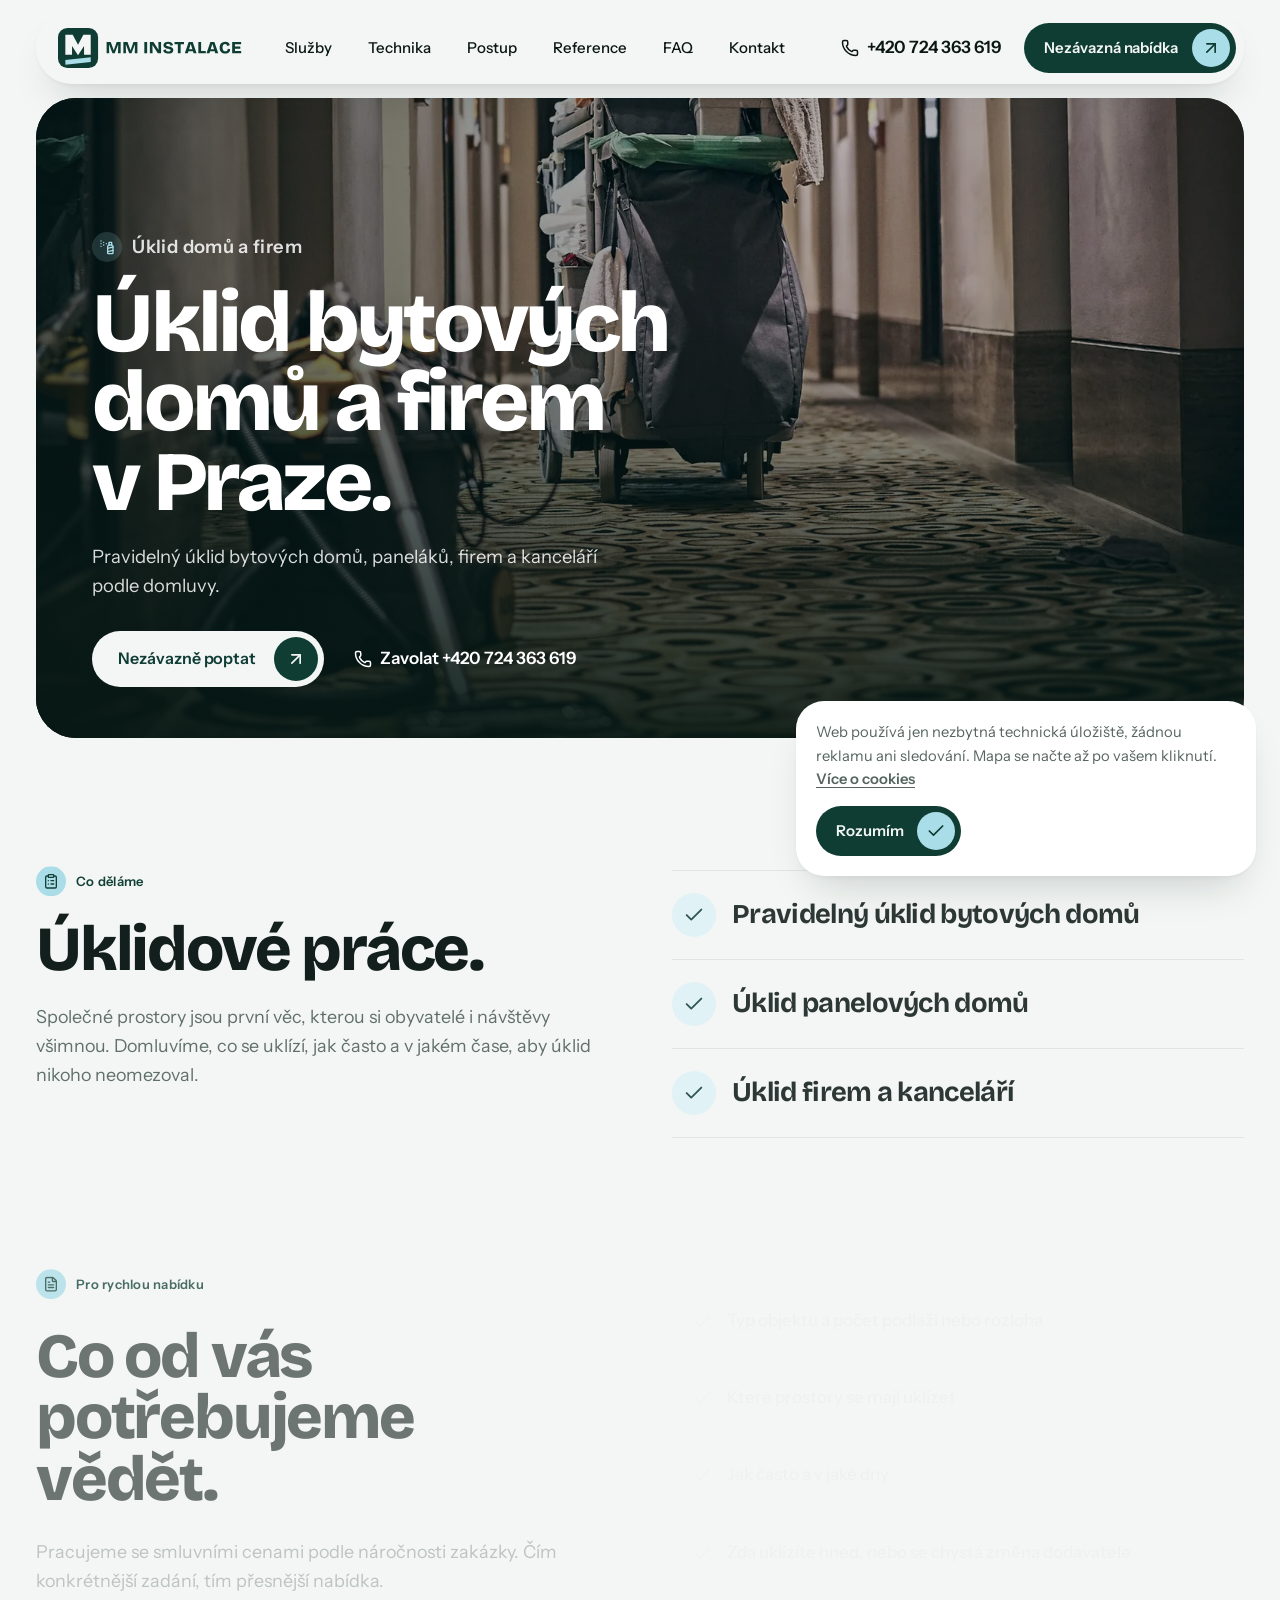
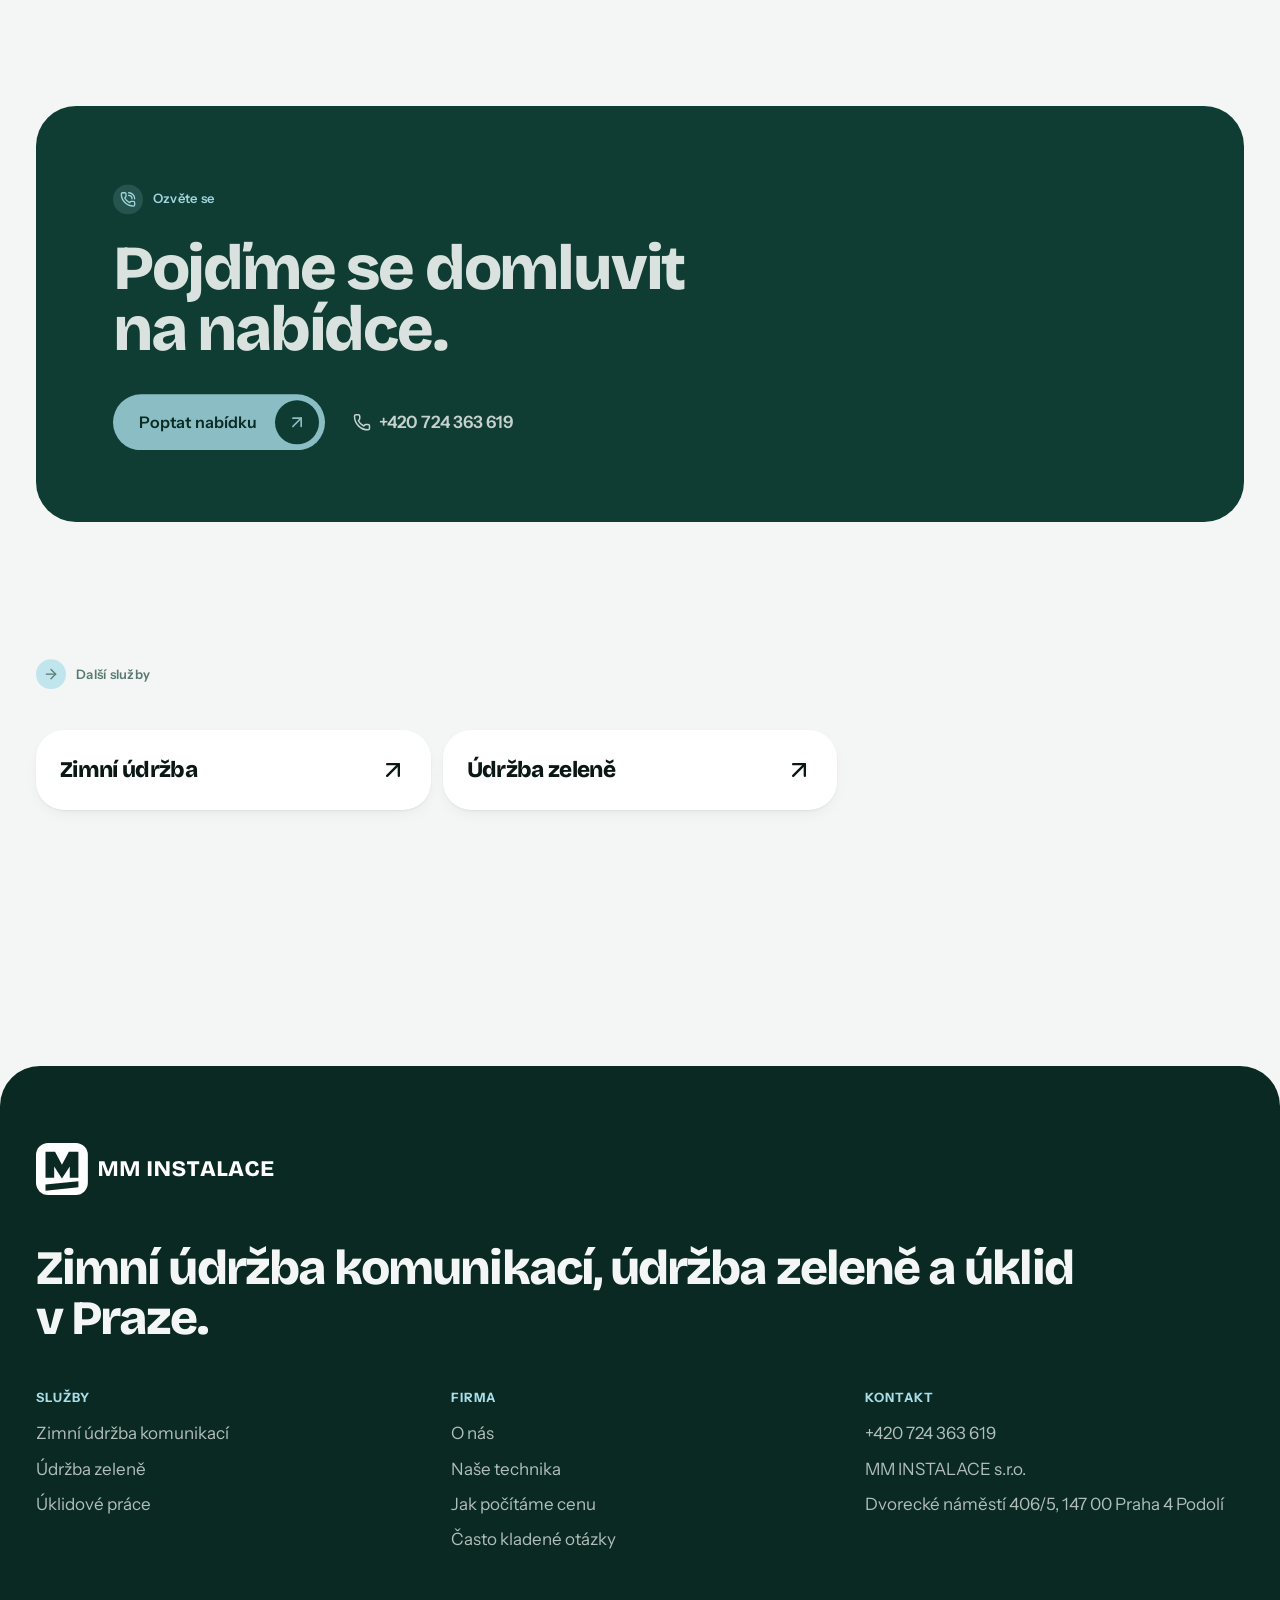
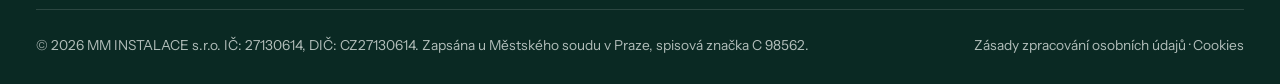
<file: uklid-bytovych-domu-a-firem.html>
<!doctype html>
<html lang="cs">
<head>
<meta charset="utf-8">
<meta name="robots" content="noindex,nofollow"><meta name="viewport" content="width=device-width, initial-scale=1, viewport-fit=cover">
<title>Úklid bytových domů a&nbsp;firem Praha | MM&nbsp;INSTALACE</title>
<meta name="description" content="Pravidelný úklid bytových domů, panelových domů, firem a kanceláří v Praze. Domluvíme rozsah a četnost, nabídka je nezávazná.">
<link rel="canonical" href="https://mminstalace.cz/uklid-bytovych-domu-a-firem.html">
<meta name="theme-color" content="#0F3D33">
<meta property="og:type" content="website"><meta property="og:locale" content="cs_CZ"><meta property="og:site_name" content="MM INSTALACE">
<meta property="og:title" content="Úklid bytových domů a firem Praha | MM INSTALACE"><meta property="og:description" content="Pravidelný úklid bytových domů, panelových domů, firem a kanceláří v Praze. Domluvíme rozsah a četnost, nabídka je nezávazná."><meta property="og:url" content="https://mminstalace.cz/uklid-bytovych-domu-a-firem.html">
<meta property="og:image" content="https://mminstalace.cz/assets/og.jpg"><meta name="twitter:card" content="summary_large_image">
<link rel="icon" href="favicon.svg" type="image/svg+xml"><link rel="apple-touch-icon" href="assets/apple-touch-icon.png">
<link rel="preload" href="fonts/bricolage-grotesque-latin-wght-normal.woff2" as="font" type="font/woff2" crossorigin>
<link rel="preload" href="fonts/instrument-sans-latin-wght-normal.woff2" as="font" type="font/woff2" crossorigin>

<script>document.documentElement.classList.add('js')</script>
<link rel="stylesheet" href="css/styles.css">
<script type="application/ld+json">{"@context": "https://schema.org", "@type": "Service", "name": "Úklid bytových domů Praha", "provider": {"@id": "https://mminstalace.cz/#firma"}, "areaServed": "Praha", "description": "Pravidelný úklid bytových domů, panelových domů, firem a kanceláří v Praze. Domluvíme rozsah a četnost, nabídka je nezávazná.", "url": "https://mminstalace.cz/uklid-bytovych-domu-a-firem.html"}</script>
</head>
<body>
<svg width="0" height="0" style="position:absolute" aria-hidden="true" focusable="false"><defs><symbol id="i-snowflake" viewBox="0 0 24 24"><path d="m10 20-1.25-2.5L6 18" /> <path d="M10 4 8.75 6.5 6 6" /> <path d="m14 20 1.25-2.5L18 18" /> <path d="m14 4 1.25 2.5L18 6" /> <path d="m17 21-3-6h-4" /> <path d="m17 3-3 6 1.5 3" /> <path d="M2 12h6.5L10 9" /> <path d="m20 10-1.5 2 1.5 2" /> <path d="M22 12h-6.5L14 15" /> <path d="m4 10 1.5 2L4 14" /> <path d="m7 21 3-6-1.5-3" /> <path d="m7 3 3 6h4" /></symbol><symbol id="i-tree-pine" viewBox="0 0 24 24"><path d="m17 14 3 3.3a1 1 0 0 1-.7 1.7H4.7a1 1 0 0 1-.7-1.7L7 14h-.3a1 1 0 0 1-.7-1.7L9 9h-.2A1 1 0 0 1 8 7.3L12 3l4 4.3a1 1 0 0 1-.8 1.7H15l3 3.3a1 1 0 0 1-.7 1.7H17Z" /> <path d="M12 22v-3" /></symbol><symbol id="i-spray-can" viewBox="0 0 24 24"><path d="M3 3h.01" /> <path d="M7 5h.01" /> <path d="M11 7h.01" /> <path d="M3 7h.01" /> <path d="M7 9h.01" /> <path d="M3 11h.01" /> <rect width="4" height="4" x="15" y="5" /> <path d="m19 9 2 2v10c0 .6-.4 1-1 1h-6c-.6 0-1-.4-1-1V11l2-2" /> <path d="m13 14 8-2" /> <path d="m13 19 8-2" /></symbol><symbol id="i-phone" viewBox="0 0 24 24"><path d="M13.832 16.568a1 1 0 0 0 1.213-.303l.355-.465A2 2 0 0 1 17 15h3a2 2 0 0 1 2 2v3a2 2 0 0 1-2 2A18 18 0 0 1 2 4a2 2 0 0 1 2-2h3a2 2 0 0 1 2 2v3a2 2 0 0 1-.8 1.6l-.468.351a1 1 0 0 0-.292 1.233 14 14 0 0 0 6.392 6.384" /></symbol><symbol id="i-mail" viewBox="0 0 24 24"><path d="m22 7-8.991 5.727a2 2 0 0 1-2.009 0L2 7" /> <rect x="2" y="4" width="20" height="16" rx="2" /></symbol><symbol id="i-map-pin" viewBox="0 0 24 24"><path d="M20 10c0 4.993-5.539 10.193-7.399 11.799a1 1 0 0 1-1.202 0C9.539 20.193 4 14.993 4 10a8 8 0 0 1 16 0" /> <circle cx="12" cy="10" r="3" /></symbol><symbol id="i-arrow-up-right" viewBox="0 0 24 24"><path d="M7 7h10v10" /> <path d="M7 17 17 7" /></symbol><symbol id="i-arrow-right" viewBox="0 0 24 24"><path d="M5 12h14" /> <path d="m12 5 7 7-7 7" /></symbol><symbol id="i-check" viewBox="0 0 24 24"><path d="M20 6 9 17l-5-5" /></symbol><symbol id="i-plus" viewBox="0 0 24 24"><path d="M5 12h14" /> <path d="M12 5v14" /></symbol><symbol id="i-chevrons-left-right" viewBox="0 0 24 24"><path d="m9 7-5 5 5 5" /> <path d="m15 7 5 5-5 5" /></symbol><symbol id="i-ruler" viewBox="0 0 24 24"><path d="M21.3 15.3a2.4 2.4 0 0 1 0 3.4l-2.6 2.6a2.4 2.4 0 0 1-3.4 0L2.7 8.7a2.41 2.41 0 0 1 0-3.4l2.6-2.6a2.41 2.41 0 0 1 3.4 0Z" /> <path d="m14.5 12.5 2-2" /> <path d="m11.5 9.5 2-2" /> <path d="m8.5 6.5 2-2" /> <path d="m17.5 15.5 2-2" /></symbol><symbol id="i-repeat" viewBox="0 0 24 24"><path d="m17 2 4 4-4 4" /> <path d="M3 11v-1a4 4 0 0 1 4-4h14" /> <path d="m7 22-4-4 4-4" /> <path d="M21 13v1a4 4 0 0 1-4 4H3" /></symbol><symbol id="i-route" viewBox="0 0 24 24"><circle cx="6" cy="19" r="3" /> <path d="M9 19h8.5a3.5 3.5 0 0 0 0-7h-11a3.5 3.5 0 0 1 0-7H15" /> <circle cx="18" cy="5" r="3" /></symbol><symbol id="i-building-2" viewBox="0 0 24 24"><path d="M10 12h4" /> <path d="M10 8h4" /> <path d="M14 21v-3a2 2 0 0 0-4 0v3" /> <path d="M6 10H4a2 2 0 0 0-2 2v7a2 2 0 0 0 2 2h16a2 2 0 0 0 2-2V9a2 2 0 0 0-2-2h-2" /> <path d="M6 21V5a2 2 0 0 1 2-2h8a2 2 0 0 1 2 2v16" /></symbol><symbol id="i-clipboard-list" viewBox="0 0 24 24"><rect width="8" height="4" x="8" y="2" rx="1" ry="1" /> <path d="M16 4h2a2 2 0 0 1 2 2v14a2 2 0 0 1-2 2H6a2 2 0 0 1-2-2V6a2 2 0 0 1 2-2h2" /> <path d="M12 11h4" /> <path d="M12 16h4" /> <path d="M8 11h.01" /> <path d="M8 16h.01" /></symbol><symbol id="i-handshake" viewBox="0 0 24 24"><path d="m11 17 2 2a1 1 0 1 0 3-3" /> <path d="m14 14 2.5 2.5a1 1 0 1 0 3-3l-3.88-3.88a3 3 0 0 0-4.24 0l-.88.88a1 1 0 1 1-3-3l2.81-2.81a5.79 5.79 0 0 1 7.06-.87l.47.28a2 2 0 0 0 1.42.25L21 4" /> <path d="m21 3 1 11h-2" /> <path d="M3 3 2 14l6.5 6.5a1 1 0 1 0 3-3" /> <path d="M3 4h8" /></symbol><symbol id="i-truck" viewBox="0 0 24 24"><path d="M14 18V6a2 2 0 0 0-2-2H4a2 2 0 0 0-2 2v11a1 1 0 0 0 1 1h2" /> <path d="M15 18H9" /> <path d="M19 18h2a1 1 0 0 0 1-1v-3.65a1 1 0 0 0-.22-.624l-3.48-4.35A1 1 0 0 0 17.52 8H14" /> <circle cx="17" cy="18" r="2" /> <circle cx="7" cy="18" r="2" /></symbol><symbol id="i-shield-check" viewBox="0 0 24 24"><path d="M20 13c0 5-3.5 7.5-7.66 8.95a1 1 0 0 1-.67-.01C7.5 20.5 4 18 4 13V6a1 1 0 0 1 1-1c2 0 4.5-1.2 6.24-2.72a1.17 1.17 0 0 1 1.52 0C14.51 3.81 17 5 19 5a1 1 0 0 1 1 1z" /> <path d="m9 12 2 2 4-4" /></symbol><symbol id="i-phone-call" viewBox="0 0 24 24"><path d="M13 2a9 9 0 0 1 9 9" /> <path d="M13 6a5 5 0 0 1 5 5" /> <path d="M13.832 16.568a1 1 0 0 0 1.213-.303l.355-.465A2 2 0 0 1 17 15h3a2 2 0 0 1 2 2v3a2 2 0 0 1-2 2A18 18 0 0 1 2 4a2 2 0 0 1 2-2h3a2 2 0 0 1 2 2v3a2 2 0 0 1-.8 1.6l-.468.351a1 1 0 0 0-.292 1.233 14 14 0 0 0 6.392 6.384" /></symbol><symbol id="i-send" viewBox="0 0 24 24"><path d="M14.536 21.686a.5.5 0 0 0 .937-.024l6.5-19a.496.496 0 0 0-.635-.635l-19 6.5a.5.5 0 0 0-.024.937l7.93 3.18a2 2 0 0 1 1.112 1.11z" /> <path d="m21.854 2.147-10.94 10.939" /></symbol><symbol id="i-scissors" viewBox="0 0 24 24"><circle cx="6" cy="6" r="3" /> <path d="M8.12 8.12 12 12" /> <path d="M20 4 8.12 15.88" /> <circle cx="6" cy="18" r="3" /> <path d="M14.8 14.8 20 20" /></symbol><symbol id="i-tractor" viewBox="0 0 24 24"><path d="m10 11 11 .9a1 1 0 0 1 .8 1.1l-.665 4.158a1 1 0 0 1-.988.842H20" /> <path d="M16 18h-5" /> <path d="M18 5a1 1 0 0 0-1 1v5.573" /> <path d="M3 4h8.129a1 1 0 0 1 .99.863L13 11.246" /> <path d="M4 11V4" /> <path d="M7 15h.01" /> <path d="M8 10.1V4" /> <circle cx="18" cy="18" r="2" /> <circle cx="7" cy="15" r="5" /></symbol><symbol id="i-sprout" viewBox="0 0 24 24"><path d="M14 9.536V7a4 4 0 0 1 4-4h1.5a.5.5 0 0 1 .5.5V5a4 4 0 0 1-4 4 4 4 0 0 0-4 4c0 2 1 3 1 5a5 5 0 0 1-1 3" /> <path d="M4 9a5 5 0 0 1 8 4 5 5 0 0 1-8-4" /> <path d="M5 21h14" /></symbol><symbol id="i-calendar-check" viewBox="0 0 24 24"><path d="M8 2v3" /> <path d="M16 2v3" /> <rect x="3" y="3" width="18" height="18" rx="2" /> <path d="M3 9h18" /> <path d="m9 15 2 2 4-4" /></symbol><symbol id="i-file-text" viewBox="0 0 24 24"><path d="M6 22a2 2 0 0 1-2-2V4a2 2 0 0 1 2-2h8a2.4 2.4 0 0 1 1.704.706l3.588 3.588A2.4 2.4 0 0 1 20 8v12a2 2 0 0 1-2 2z" /> <path d="M14 2v5a1 1 0 0 0 1 1h5" /> <path d="M10 9H8" /> <path d="M16 13H8" /> <path d="M16 17H8" /></symbol><symbol id="i-clock" viewBox="0 0 24 24"><circle cx="12" cy="12" r="10" /> <path d="M12 6v6l4 2" /></symbol><symbol id="i-brush-cleaning" viewBox="0 0 24 24"><path d="m16 22-1-4" /> <path d="M19 14a1 1 0 0 0 1-1v-1a2 2 0 0 0-2-2h-3a1 1 0 0 1-1-1V4a2 2 0 0 0-4 0v5a1 1 0 0 1-1 1H6a2 2 0 0 0-2 2v1a1 1 0 0 0 1 1" /> <path d="M19 14H5l-1.973 6.767A1 1 0 0 0 4 22h16a1 1 0 0 0 .973-1.233z" /> <path d="m8 22 1-4" /></symbol><symbol id="i-wrench" viewBox="0 0 24 24"><path d="M14.7 6.3a1 1 0 0 0 0 1.4l1.6 1.6a1 1 0 0 0 1.4 0l3.106-3.105c.32-.322.863-.22.983.218a6 6 0 0 1-8.259 7.057l-7.91 7.91a1 1 0 0 1-2.999-3l7.91-7.91a6 6 0 0 1 7.057-8.259c.438.12.54.662.219.984z" /></symbol></defs></svg><a class="skip-link" href="#obsah">Přeskočit na obsah</a>
<header class="nav" id="nav"><div class="nav__bar">
<a class="nav__logo" href="index.html" aria-label="MM INSTALACE, úvodní strana"><img src="branding/logo/mm-instalace-color.svg" width="186" height="40" alt="MM INSTALACE"></a>
<nav class="nav__links" aria-label="Hlavní navigace"><a href="index.html#sluzby">Služby</a><a href="index.html#technika">Technika</a><a href="index.html#postup">Postup</a><a href="index.html#reference">Reference</a><a href="index.html#faq">FAQ</a><a href="index.html#kontakt">Kontakt</a></nav>
<div class="nav__right">
<a class="nav__phone" href="tel:+420724363619"><svg class="icon" aria-hidden="true"><use href="#i-phone"/></svg>+420 724 363 619</a>
<a class="btn btn--sm nav__cta" href="index.html#poptavka">Nezávazná nabídka<span class="btn__ico"><svg class="icon" aria-hidden="true"><use href="#i-arrow-up-right"/></svg></span></a>
<a class="nav__call-m" href="tel:+420724363619" aria-label="Zavolat +420 724 363 619"><svg class="icon" aria-hidden="true"><use href="#i-phone"/></svg></a>
<button class="nav__burger" type="button" aria-expanded="false" aria-controls="menu" aria-label="Otevřít menu"><span></span><span></span><span></span></button>
</div></div></header>
<div class="menu" id="menu" aria-label="Menu"><nav class="menu__links" aria-label="Mobilní navigace"><a href="index.html#sluzby">Služby</a><a href="index.html#technika">Technika</a><a href="index.html#postup">Postup</a><a href="index.html#reference">Reference</a><a href="index.html#faq">Často kladené otázky</a><a href="index.html#kontakt">Kontakt</a></nav>
<div class="menu__foot"><span>Zavolejte nám</span><a href="tel:+420724363619">+420&nbsp;724&nbsp;363&nbsp;619</a><span>Dvorecké náměstí 406/5, 147 00 Praha 4 Podolí</span></div></div><main id="obsah"><section class="page-hero"><div class="page-hero__card"><img src="assets/img/ph-uklid-chodba-480.webp" srcset="assets/img/ph-uklid-chodba-480.webp 480w, assets/img/ph-uklid-chodba-480.webp 480w, assets/img/ph-uklid-chodba-960.webp 960w, assets/img/ph-uklid-chodba-960.webp 960w, assets/img/ph-uklid-chodba-1600.webp 1600w" sizes="100vw" width="1600" height="1000" alt="Úklidový vozík a vysavač na chodbě" fetchpriority="high">
<div><p class="eyebrow eyebrow--light" data-reveal><span class="eyebrow__ico"><svg class="icon" aria-hidden="true"><use href="#i-spray-can"/></svg></span>Úklid domů a&nbsp;firem</p><h1 data-reveal>Úklid bytových domů a&nbsp;firem v&nbsp;Praze.</h1><p data-reveal>Pravidelný úklid bytových domů, paneláků, firem a&nbsp;kanceláří podle domluvy.</p>
<div class="hero__cta" data-reveal><a class="btn btn--light" href="index.html#poptavka" data-pick="uklid">Nezávazně poptat<span class="btn__ico"><svg class="icon" aria-hidden="true"><use href="#i-arrow-up-right"/></svg></span></a><a class="link-arrow" href="tel:+420724363619"><svg class="icon" aria-hidden="true"><use href="#i-phone"/></svg>Zavolat +420 724 363 619</a></div></div></div></section><section class="section"><div class="wrap split">
<div><p class="eyebrow" data-reveal><span class="eyebrow__ico"><svg class="icon" aria-hidden="true"><use href="#i-clipboard-list"/></svg></span>Co děláme</p><h2 data-reveal>Úklidové práce.</h2><p class="lead" data-reveal style="margin-top:22px">Společné prostory jsou první věc, kterou si obyvatelé i&nbsp;návštěvy všimnou. Domluvíme, co se uklízí, jak často a&nbsp;v&nbsp;jakém čase, aby úklid nikoho neomezoval.</p></div>
<ul class="todo" data-reveal><li><svg class="icon" aria-hidden="true"><use href="#i-check"/></svg>Pravidelný úklid bytových domů</li><li><svg class="icon" aria-hidden="true"><use href="#i-check"/></svg>Úklid panelových domů</li><li><svg class="icon" aria-hidden="true"><use href="#i-check"/></svg>Úklid firem a kanceláří</li></ul></div></section><section class="section" style="padding-top:0"><div class="wrap split">
<div><p class="eyebrow" data-reveal><span class="eyebrow__ico"><svg class="icon" aria-hidden="true"><use href="#i-file-text"/></svg></span>Pro rychlou nabídku</p><h2 data-reveal style="max-width:12ch">Co od vás potřebujeme vědět.</h2><p class="lead" data-reveal style="margin-top:22px">Pracujeme se smluvními cenami podle náročnosti zakázky. Čím konkrétnější zadání, tím přesnější nabídka.</p></div>
<ul class="need" data-reveal><li><svg class="icon" aria-hidden="true"><use href="#i-check"/></svg>Typ objektu a počet podlaží nebo rozloha</li><li><svg class="icon" aria-hidden="true"><use href="#i-check"/></svg>Které prostory se mají uklízet</li><li><svg class="icon" aria-hidden="true"><use href="#i-check"/></svg>Jak často a v jaké dny</li><li><svg class="icon" aria-hidden="true"><use href="#i-check"/></svg>Zda uklízíte hned, nebo se chystá změna dodavatele</li></ul></div></section><section class="section" style="padding-top:0"><div class="wrap"><div class="cta-band on-dark"><div><p class="eyebrow eyebrow--light" data-reveal><span class="eyebrow__ico"><svg class="icon" aria-hidden="true"><use href="#i-phone-call"/></svg></span>Ozvěte se</p><h2 data-reveal>Pojďme se domluvit na nabídce.</h2></div>
<div style="display:flex;flex-wrap:wrap;gap:16px 28px;align-items:center" data-reveal><a class="btn btn--ice" href="index.html#poptavka" data-pick="uklid">Poptat nabídku<span class="btn__ico"><svg class="icon" aria-hidden="true"><use href="#i-arrow-up-right"/></svg></span></a><a class="link-arrow" href="tel:+420724363619"><svg class="icon" aria-hidden="true"><use href="#i-phone"/></svg>+420 724 363 619</a></div></div></div></section><section class="section" style="padding-top:0"><div class="wrap"><div class="sec-head" style="margin-bottom:28px"><p class="eyebrow" data-reveal><span class="eyebrow__ico"><svg class="icon" aria-hidden="true"><use href="#i-arrow-right"/></svg></span>Další služby</p></div><div class="others"><a class="other" href="zimni-udrzba-komunikaci.html">Zimní údržba<svg class="icon" aria-hidden="true"><use href="#i-arrow-up-right"/></svg></a><a class="other" href="udrzba-zelene.html">Údržba zeleně<svg class="icon" aria-hidden="true"><use href="#i-arrow-up-right"/></svg></a></div></div></section></main><footer class="footer"><div class="wrap">
<div class="footer__top"><a class="footer__logo" href="index.html" aria-label="MM INSTALACE, úvodní strana"><img src="branding/logo/mm-instalace-mono-white.svg" width="241" height="52" alt="MM INSTALACE"></a></div>
<p class="footer__big">Zimní údržba komunikací, údržba zeleně a&nbsp;úklid v&nbsp;Praze.</p>
<div class="footer__cols">
<div><h4>Služby</h4><ul><li><a href="zimni-udrzba-komunikaci.html">Zimní údržba komunikací</a></li><li><a href="udrzba-zelene.html">Údržba zeleně</a></li><li><a href="uklid-bytovych-domu-a-firem.html">Úklidové práce</a></li></ul></div>
<div><h4>Firma</h4><ul><li><a href="index.html#o-nas">O&nbsp;nás</a></li><li><a href="index.html#technika">Naše technika</a></li><li><a href="index.html#cena">Jak počítáme cenu</a></li><li><a href="index.html#faq">Často kladené otázky</a></li></ul></div>
<div><h4>Kontakt</h4><ul><li><a href="tel:+420724363619">+420&nbsp;724&nbsp;363&nbsp;619</a></li><li>MM&nbsp;INSTALACE&nbsp;s.r.o.</li><li>Dvorecké náměstí 406/5, 147 00 Praha 4 Podolí</li></ul></div>
</div>
<div class="footer__legal"><span>© 2026 MM&nbsp;INSTALACE&nbsp;s.r.o. IČ:&nbsp;27130614, DIČ:&nbsp;CZ27130614. Zapsána u&nbsp;Městského soudu v&nbsp;Praze, spisová značka C 98562.</span><span><a href="zasady-zpracovani-osobnich-udaju.html">Zásady zpracování osobních údajů</a> · <a href="cookies.html">Cookies</a></span></div>
</div></footer><div class="sticky" role="region" aria-label="Rychlý kontakt"><a class="s-call" href="tel:+420724363619"><svg class="icon" aria-hidden="true"><use href="#i-phone"/></svg>Zavolat</a><a class="s-ask" href="index.html#poptavka">Poptat nabídku<svg class="icon" aria-hidden="true"><use href="#i-arrow-up-right"/></svg></a></div>
<div class="cookie" role="dialog" aria-label="Informace o cookies" hidden><p>Web používá jen nezbytná technická úložiště, žádnou reklamu ani sledování. Mapa se načte až po vašem kliknutí. <a href="cookies.html">Více o&nbsp;cookies</a></p><div class="cookie__row"><button class="btn btn--sm" type="button" data-cookie-ok>Rozumím<span class="btn__ico"><svg class="icon" aria-hidden="true"><use href="#i-check"/></svg></span></button></div></div><script src="js/config.js"></script>
<script>
/* Skripty se načtou až po vykreslení stránky (lepší LCP a TBT). Hero se animuje čistě v CSS. */
(function(){function l(s,c){var e=document.createElement('script');e.src=s;e.async=false;if(c)e.onload=c;document.body.appendChild(e);}
function go(){l('js/vendor/gsap.min.js');l('js/vendor/ScrollTrigger.min.js');l('js/main.js');}
if(document.readyState==='complete'){go();}else{window.addEventListener('load',function(){(window.requestIdleCallback||function(f){setTimeout(f,60)})(go);});}})();
</script>
</body></html>
</file>
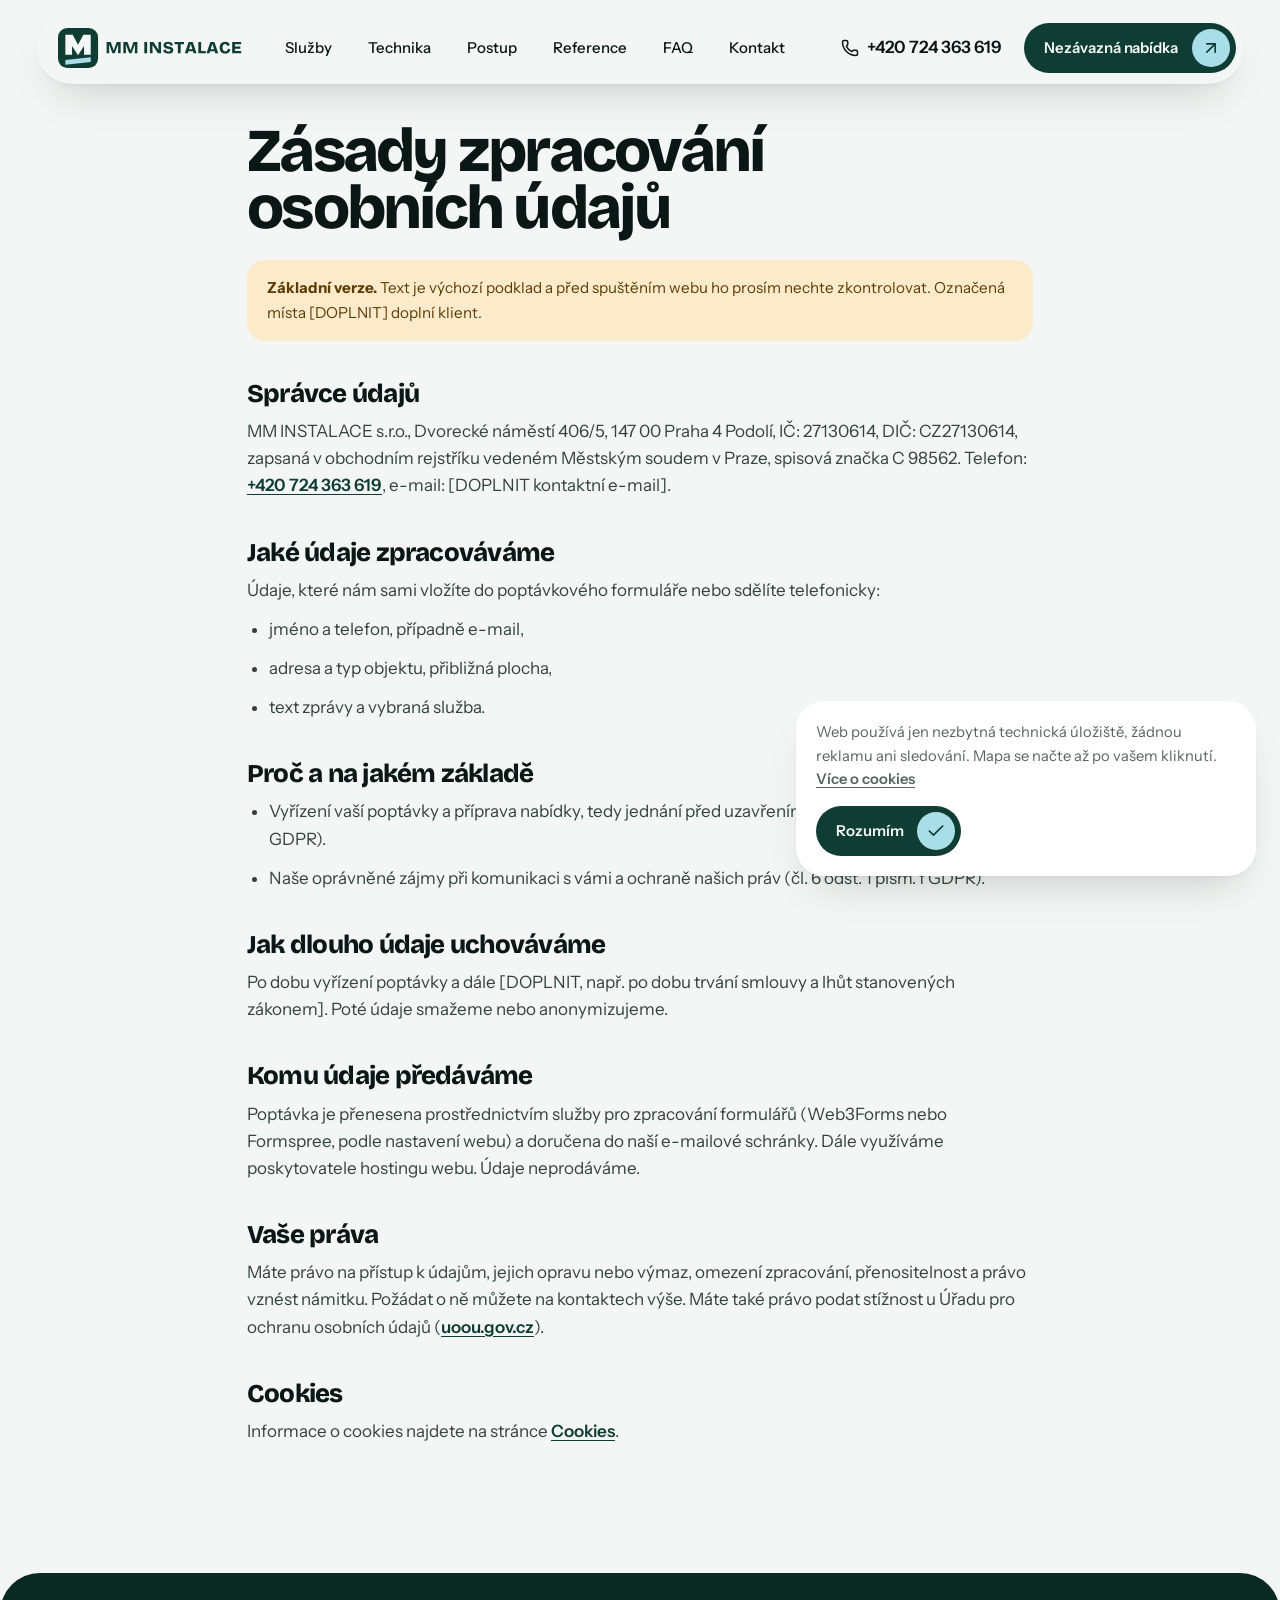
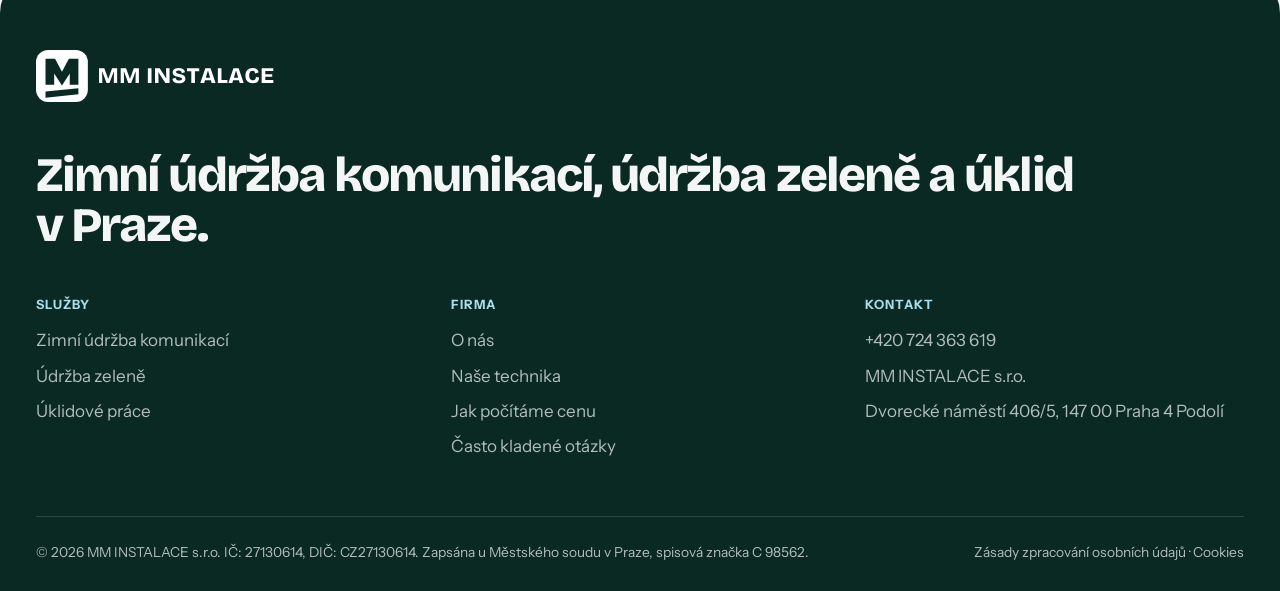
<file: zasady-zpracovani-osobnich-udaju.html>
<!doctype html>
<html lang="cs">
<head>
<meta charset="utf-8">
<meta name="viewport" content="width=device-width, initial-scale=1, viewport-fit=cover">
<title>Zásady zpracování osobních údajů | MM&nbsp;INSTALACE</title>
<meta name="description" content="Jak MM INSTALACE s.r.o. zpracovává osobní údaje z poptávkového formuláře a kontaktů.">
<link rel="canonical" href="https://mminstalace.cz/zasady-zpracovani-osobnich-udaju.html">
<meta name="theme-color" content="#0F3D33">
<meta property="og:type" content="website"><meta property="og:locale" content="cs_CZ"><meta property="og:site_name" content="MM INSTALACE">
<meta property="og:title" content="Zásady zpracování osobních údajů | MM INSTALACE"><meta property="og:description" content="Jak MM INSTALACE s.r.o. zpracovává osobní údaje z poptávkového formuláře a kontaktů."><meta property="og:url" content="https://mminstalace.cz/zasady-zpracovani-osobnich-udaju.html">
<meta property="og:image" content="https://mminstalace.cz/assets/og.jpg"><meta name="twitter:card" content="summary_large_image">
<link rel="icon" href="favicon.svg" type="image/svg+xml"><link rel="apple-touch-icon" href="assets/apple-touch-icon.png">
<link rel="preload" href="fonts/bricolage-grotesque-latin-wght-normal.woff2" as="font" type="font/woff2" crossorigin>
<link rel="preload" href="fonts/instrument-sans-latin-wght-normal.woff2" as="font" type="font/woff2" crossorigin>

<script>document.documentElement.classList.add('js')</script>
<link rel="stylesheet" href="css/styles.css">
<meta name="robots" content="noindex,follow">
</head>
<body>
<svg width="0" height="0" style="position:absolute" aria-hidden="true" focusable="false"><defs><symbol id="i-snowflake" viewBox="0 0 24 24"><path d="m10 20-1.25-2.5L6 18" /> <path d="M10 4 8.75 6.5 6 6" /> <path d="m14 20 1.25-2.5L18 18" /> <path d="m14 4 1.25 2.5L18 6" /> <path d="m17 21-3-6h-4" /> <path d="m17 3-3 6 1.5 3" /> <path d="M2 12h6.5L10 9" /> <path d="m20 10-1.5 2 1.5 2" /> <path d="M22 12h-6.5L14 15" /> <path d="m4 10 1.5 2L4 14" /> <path d="m7 21 3-6-1.5-3" /> <path d="m7 3 3 6h4" /></symbol><symbol id="i-tree-pine" viewBox="0 0 24 24"><path d="m17 14 3 3.3a1 1 0 0 1-.7 1.7H4.7a1 1 0 0 1-.7-1.7L7 14h-.3a1 1 0 0 1-.7-1.7L9 9h-.2A1 1 0 0 1 8 7.3L12 3l4 4.3a1 1 0 0 1-.8 1.7H15l3 3.3a1 1 0 0 1-.7 1.7H17Z" /> <path d="M12 22v-3" /></symbol><symbol id="i-spray-can" viewBox="0 0 24 24"><path d="M3 3h.01" /> <path d="M7 5h.01" /> <path d="M11 7h.01" /> <path d="M3 7h.01" /> <path d="M7 9h.01" /> <path d="M3 11h.01" /> <rect width="4" height="4" x="15" y="5" /> <path d="m19 9 2 2v10c0 .6-.4 1-1 1h-6c-.6 0-1-.4-1-1V11l2-2" /> <path d="m13 14 8-2" /> <path d="m13 19 8-2" /></symbol><symbol id="i-phone" viewBox="0 0 24 24"><path d="M13.832 16.568a1 1 0 0 0 1.213-.303l.355-.465A2 2 0 0 1 17 15h3a2 2 0 0 1 2 2v3a2 2 0 0 1-2 2A18 18 0 0 1 2 4a2 2 0 0 1 2-2h3a2 2 0 0 1 2 2v3a2 2 0 0 1-.8 1.6l-.468.351a1 1 0 0 0-.292 1.233 14 14 0 0 0 6.392 6.384" /></symbol><symbol id="i-mail" viewBox="0 0 24 24"><path d="m22 7-8.991 5.727a2 2 0 0 1-2.009 0L2 7" /> <rect x="2" y="4" width="20" height="16" rx="2" /></symbol><symbol id="i-map-pin" viewBox="0 0 24 24"><path d="M20 10c0 4.993-5.539 10.193-7.399 11.799a1 1 0 0 1-1.202 0C9.539 20.193 4 14.993 4 10a8 8 0 0 1 16 0" /> <circle cx="12" cy="10" r="3" /></symbol><symbol id="i-arrow-up-right" viewBox="0 0 24 24"><path d="M7 7h10v10" /> <path d="M7 17 17 7" /></symbol><symbol id="i-arrow-right" viewBox="0 0 24 24"><path d="M5 12h14" /> <path d="m12 5 7 7-7 7" /></symbol><symbol id="i-check" viewBox="0 0 24 24"><path d="M20 6 9 17l-5-5" /></symbol><symbol id="i-plus" viewBox="0 0 24 24"><path d="M5 12h14" /> <path d="M12 5v14" /></symbol><symbol id="i-chevrons-left-right" viewBox="0 0 24 24"><path d="m9 7-5 5 5 5" /> <path d="m15 7 5 5-5 5" /></symbol><symbol id="i-ruler" viewBox="0 0 24 24"><path d="M21.3 15.3a2.4 2.4 0 0 1 0 3.4l-2.6 2.6a2.4 2.4 0 0 1-3.4 0L2.7 8.7a2.41 2.41 0 0 1 0-3.4l2.6-2.6a2.41 2.41 0 0 1 3.4 0Z" /> <path d="m14.5 12.5 2-2" /> <path d="m11.5 9.5 2-2" /> <path d="m8.5 6.5 2-2" /> <path d="m17.5 15.5 2-2" /></symbol><symbol id="i-repeat" viewBox="0 0 24 24"><path d="m17 2 4 4-4 4" /> <path d="M3 11v-1a4 4 0 0 1 4-4h14" /> <path d="m7 22-4-4 4-4" /> <path d="M21 13v1a4 4 0 0 1-4 4H3" /></symbol><symbol id="i-route" viewBox="0 0 24 24"><circle cx="6" cy="19" r="3" /> <path d="M9 19h8.5a3.5 3.5 0 0 0 0-7h-11a3.5 3.5 0 0 1 0-7H15" /> <circle cx="18" cy="5" r="3" /></symbol><symbol id="i-building-2" viewBox="0 0 24 24"><path d="M10 12h4" /> <path d="M10 8h4" /> <path d="M14 21v-3a2 2 0 0 0-4 0v3" /> <path d="M6 10H4a2 2 0 0 0-2 2v7a2 2 0 0 0 2 2h16a2 2 0 0 0 2-2V9a2 2 0 0 0-2-2h-2" /> <path d="M6 21V5a2 2 0 0 1 2-2h8a2 2 0 0 1 2 2v16" /></symbol><symbol id="i-clipboard-list" viewBox="0 0 24 24"><rect width="8" height="4" x="8" y="2" rx="1" ry="1" /> <path d="M16 4h2a2 2 0 0 1 2 2v14a2 2 0 0 1-2 2H6a2 2 0 0 1-2-2V6a2 2 0 0 1 2-2h2" /> <path d="M12 11h4" /> <path d="M12 16h4" /> <path d="M8 11h.01" /> <path d="M8 16h.01" /></symbol><symbol id="i-handshake" viewBox="0 0 24 24"><path d="m11 17 2 2a1 1 0 1 0 3-3" /> <path d="m14 14 2.5 2.5a1 1 0 1 0 3-3l-3.88-3.88a3 3 0 0 0-4.24 0l-.88.88a1 1 0 1 1-3-3l2.81-2.81a5.79 5.79 0 0 1 7.06-.87l.47.28a2 2 0 0 0 1.42.25L21 4" /> <path d="m21 3 1 11h-2" /> <path d="M3 3 2 14l6.5 6.5a1 1 0 1 0 3-3" /> <path d="M3 4h8" /></symbol><symbol id="i-truck" viewBox="0 0 24 24"><path d="M14 18V6a2 2 0 0 0-2-2H4a2 2 0 0 0-2 2v11a1 1 0 0 0 1 1h2" /> <path d="M15 18H9" /> <path d="M19 18h2a1 1 0 0 0 1-1v-3.65a1 1 0 0 0-.22-.624l-3.48-4.35A1 1 0 0 0 17.52 8H14" /> <circle cx="17" cy="18" r="2" /> <circle cx="7" cy="18" r="2" /></symbol><symbol id="i-shield-check" viewBox="0 0 24 24"><path d="M20 13c0 5-3.5 7.5-7.66 8.95a1 1 0 0 1-.67-.01C7.5 20.5 4 18 4 13V6a1 1 0 0 1 1-1c2 0 4.5-1.2 6.24-2.72a1.17 1.17 0 0 1 1.52 0C14.51 3.81 17 5 19 5a1 1 0 0 1 1 1z" /> <path d="m9 12 2 2 4-4" /></symbol><symbol id="i-phone-call" viewBox="0 0 24 24"><path d="M13 2a9 9 0 0 1 9 9" /> <path d="M13 6a5 5 0 0 1 5 5" /> <path d="M13.832 16.568a1 1 0 0 0 1.213-.303l.355-.465A2 2 0 0 1 17 15h3a2 2 0 0 1 2 2v3a2 2 0 0 1-2 2A18 18 0 0 1 2 4a2 2 0 0 1 2-2h3a2 2 0 0 1 2 2v3a2 2 0 0 1-.8 1.6l-.468.351a1 1 0 0 0-.292 1.233 14 14 0 0 0 6.392 6.384" /></symbol><symbol id="i-send" viewBox="0 0 24 24"><path d="M14.536 21.686a.5.5 0 0 0 .937-.024l6.5-19a.496.496 0 0 0-.635-.635l-19 6.5a.5.5 0 0 0-.024.937l7.93 3.18a2 2 0 0 1 1.112 1.11z" /> <path d="m21.854 2.147-10.94 10.939" /></symbol><symbol id="i-scissors" viewBox="0 0 24 24"><circle cx="6" cy="6" r="3" /> <path d="M8.12 8.12 12 12" /> <path d="M20 4 8.12 15.88" /> <circle cx="6" cy="18" r="3" /> <path d="M14.8 14.8 20 20" /></symbol><symbol id="i-tractor" viewBox="0 0 24 24"><path d="m10 11 11 .9a1 1 0 0 1 .8 1.1l-.665 4.158a1 1 0 0 1-.988.842H20" /> <path d="M16 18h-5" /> <path d="M18 5a1 1 0 0 0-1 1v5.573" /> <path d="M3 4h8.129a1 1 0 0 1 .99.863L13 11.246" /> <path d="M4 11V4" /> <path d="M7 15h.01" /> <path d="M8 10.1V4" /> <circle cx="18" cy="18" r="2" /> <circle cx="7" cy="15" r="5" /></symbol><symbol id="i-sprout" viewBox="0 0 24 24"><path d="M14 9.536V7a4 4 0 0 1 4-4h1.5a.5.5 0 0 1 .5.5V5a4 4 0 0 1-4 4 4 4 0 0 0-4 4c0 2 1 3 1 5a5 5 0 0 1-1 3" /> <path d="M4 9a5 5 0 0 1 8 4 5 5 0 0 1-8-4" /> <path d="M5 21h14" /></symbol><symbol id="i-calendar-check" viewBox="0 0 24 24"><path d="M8 2v3" /> <path d="M16 2v3" /> <rect x="3" y="3" width="18" height="18" rx="2" /> <path d="M3 9h18" /> <path d="m9 15 2 2 4-4" /></symbol><symbol id="i-file-text" viewBox="0 0 24 24"><path d="M6 22a2 2 0 0 1-2-2V4a2 2 0 0 1 2-2h8a2.4 2.4 0 0 1 1.704.706l3.588 3.588A2.4 2.4 0 0 1 20 8v12a2 2 0 0 1-2 2z" /> <path d="M14 2v5a1 1 0 0 0 1 1h5" /> <path d="M10 9H8" /> <path d="M16 13H8" /> <path d="M16 17H8" /></symbol><symbol id="i-clock" viewBox="0 0 24 24"><circle cx="12" cy="12" r="10" /> <path d="M12 6v6l4 2" /></symbol><symbol id="i-brush-cleaning" viewBox="0 0 24 24"><path d="m16 22-1-4" /> <path d="M19 14a1 1 0 0 0 1-1v-1a2 2 0 0 0-2-2h-3a1 1 0 0 1-1-1V4a2 2 0 0 0-4 0v5a1 1 0 0 1-1 1H6a2 2 0 0 0-2 2v1a1 1 0 0 0 1 1" /> <path d="M19 14H5l-1.973 6.767A1 1 0 0 0 4 22h16a1 1 0 0 0 .973-1.233z" /> <path d="m8 22 1-4" /></symbol><symbol id="i-wrench" viewBox="0 0 24 24"><path d="M14.7 6.3a1 1 0 0 0 0 1.4l1.6 1.6a1 1 0 0 0 1.4 0l3.106-3.105c.32-.322.863-.22.983.218a6 6 0 0 1-8.259 7.057l-7.91 7.91a1 1 0 0 1-2.999-3l7.91-7.91a6 6 0 0 1 7.057-8.259c.438.12.54.662.219.984z" /></symbol></defs></svg><a class="skip-link" href="#obsah">Přeskočit na obsah</a>
<header class="nav" id="nav"><div class="nav__bar">
<a class="nav__logo" href="index.html" aria-label="MM INSTALACE, úvodní strana"><img src="branding/logo/mm-instalace-color.svg" width="186" height="40" alt="MM INSTALACE"></a>
<nav class="nav__links" aria-label="Hlavní navigace"><a href="index.html#sluzby">Služby</a><a href="index.html#technika">Technika</a><a href="index.html#postup">Postup</a><a href="index.html#reference">Reference</a><a href="index.html#faq">FAQ</a><a href="index.html#kontakt">Kontakt</a></nav>
<div class="nav__right">
<a class="nav__phone" href="tel:+420724363619"><svg class="icon" aria-hidden="true"><use href="#i-phone"/></svg>+420 724 363 619</a>
<a class="btn btn--sm nav__cta" href="index.html#poptavka">Nezávazná nabídka<span class="btn__ico"><svg class="icon" aria-hidden="true"><use href="#i-arrow-up-right"/></svg></span></a>
<a class="nav__call-m" href="tel:+420724363619" aria-label="Zavolat +420 724 363 619"><svg class="icon" aria-hidden="true"><use href="#i-phone"/></svg></a>
<button class="nav__burger" type="button" aria-expanded="false" aria-controls="menu" aria-label="Otevřít menu"><span></span><span></span><span></span></button>
</div></div></header>
<div class="menu" id="menu" aria-label="Menu"><nav class="menu__links" aria-label="Mobilní navigace"><a href="index.html#sluzby">Služby</a><a href="index.html#technika">Technika</a><a href="index.html#postup">Postup</a><a href="index.html#reference">Reference</a><a href="index.html#faq">Často kladené otázky</a><a href="index.html#kontakt">Kontakt</a></nav>
<div class="menu__foot"><span>Zavolejte nám</span><a href="tel:+420724363619">+420&nbsp;724&nbsp;363&nbsp;619</a><span>Dvorecké náměstí 406/5, 147 00 Praha 4 Podolí</span></div></div>
<main id="obsah"><div class="wrap legal"><h1>Zásady zpracování osobních údajů</h1><p class="note"><strong>Základní verze.</strong> Text je výchozí podklad a&nbsp;před spuštěním webu ho prosím nechte zkontrolovat. Označená místa [DOPLNIT] doplní klient.</p>
<h2>Správce údajů</h2><p>MM&nbsp;INSTALACE&nbsp;s.r.o., Dvorecké náměstí 406/5, 147 00 Praha 4 Podolí, IČ:&nbsp;27130614, DIČ:&nbsp;CZ27130614, zapsaná v&nbsp;obchodním rejstříku vedeném Městským soudem v&nbsp;Praze, spisová značka C 98562. Telefon: <a href="tel:+420724363619">+420&nbsp;724&nbsp;363&nbsp;619</a>, e-mail: [DOPLNIT kontaktní e-mail].</p>
<h2>Jaké údaje zpracováváme</h2><p>Údaje, které nám sami vložíte do poptávkového formuláře nebo sdělíte telefonicky:</p><ul><li>jméno a&nbsp;telefon, případně e-mail,</li><li>adresa a&nbsp;typ objektu, přibližná plocha,</li><li>text zprávy a&nbsp;vybraná služba.</li></ul>
<h2>Proč a&nbsp;na jakém základě</h2><ul><li>Vyřízení vaší poptávky a&nbsp;příprava nabídky, tedy jednání před uzavřením smlouvy (čl. 6 odst. 1 písm. b GDPR).</li><li>Naše oprávněné zájmy při komunikaci s&nbsp;vámi a&nbsp;ochraně našich práv (čl. 6 odst. 1 písm. f GDPR).</li></ul>
<h2>Jak dlouho údaje uchováváme</h2><p>Po dobu vyřízení poptávky a&nbsp;dále [DOPLNIT, např. po dobu trvání smlouvy a&nbsp;lhůt stanovených zákonem]. Poté údaje smažeme nebo anonymizujeme.</p>
<h2>Komu údaje předáváme</h2><p>Poptávka je přenesena prostřednictvím služby pro zpracování formulářů (Web3Forms nebo Formspree, podle nastavení webu) a&nbsp;doručena do naší e-mailové schránky. Dále využíváme poskytovatele hostingu webu. Údaje neprodáváme.</p>
<h2>Vaše práva</h2><p>Máte právo na přístup k&nbsp;údajům, jejich opravu nebo výmaz, omezení zpracování, přenositelnost a&nbsp;právo vznést námitku. Požádat o&nbsp;ně můžete na kontaktech výše. Máte také právo podat stížnost u&nbsp;Úřadu pro ochranu osobních údajů (<a href="https://uoou.gov.cz">uoou.gov.cz</a>).</p>
<h2>Cookies</h2><p>Informace o&nbsp;cookies najdete na stránce <a href="cookies.html">Cookies</a>.</p></div></main><footer class="footer"><div class="wrap">
<div class="footer__top"><a class="footer__logo" href="index.html" aria-label="MM INSTALACE, úvodní strana"><img src="branding/logo/mm-instalace-mono-white.svg" width="241" height="52" alt="MM INSTALACE"></a></div>
<p class="footer__big">Zimní údržba komunikací, údržba zeleně a&nbsp;úklid v&nbsp;Praze.</p>
<div class="footer__cols">
<div><h4>Služby</h4><ul><li><a href="zimni-udrzba-komunikaci.html">Zimní údržba komunikací</a></li><li><a href="udrzba-zelene.html">Údržba zeleně</a></li><li><a href="uklid-bytovych-domu-a-firem.html">Úklidové práce</a></li></ul></div>
<div><h4>Firma</h4><ul><li><a href="index.html#o-nas">O&nbsp;nás</a></li><li><a href="index.html#technika">Naše technika</a></li><li><a href="index.html#cena">Jak počítáme cenu</a></li><li><a href="index.html#faq">Často kladené otázky</a></li></ul></div>
<div><h4>Kontakt</h4><ul><li><a href="tel:+420724363619">+420&nbsp;724&nbsp;363&nbsp;619</a></li><li>MM&nbsp;INSTALACE&nbsp;s.r.o.</li><li>Dvorecké náměstí 406/5, 147 00 Praha 4 Podolí</li></ul></div>
</div>
<div class="footer__legal"><span>© 2026 MM&nbsp;INSTALACE&nbsp;s.r.o. IČ:&nbsp;27130614, DIČ:&nbsp;CZ27130614. Zapsána u&nbsp;Městského soudu v&nbsp;Praze, spisová značka C 98562.</span><span><a href="zasady-zpracovani-osobnich-udaju.html">Zásady zpracování osobních údajů</a> · <a href="cookies.html">Cookies</a></span></div>
</div></footer><div class="sticky" role="region" aria-label="Rychlý kontakt"><a class="s-call" href="tel:+420724363619"><svg class="icon" aria-hidden="true"><use href="#i-phone"/></svg>Zavolat</a><a class="s-ask" href="index.html#poptavka">Poptat nabídku<svg class="icon" aria-hidden="true"><use href="#i-arrow-up-right"/></svg></a></div>
<div class="cookie" role="dialog" aria-label="Informace o cookies" hidden><p>Web používá jen nezbytná technická úložiště, žádnou reklamu ani sledování. Mapa se načte až po vašem kliknutí. <a href="cookies.html">Více o&nbsp;cookies</a></p><div class="cookie__row"><button class="btn btn--sm" type="button" data-cookie-ok>Rozumím<span class="btn__ico"><svg class="icon" aria-hidden="true"><use href="#i-check"/></svg></span></button></div></div><script src="js/config.js"></script>
<script>
/* Skripty se načtou až po vykreslení stránky (lepší LCP a TBT). Hero se animuje čistě v CSS. */
(function(){function l(s,c){var e=document.createElement('script');e.src=s;e.async=false;if(c)e.onload=c;document.body.appendChild(e);}
function go(){l('js/vendor/gsap.min.js');l('js/vendor/ScrollTrigger.min.js');l('js/main.js');}
if(document.readyState==='complete'){go();}else{window.addEventListener('load',function(){(window.requestIdleCallback||function(f){setTimeout(f,60)})(go);});}})();
</script>
</body></html>
</file>
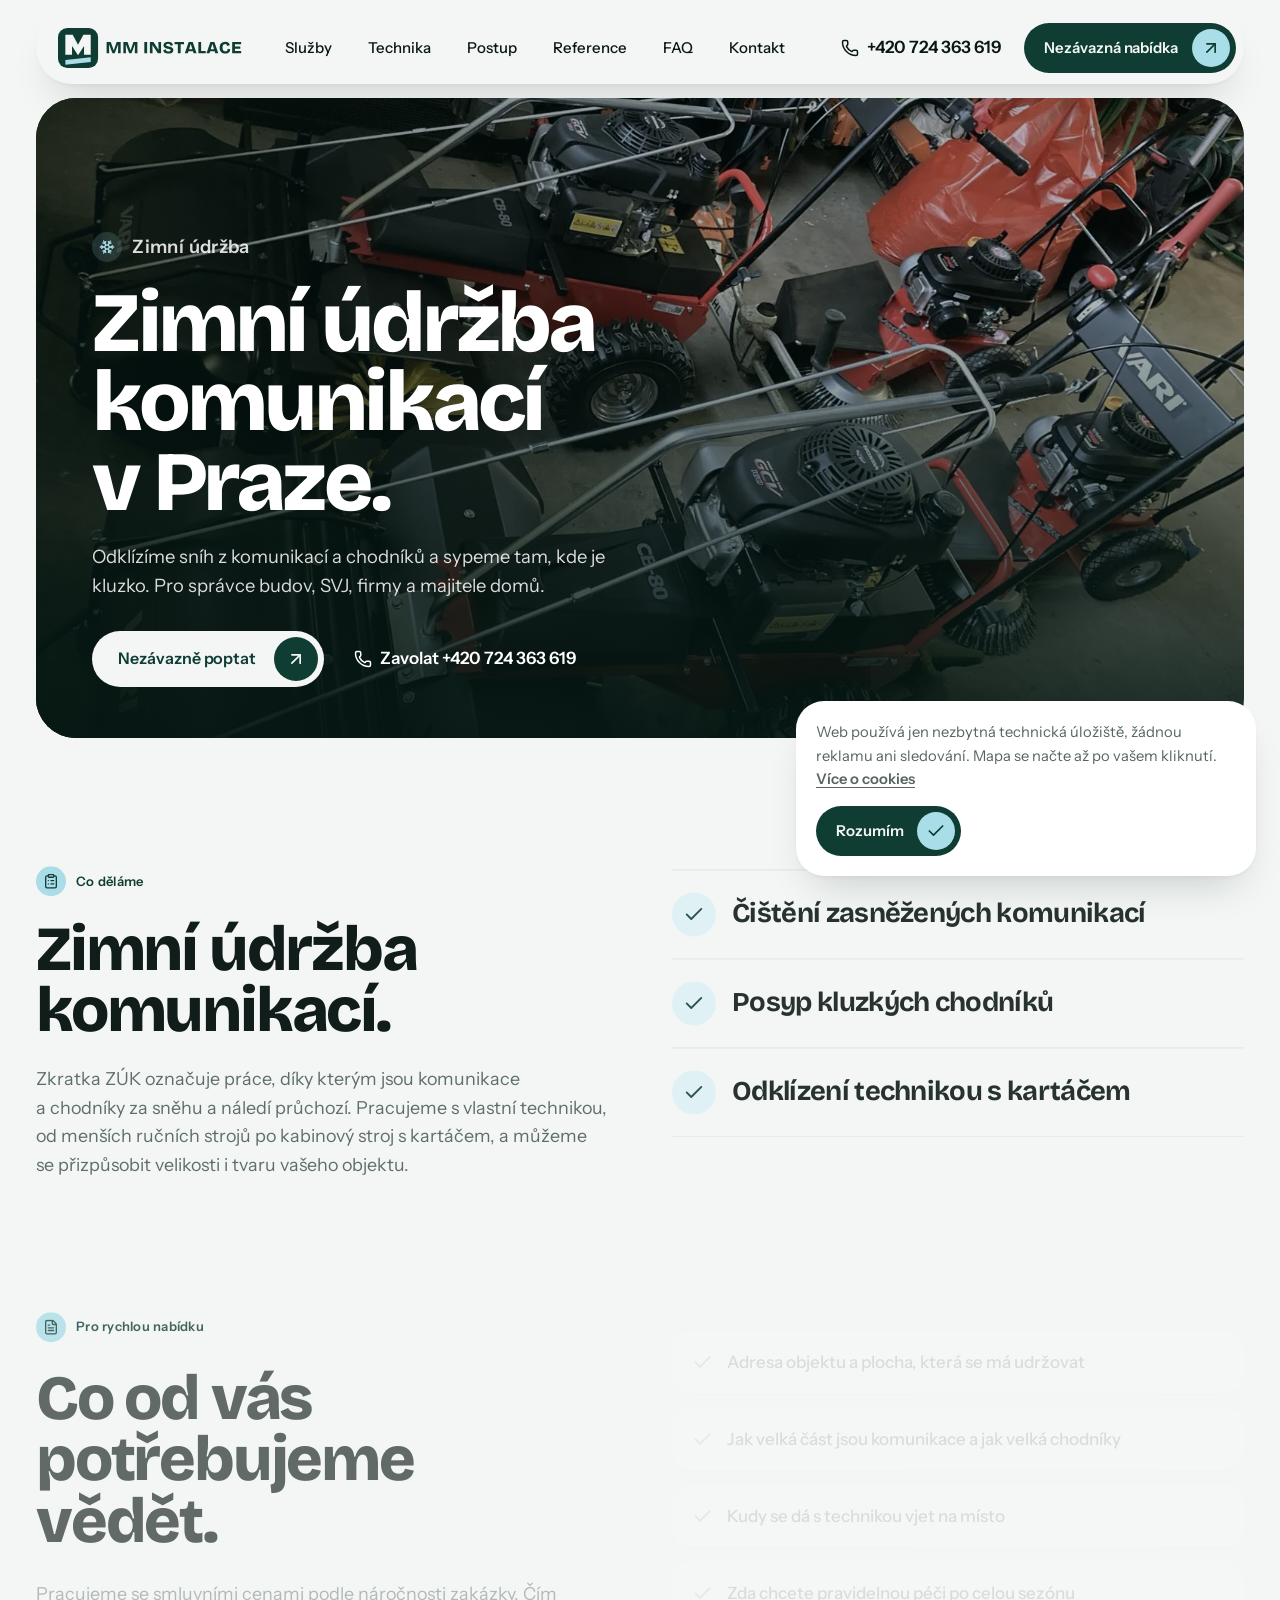
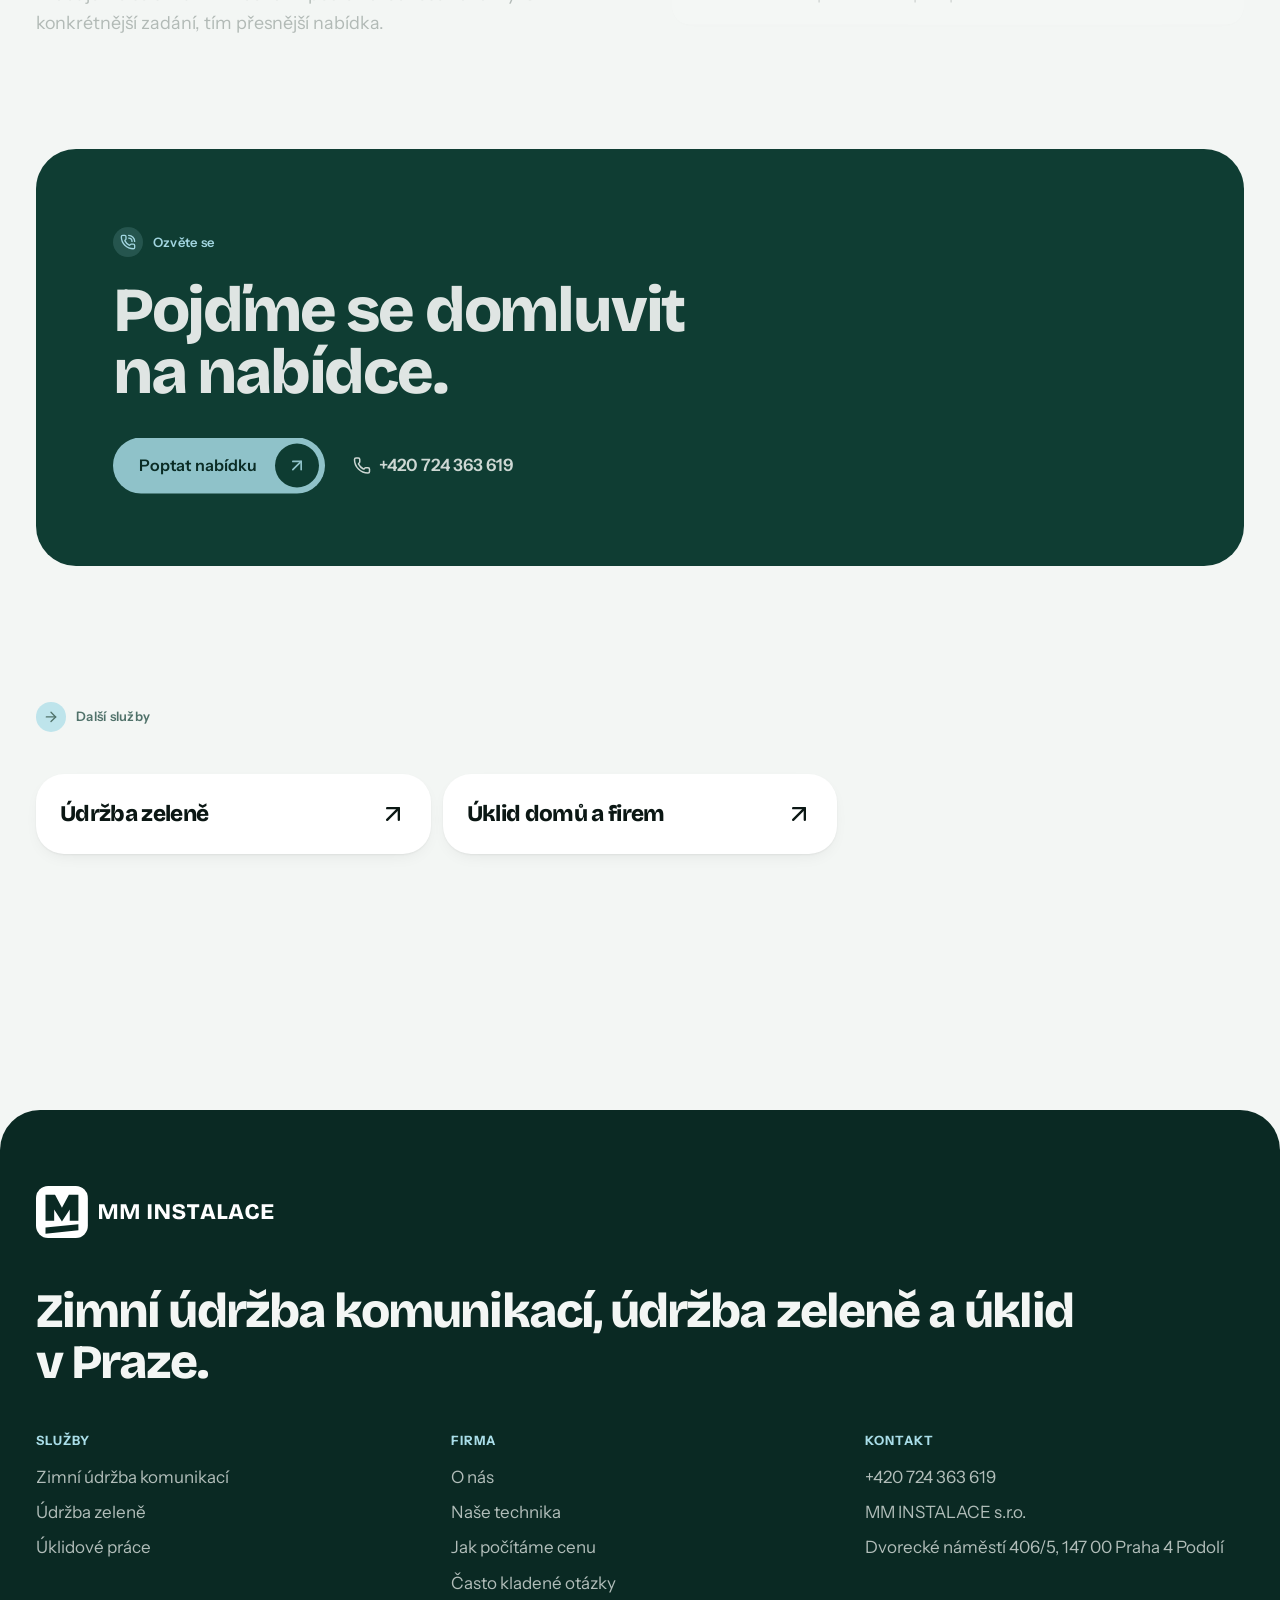
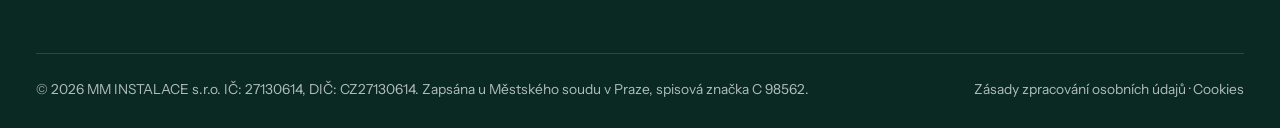
<file: zimni-udrzba-komunikaci.html>
<!doctype html>
<html lang="cs">
<head>
<meta charset="utf-8">
<meta name="robots" content="noindex,nofollow"><meta name="viewport" content="width=device-width, initial-scale=1, viewport-fit=cover">
<title>Zimní údržba komunikací Praha | MM&nbsp;INSTALACE</title>
<meta name="description" content="Čištění zasněžených komunikací a posyp kluzkých chodníků v Praze pro správce budov, SVJ a firmy. Vlastní technika, nezávazná nabídka.">
<link rel="canonical" href="https://mminstalace.cz/zimni-udrzba-komunikaci.html">
<meta name="theme-color" content="#0F3D33">
<meta property="og:type" content="website"><meta property="og:locale" content="cs_CZ"><meta property="og:site_name" content="MM INSTALACE">
<meta property="og:title" content="Zimní údržba komunikací Praha | MM INSTALACE"><meta property="og:description" content="Čištění zasněžených komunikací a posyp kluzkých chodníků v Praze pro správce budov, SVJ a firmy. Vlastní technika, nezávazná nabídka."><meta property="og:url" content="https://mminstalace.cz/zimni-udrzba-komunikaci.html">
<meta property="og:image" content="https://mminstalace.cz/assets/og.jpg"><meta name="twitter:card" content="summary_large_image">
<link rel="icon" href="favicon.svg" type="image/svg+xml"><link rel="apple-touch-icon" href="assets/apple-touch-icon.png">
<link rel="preload" href="fonts/bricolage-grotesque-latin-wght-normal.woff2" as="font" type="font/woff2" crossorigin>
<link rel="preload" href="fonts/instrument-sans-latin-wght-normal.woff2" as="font" type="font/woff2" crossorigin>

<script>document.documentElement.classList.add('js')</script>
<link rel="stylesheet" href="css/styles.css">
<script type="application/ld+json">{"@context": "https://schema.org", "@type": "Service", "name": "Zimní údržba komunikací Praha", "provider": {"@id": "https://mminstalace.cz/#firma"}, "areaServed": "Praha", "description": "Čištění zasněžených komunikací a posyp kluzkých chodníků v Praze pro správce budov, SVJ a firmy. Vlastní technika, nezávazná nabídka.", "url": "https://mminstalace.cz/zimni-udrzba-komunikaci.html"}</script>
</head>
<body>
<svg width="0" height="0" style="position:absolute" aria-hidden="true" focusable="false"><defs><symbol id="i-snowflake" viewBox="0 0 24 24"><path d="m10 20-1.25-2.5L6 18" /> <path d="M10 4 8.75 6.5 6 6" /> <path d="m14 20 1.25-2.5L18 18" /> <path d="m14 4 1.25 2.5L18 6" /> <path d="m17 21-3-6h-4" /> <path d="m17 3-3 6 1.5 3" /> <path d="M2 12h6.5L10 9" /> <path d="m20 10-1.5 2 1.5 2" /> <path d="M22 12h-6.5L14 15" /> <path d="m4 10 1.5 2L4 14" /> <path d="m7 21 3-6-1.5-3" /> <path d="m7 3 3 6h4" /></symbol><symbol id="i-tree-pine" viewBox="0 0 24 24"><path d="m17 14 3 3.3a1 1 0 0 1-.7 1.7H4.7a1 1 0 0 1-.7-1.7L7 14h-.3a1 1 0 0 1-.7-1.7L9 9h-.2A1 1 0 0 1 8 7.3L12 3l4 4.3a1 1 0 0 1-.8 1.7H15l3 3.3a1 1 0 0 1-.7 1.7H17Z" /> <path d="M12 22v-3" /></symbol><symbol id="i-spray-can" viewBox="0 0 24 24"><path d="M3 3h.01" /> <path d="M7 5h.01" /> <path d="M11 7h.01" /> <path d="M3 7h.01" /> <path d="M7 9h.01" /> <path d="M3 11h.01" /> <rect width="4" height="4" x="15" y="5" /> <path d="m19 9 2 2v10c0 .6-.4 1-1 1h-6c-.6 0-1-.4-1-1V11l2-2" /> <path d="m13 14 8-2" /> <path d="m13 19 8-2" /></symbol><symbol id="i-phone" viewBox="0 0 24 24"><path d="M13.832 16.568a1 1 0 0 0 1.213-.303l.355-.465A2 2 0 0 1 17 15h3a2 2 0 0 1 2 2v3a2 2 0 0 1-2 2A18 18 0 0 1 2 4a2 2 0 0 1 2-2h3a2 2 0 0 1 2 2v3a2 2 0 0 1-.8 1.6l-.468.351a1 1 0 0 0-.292 1.233 14 14 0 0 0 6.392 6.384" /></symbol><symbol id="i-mail" viewBox="0 0 24 24"><path d="m22 7-8.991 5.727a2 2 0 0 1-2.009 0L2 7" /> <rect x="2" y="4" width="20" height="16" rx="2" /></symbol><symbol id="i-map-pin" viewBox="0 0 24 24"><path d="M20 10c0 4.993-5.539 10.193-7.399 11.799a1 1 0 0 1-1.202 0C9.539 20.193 4 14.993 4 10a8 8 0 0 1 16 0" /> <circle cx="12" cy="10" r="3" /></symbol><symbol id="i-arrow-up-right" viewBox="0 0 24 24"><path d="M7 7h10v10" /> <path d="M7 17 17 7" /></symbol><symbol id="i-arrow-right" viewBox="0 0 24 24"><path d="M5 12h14" /> <path d="m12 5 7 7-7 7" /></symbol><symbol id="i-check" viewBox="0 0 24 24"><path d="M20 6 9 17l-5-5" /></symbol><symbol id="i-plus" viewBox="0 0 24 24"><path d="M5 12h14" /> <path d="M12 5v14" /></symbol><symbol id="i-chevrons-left-right" viewBox="0 0 24 24"><path d="m9 7-5 5 5 5" /> <path d="m15 7 5 5-5 5" /></symbol><symbol id="i-ruler" viewBox="0 0 24 24"><path d="M21.3 15.3a2.4 2.4 0 0 1 0 3.4l-2.6 2.6a2.4 2.4 0 0 1-3.4 0L2.7 8.7a2.41 2.41 0 0 1 0-3.4l2.6-2.6a2.41 2.41 0 0 1 3.4 0Z" /> <path d="m14.5 12.5 2-2" /> <path d="m11.5 9.5 2-2" /> <path d="m8.5 6.5 2-2" /> <path d="m17.5 15.5 2-2" /></symbol><symbol id="i-repeat" viewBox="0 0 24 24"><path d="m17 2 4 4-4 4" /> <path d="M3 11v-1a4 4 0 0 1 4-4h14" /> <path d="m7 22-4-4 4-4" /> <path d="M21 13v1a4 4 0 0 1-4 4H3" /></symbol><symbol id="i-route" viewBox="0 0 24 24"><circle cx="6" cy="19" r="3" /> <path d="M9 19h8.5a3.5 3.5 0 0 0 0-7h-11a3.5 3.5 0 0 1 0-7H15" /> <circle cx="18" cy="5" r="3" /></symbol><symbol id="i-building-2" viewBox="0 0 24 24"><path d="M10 12h4" /> <path d="M10 8h4" /> <path d="M14 21v-3a2 2 0 0 0-4 0v3" /> <path d="M6 10H4a2 2 0 0 0-2 2v7a2 2 0 0 0 2 2h16a2 2 0 0 0 2-2V9a2 2 0 0 0-2-2h-2" /> <path d="M6 21V5a2 2 0 0 1 2-2h8a2 2 0 0 1 2 2v16" /></symbol><symbol id="i-clipboard-list" viewBox="0 0 24 24"><rect width="8" height="4" x="8" y="2" rx="1" ry="1" /> <path d="M16 4h2a2 2 0 0 1 2 2v14a2 2 0 0 1-2 2H6a2 2 0 0 1-2-2V6a2 2 0 0 1 2-2h2" /> <path d="M12 11h4" /> <path d="M12 16h4" /> <path d="M8 11h.01" /> <path d="M8 16h.01" /></symbol><symbol id="i-handshake" viewBox="0 0 24 24"><path d="m11 17 2 2a1 1 0 1 0 3-3" /> <path d="m14 14 2.5 2.5a1 1 0 1 0 3-3l-3.88-3.88a3 3 0 0 0-4.24 0l-.88.88a1 1 0 1 1-3-3l2.81-2.81a5.79 5.79 0 0 1 7.06-.87l.47.28a2 2 0 0 0 1.42.25L21 4" /> <path d="m21 3 1 11h-2" /> <path d="M3 3 2 14l6.5 6.5a1 1 0 1 0 3-3" /> <path d="M3 4h8" /></symbol><symbol id="i-truck" viewBox="0 0 24 24"><path d="M14 18V6a2 2 0 0 0-2-2H4a2 2 0 0 0-2 2v11a1 1 0 0 0 1 1h2" /> <path d="M15 18H9" /> <path d="M19 18h2a1 1 0 0 0 1-1v-3.65a1 1 0 0 0-.22-.624l-3.48-4.35A1 1 0 0 0 17.52 8H14" /> <circle cx="17" cy="18" r="2" /> <circle cx="7" cy="18" r="2" /></symbol><symbol id="i-shield-check" viewBox="0 0 24 24"><path d="M20 13c0 5-3.5 7.5-7.66 8.95a1 1 0 0 1-.67-.01C7.5 20.5 4 18 4 13V6a1 1 0 0 1 1-1c2 0 4.5-1.2 6.24-2.72a1.17 1.17 0 0 1 1.52 0C14.51 3.81 17 5 19 5a1 1 0 0 1 1 1z" /> <path d="m9 12 2 2 4-4" /></symbol><symbol id="i-phone-call" viewBox="0 0 24 24"><path d="M13 2a9 9 0 0 1 9 9" /> <path d="M13 6a5 5 0 0 1 5 5" /> <path d="M13.832 16.568a1 1 0 0 0 1.213-.303l.355-.465A2 2 0 0 1 17 15h3a2 2 0 0 1 2 2v3a2 2 0 0 1-2 2A18 18 0 0 1 2 4a2 2 0 0 1 2-2h3a2 2 0 0 1 2 2v3a2 2 0 0 1-.8 1.6l-.468.351a1 1 0 0 0-.292 1.233 14 14 0 0 0 6.392 6.384" /></symbol><symbol id="i-send" viewBox="0 0 24 24"><path d="M14.536 21.686a.5.5 0 0 0 .937-.024l6.5-19a.496.496 0 0 0-.635-.635l-19 6.5a.5.5 0 0 0-.024.937l7.93 3.18a2 2 0 0 1 1.112 1.11z" /> <path d="m21.854 2.147-10.94 10.939" /></symbol><symbol id="i-scissors" viewBox="0 0 24 24"><circle cx="6" cy="6" r="3" /> <path d="M8.12 8.12 12 12" /> <path d="M20 4 8.12 15.88" /> <circle cx="6" cy="18" r="3" /> <path d="M14.8 14.8 20 20" /></symbol><symbol id="i-tractor" viewBox="0 0 24 24"><path d="m10 11 11 .9a1 1 0 0 1 .8 1.1l-.665 4.158a1 1 0 0 1-.988.842H20" /> <path d="M16 18h-5" /> <path d="M18 5a1 1 0 0 0-1 1v5.573" /> <path d="M3 4h8.129a1 1 0 0 1 .99.863L13 11.246" /> <path d="M4 11V4" /> <path d="M7 15h.01" /> <path d="M8 10.1V4" /> <circle cx="18" cy="18" r="2" /> <circle cx="7" cy="15" r="5" /></symbol><symbol id="i-sprout" viewBox="0 0 24 24"><path d="M14 9.536V7a4 4 0 0 1 4-4h1.5a.5.5 0 0 1 .5.5V5a4 4 0 0 1-4 4 4 4 0 0 0-4 4c0 2 1 3 1 5a5 5 0 0 1-1 3" /> <path d="M4 9a5 5 0 0 1 8 4 5 5 0 0 1-8-4" /> <path d="M5 21h14" /></symbol><symbol id="i-calendar-check" viewBox="0 0 24 24"><path d="M8 2v3" /> <path d="M16 2v3" /> <rect x="3" y="3" width="18" height="18" rx="2" /> <path d="M3 9h18" /> <path d="m9 15 2 2 4-4" /></symbol><symbol id="i-file-text" viewBox="0 0 24 24"><path d="M6 22a2 2 0 0 1-2-2V4a2 2 0 0 1 2-2h8a2.4 2.4 0 0 1 1.704.706l3.588 3.588A2.4 2.4 0 0 1 20 8v12a2 2 0 0 1-2 2z" /> <path d="M14 2v5a1 1 0 0 0 1 1h5" /> <path d="M10 9H8" /> <path d="M16 13H8" /> <path d="M16 17H8" /></symbol><symbol id="i-clock" viewBox="0 0 24 24"><circle cx="12" cy="12" r="10" /> <path d="M12 6v6l4 2" /></symbol><symbol id="i-brush-cleaning" viewBox="0 0 24 24"><path d="m16 22-1-4" /> <path d="M19 14a1 1 0 0 0 1-1v-1a2 2 0 0 0-2-2h-3a1 1 0 0 1-1-1V4a2 2 0 0 0-4 0v5a1 1 0 0 1-1 1H6a2 2 0 0 0-2 2v1a1 1 0 0 0 1 1" /> <path d="M19 14H5l-1.973 6.767A1 1 0 0 0 4 22h16a1 1 0 0 0 .973-1.233z" /> <path d="m8 22 1-4" /></symbol><symbol id="i-wrench" viewBox="0 0 24 24"><path d="M14.7 6.3a1 1 0 0 0 0 1.4l1.6 1.6a1 1 0 0 0 1.4 0l3.106-3.105c.32-.322.863-.22.983.218a6 6 0 0 1-8.259 7.057l-7.91 7.91a1 1 0 0 1-2.999-3l7.91-7.91a6 6 0 0 1 7.057-8.259c.438.12.54.662.219.984z" /></symbol></defs></svg><a class="skip-link" href="#obsah">Přeskočit na obsah</a>
<header class="nav" id="nav"><div class="nav__bar">
<a class="nav__logo" href="index.html" aria-label="MM INSTALACE, úvodní strana"><img src="branding/logo/mm-instalace-color.svg" width="186" height="40" alt="MM INSTALACE"></a>
<nav class="nav__links" aria-label="Hlavní navigace"><a href="index.html#sluzby">Služby</a><a href="index.html#technika">Technika</a><a href="index.html#postup">Postup</a><a href="index.html#reference">Reference</a><a href="index.html#faq">FAQ</a><a href="index.html#kontakt">Kontakt</a></nav>
<div class="nav__right">
<a class="nav__phone" href="tel:+420724363619"><svg class="icon" aria-hidden="true"><use href="#i-phone"/></svg>+420 724 363 619</a>
<a class="btn btn--sm nav__cta" href="index.html#poptavka">Nezávazná nabídka<span class="btn__ico"><svg class="icon" aria-hidden="true"><use href="#i-arrow-up-right"/></svg></span></a>
<a class="nav__call-m" href="tel:+420724363619" aria-label="Zavolat +420 724 363 619"><svg class="icon" aria-hidden="true"><use href="#i-phone"/></svg></a>
<button class="nav__burger" type="button" aria-expanded="false" aria-controls="menu" aria-label="Otevřít menu"><span></span><span></span><span></span></button>
</div></div></header>
<div class="menu" id="menu" aria-label="Menu"><nav class="menu__links" aria-label="Mobilní navigace"><a href="index.html#sluzby">Služby</a><a href="index.html#technika">Technika</a><a href="index.html#postup">Postup</a><a href="index.html#reference">Reference</a><a href="index.html#faq">Často kladené otázky</a><a href="index.html#kontakt">Kontakt</a></nav>
<div class="menu__foot"><span>Zavolejte nám</span><a href="tel:+420724363619">+420&nbsp;724&nbsp;363&nbsp;619</a><span>Dvorecké náměstí 406/5, 147 00 Praha 4 Podolí</span></div></div><main id="obsah"><section class="page-hero"><div class="page-hero__card"><img src="assets/img/stroje-zametaci-960.webp" srcset="assets/img/stroje-zametaci-480.webp 480w, assets/img/stroje-zametaci-960.webp 960w, assets/img/stroje-zametaci-1600.webp 1600w" sizes="100vw" width="1600" height="1200" alt="Kabinový stroj s plužením odklízí sníh mezi bytovými domy" fetchpriority="high">
<div><p class="eyebrow eyebrow--light" data-reveal><span class="eyebrow__ico"><svg class="icon" aria-hidden="true"><use href="#i-snowflake"/></svg></span>Zimní údržba</p><h1 data-reveal>Zimní údržba komunikací v&nbsp;Praze.</h1><p data-reveal>Odklízíme sníh z&nbsp;komunikací a&nbsp;chodníků a&nbsp;sypeme tam, kde je kluzko. Pro správce budov, SVJ, firmy a&nbsp;majitele domů.</p>
<div class="hero__cta" data-reveal><a class="btn btn--light" href="index.html#poptavka" data-pick="zima">Nezávazně poptat<span class="btn__ico"><svg class="icon" aria-hidden="true"><use href="#i-arrow-up-right"/></svg></span></a><a class="link-arrow" href="tel:+420724363619"><svg class="icon" aria-hidden="true"><use href="#i-phone"/></svg>Zavolat +420 724 363 619</a></div></div></div></section><section class="section"><div class="wrap split">
<div><p class="eyebrow" data-reveal><span class="eyebrow__ico"><svg class="icon" aria-hidden="true"><use href="#i-clipboard-list"/></svg></span>Co děláme</p><h2 data-reveal>Zimní údržba komunikací.</h2><p class="lead" data-reveal style="margin-top:22px">Zkratka ZÚK označuje práce, díky kterým jsou komunikace a&nbsp;chodníky za sněhu a&nbsp;náledí průchozí. Pracujeme s&nbsp;vlastní technikou, od menších ručních strojů po kabinový stroj s&nbsp;kartáčem, a&nbsp;můžeme se přizpůsobit velikosti i&nbsp;tvaru vašeho objektu.</p></div>
<ul class="todo" data-reveal><li><svg class="icon" aria-hidden="true"><use href="#i-check"/></svg>Čištění zasněžených komunikací</li><li><svg class="icon" aria-hidden="true"><use href="#i-check"/></svg>Posyp kluzkých chodníků</li><li><svg class="icon" aria-hidden="true"><use href="#i-check"/></svg>Odklízení technikou s kartáčem</li></ul></div></section><section class="section" style="padding-top:0"><div class="wrap split">
<div><p class="eyebrow" data-reveal><span class="eyebrow__ico"><svg class="icon" aria-hidden="true"><use href="#i-file-text"/></svg></span>Pro rychlou nabídku</p><h2 data-reveal style="max-width:12ch">Co od vás potřebujeme vědět.</h2><p class="lead" data-reveal style="margin-top:22px">Pracujeme se smluvními cenami podle náročnosti zakázky. Čím konkrétnější zadání, tím přesnější nabídka.</p></div>
<ul class="need" data-reveal><li><svg class="icon" aria-hidden="true"><use href="#i-check"/></svg>Adresa objektu a plocha, která se má udržovat</li><li><svg class="icon" aria-hidden="true"><use href="#i-check"/></svg>Jak velká část jsou komunikace a jak velká chodníky</li><li><svg class="icon" aria-hidden="true"><use href="#i-check"/></svg>Kudy se dá s technikou vjet na místo</li><li><svg class="icon" aria-hidden="true"><use href="#i-check"/></svg>Zda chcete pravidelnou péči po celou sezónu</li></ul></div></section><section class="section" style="padding-top:0"><div class="wrap"><div class="cta-band on-dark"><div><p class="eyebrow eyebrow--light" data-reveal><span class="eyebrow__ico"><svg class="icon" aria-hidden="true"><use href="#i-phone-call"/></svg></span>Ozvěte se</p><h2 data-reveal>Pojďme se domluvit na nabídce.</h2></div>
<div style="display:flex;flex-wrap:wrap;gap:16px 28px;align-items:center" data-reveal><a class="btn btn--ice" href="index.html#poptavka" data-pick="zima">Poptat nabídku<span class="btn__ico"><svg class="icon" aria-hidden="true"><use href="#i-arrow-up-right"/></svg></span></a><a class="link-arrow" href="tel:+420724363619"><svg class="icon" aria-hidden="true"><use href="#i-phone"/></svg>+420 724 363 619</a></div></div></div></section><section class="section" style="padding-top:0"><div class="wrap"><div class="sec-head" style="margin-bottom:28px"><p class="eyebrow" data-reveal><span class="eyebrow__ico"><svg class="icon" aria-hidden="true"><use href="#i-arrow-right"/></svg></span>Další služby</p></div><div class="others"><a class="other" href="udrzba-zelene.html">Údržba zeleně<svg class="icon" aria-hidden="true"><use href="#i-arrow-up-right"/></svg></a><a class="other" href="uklid-bytovych-domu-a-firem.html">Úklid domů a firem<svg class="icon" aria-hidden="true"><use href="#i-arrow-up-right"/></svg></a></div></div></section></main><footer class="footer"><div class="wrap">
<div class="footer__top"><a class="footer__logo" href="index.html" aria-label="MM INSTALACE, úvodní strana"><img src="branding/logo/mm-instalace-mono-white.svg" width="241" height="52" alt="MM INSTALACE"></a></div>
<p class="footer__big">Zimní údržba komunikací, údržba zeleně a&nbsp;úklid v&nbsp;Praze.</p>
<div class="footer__cols">
<div><h4>Služby</h4><ul><li><a href="zimni-udrzba-komunikaci.html">Zimní údržba komunikací</a></li><li><a href="udrzba-zelene.html">Údržba zeleně</a></li><li><a href="uklid-bytovych-domu-a-firem.html">Úklidové práce</a></li></ul></div>
<div><h4>Firma</h4><ul><li><a href="index.html#o-nas">O&nbsp;nás</a></li><li><a href="index.html#technika">Naše technika</a></li><li><a href="index.html#cena">Jak počítáme cenu</a></li><li><a href="index.html#faq">Často kladené otázky</a></li></ul></div>
<div><h4>Kontakt</h4><ul><li><a href="tel:+420724363619">+420&nbsp;724&nbsp;363&nbsp;619</a></li><li>MM&nbsp;INSTALACE&nbsp;s.r.o.</li><li>Dvorecké náměstí 406/5, 147 00 Praha 4 Podolí</li></ul></div>
</div>
<div class="footer__legal"><span>© 2026 MM&nbsp;INSTALACE&nbsp;s.r.o. IČ:&nbsp;27130614, DIČ:&nbsp;CZ27130614. Zapsána u&nbsp;Městského soudu v&nbsp;Praze, spisová značka C 98562.</span><span><a href="zasady-zpracovani-osobnich-udaju.html">Zásady zpracování osobních údajů</a> · <a href="cookies.html">Cookies</a></span></div>
</div></footer><div class="sticky" role="region" aria-label="Rychlý kontakt"><a class="s-call" href="tel:+420724363619"><svg class="icon" aria-hidden="true"><use href="#i-phone"/></svg>Zavolat</a><a class="s-ask" href="index.html#poptavka">Poptat nabídku<svg class="icon" aria-hidden="true"><use href="#i-arrow-up-right"/></svg></a></div>
<div class="cookie" role="dialog" aria-label="Informace o cookies" hidden><p>Web používá jen nezbytná technická úložiště, žádnou reklamu ani sledování. Mapa se načte až po vašem kliknutí. <a href="cookies.html">Více o&nbsp;cookies</a></p><div class="cookie__row"><button class="btn btn--sm" type="button" data-cookie-ok>Rozumím<span class="btn__ico"><svg class="icon" aria-hidden="true"><use href="#i-check"/></svg></span></button></div></div><script src="js/config.js"></script>
<script>
/* Skripty se načtou až po vykreslení stránky (lepší LCP a TBT). Hero se animuje čistě v CSS. */
(function(){function l(s,c){var e=document.createElement('script');e.src=s;e.async=false;if(c)e.onload=c;document.body.appendChild(e);}
function go(){l('js/vendor/gsap.min.js');l('js/vendor/ScrollTrigger.min.js');l('js/main.js');}
if(document.readyState==='complete'){go();}else{window.addEventListener('load',function(){(window.requestIdleCallback||function(f){setTimeout(f,60)})(go);});}})();
</script>
</body></html>
</file>
<file: css/styles.css>
/* ==========================================================================
   MM INSTALACE | styles.css
   Pořadí: 1 tokeny, 2 fonty, 3 základ, 4 komponenty, 5 sekce, 6 responzivita
   Brand se mění jen v sekci 1 (CSS proměnné).
   ========================================================================== */

/* 1 ─ TOKENY ───────────────────────────────────────────────────────────── */
:root {
  /* barvy */
  --spruce: #0F3D33;      /* hlavní: hluboká smrková zelená */
  --spruce-900: #0A2923;  /* nejtmavší plochy, patička */
  --spruce-700: #17574A;
  --ice: #A9DDE8;         /* akcent: ledově chladná modrá */
  --ice-200: #DDF1F6;
  --ice-600: #3E97B0;
  --leaf: #5E9E4F;        /* akcent: list, jen drobně */
  --amber: #F4A12D;       /* signální oranžová: focus, majáček, placeholdery */
  --snow: #F3F6F4;       /* světlé pozadí */
  --white: #FFFFFF;
  --ink: #0B1714;
  --mist: #56655F;        /* šedý popisný text, kontrast 5.6:1 na --snow */
  --line: #DCE3E0;

  /* typografie */
  --font-display: "Bricolage Grotesque", "Arial Narrow", system-ui, sans-serif;
  --font-body: "Instrument Sans", system-ui, -apple-system, "Segoe UI", sans-serif;

  /* tvary a stíny */
  --r-xl: 40px;
  --r-lg: 28px;
  --r-md: 18px;
  --r-sm: 12px;
  --shadow-sm: 0 1px 2px rgba(11, 23, 20, .05), 0 6px 18px -8px rgba(11, 23, 20, .10);
  --shadow-md: 0 2px 4px rgba(11, 23, 20, .04), 0 22px 44px -18px rgba(11, 23, 20, .20);

  /* layout */
  --gutter: clamp(16px, 3.2vw, 36px);
  --maxw: 1400px;
  --section: clamp(72px, 10vw, 148px);
  --ease: cubic-bezier(.22, .8, .24, 1);
  --nav-h: 72px;
  --safe-top: env(safe-area-inset-top, 0px);   /* Dynamic Island / výřez; web je s viewport-fit=cover */
  --nav-top: calc(var(--safe-top) + 12px);
  --hero-top: calc(var(--nav-top) + var(--nav-h) + 14px);  /* karta začíná pod plovoucí navigací */
}

/* 2 ─ FONTY (lokálně, variabilní, latin + latin-ext pro češtinu) ────────── */
@font-face {
  font-family: "Bricolage Grotesque";
  src: url("../fonts/bricolage-grotesque-latin-ext-wght-normal.woff2") format("woff2");
  font-weight: 200 800; font-display: swap;
  unicode-range: U+0100-02BA, U+02BD-02C5, U+02C7-02CC, U+02CE-02D7, U+02DD-02FF, U+0304, U+0308, U+0329, U+1D00-1DBF, U+1E00-1E9F, U+1EF2-1EFF, U+2020, U+20A0-20AB, U+20AD-20C0, U+2113, U+2C60-2C7F, U+A720-A7FF;
}
@font-face {
  font-family: "Bricolage Grotesque";
  src: url("../fonts/bricolage-grotesque-latin-wght-normal.woff2") format("woff2");
  font-weight: 200 800; font-display: swap;
  unicode-range: U+0000-00FF, U+0131, U+0152-0153, U+02BB-02BC, U+02C6, U+02DA, U+02DC, U+0304, U+0308, U+0329, U+2000-206F, U+20AC, U+2122, U+2191, U+2193, U+2212, U+2215, U+FEFF, U+FFFD;
}
@font-face {
  font-family: "Instrument Sans";
  src: url("../fonts/instrument-sans-latin-ext-wght-normal.woff2") format("woff2");
  font-weight: 400 700; font-display: swap;
  unicode-range: U+0100-02BA, U+02BD-02C5, U+02C7-02CC, U+02CE-02D7, U+02DD-02FF, U+0304, U+0308, U+0329, U+1D00-1DBF, U+1E00-1E9F, U+1EF2-1EFF, U+2020, U+20A0-20AB, U+20AD-20C0, U+2113, U+2C60-2C7F, U+A720-A7FF;
}
@font-face {
  font-family: "Instrument Sans";
  src: url("../fonts/instrument-sans-latin-wght-normal.woff2") format("woff2");
  font-weight: 400 700; font-display: swap;
  unicode-range: U+0000-00FF, U+0131, U+0152-0153, U+02BB-02BC, U+02C6, U+02DA, U+02DC, U+0304, U+0308, U+0329, U+2000-206F, U+20AC, U+2122, U+2191, U+2193, U+2212, U+2215, U+FEFF, U+FFFD;
}

/* 3 ─ ZÁKLAD ───────────────────────────────────────────────────────────── */
*, *::before, *::after { box-sizing: border-box; }
html { -webkit-text-size-adjust: 100%; scroll-behavior: smooth; scroll-padding-top: calc(var(--nav-top) + var(--nav-h) + 16px); }
body {
  margin: 0; background: var(--snow); color: var(--ink);
  font-family: var(--font-body); font-size: 1.0625rem; line-height: 1.6;
  -webkit-font-smoothing: antialiased; text-rendering: optimizeLegibility;
  overflow-x: hidden;
}
img, svg, picture { display: block; max-width: 100%; }
img { height: auto; }
a { color: inherit; text-decoration: none; }
button, input, select, textarea { font: inherit; color: inherit; }
button { cursor: pointer; background: none; border: 0; padding: 0; }
h1, h2, h3, h4 { margin: 0; font-family: var(--font-display); font-weight: 800; letter-spacing: -.035em; line-height: 1; text-wrap: balance; }
p { margin: 0; text-wrap: pretty; }
ul, ol { margin: 0; padding: 0; list-style: none; }
::selection { background: var(--ice); color: var(--spruce-900); }
:focus-visible { outline: 3px solid var(--amber); outline-offset: 3px; border-radius: 6px; }
.sr-only { position: absolute; width: 1px; height: 1px; margin: -1px; padding: 0; overflow: hidden; clip: rect(0 0 0 0); white-space: nowrap; border: 0; }
.skip-link { position: fixed; left: 16px; top: -80px; z-index: 200; background: var(--spruce); color: var(--snow); padding: 12px 20px; border-radius: 999px; transition: top .2s; }
.skip-link:focus { top: 16px; }

.wrap { width: 100%; max-width: var(--maxw); margin-inline: auto; padding-inline: var(--gutter); }
.section { padding-block: var(--section); }
.icon { width: 1.25em; height: 1.25em; flex: none; stroke: currentColor; fill: none; stroke-width: 2; stroke-linecap: round; stroke-linejoin: round; }

h1 { font-size: clamp(2.7rem, 7.4vw, 6.6rem); line-height: .94; letter-spacing: -.045em; }
h2 { font-size: clamp(2.1rem, 4.9vw, 4.3rem); line-height: .98; }
h3 { font-size: clamp(1.4rem, 2.2vw, 1.9rem); line-height: 1.08; letter-spacing: -.025em; }
.lead { font-size: clamp(1.05rem, 1.4vw, 1.25rem); color: var(--mist); max-width: 52ch; }
.muted { color: var(--mist); }

/* JS stavy pro reveal: bez JS je vše viditelné */
.js [data-reveal] { opacity: 0; transform: translateY(28px); }
.js .hero [data-reveal], .js .page-hero [data-reveal] { opacity: 1; transform: none; animation: rise .9s var(--ease) both; }
.js .hero__inner > div > :nth-child(2), .js .page-hero__card > div > :nth-child(2) { animation-delay: .08s; }
.js .hero__inner > div > :nth-child(3), .js .page-hero__card > div > :nth-child(3) { animation-delay: .16s; }
.js .hero__inner > div > :nth-child(4), .js .page-hero__card > div > :nth-child(4) { animation-delay: .24s; }
.js .hero__chips { animation-delay: .34s; }
@keyframes rise { from { opacity: 0; transform: translateY(26px); } to { opacity: 1; transform: none; } }
.js.reveal-fallback [data-reveal] { opacity: 1; transform: none; transition: opacity .6s, transform .6s; }

/* 4 ─ KOMPONENTY ───────────────────────────────────────────────────────── */
/* eyebrow se ikonkou */
.eyebrow { display: inline-flex; align-items: center; gap: 10px; font-size: .8125rem; font-weight: 600; letter-spacing: .02em; color: var(--spruce); margin-bottom: 22px; }
.eyebrow__ico { width: 30px; height: 30px; border-radius: 50%; background: var(--ice); color: var(--spruce); display: grid; place-items: center; }
.eyebrow__ico .icon { width: 16px; height: 16px; }
.on-dark .eyebrow, .eyebrow--light { color: var(--ice); }
.on-dark .eyebrow__ico, .eyebrow--light .eyebrow__ico { background: rgba(169, 221, 232, .16); color: var(--ice); }

/* tlačítko: pill + kruhová šipka (jediný jazyk tlačítek na webu) */
.btn {
  --bg: var(--spruce); --fg: var(--snow); --ib: var(--ice); --if: var(--spruce);
  display: inline-flex; align-items: center; gap: 18px; padding: 6px 6px 6px 26px; min-height: 56px;
  border-radius: 999px; background: var(--bg); color: var(--fg); font-weight: 600; font-size: 1rem; letter-spacing: -.005em;
  position: relative; overflow: hidden; isolation: isolate; transition: background .35s var(--ease), color .35s var(--ease), transform .35s var(--ease);
  white-space: nowrap;
}
.btn__ico { width: 44px; height: 44px; border-radius: 50%; background: var(--ib); color: var(--if); display: grid; place-items: center; flex: none; overflow: hidden; transition: transform .45s var(--ease), background .35s var(--ease); }
.btn__ico .icon { width: 20px; height: 20px; transition: transform .45s var(--ease); }
.btn:hover { background: var(--spruce-700); }
.btn:hover .btn__ico { transform: scale(1.06); }
.btn:hover .btn__ico .icon { transform: rotate(45deg); }
.btn:active { transform: scale(.975); }
.btn--light { --bg: var(--snow); --fg: var(--spruce); --ib: var(--spruce); --if: var(--snow); }
.btn--light:hover { background: var(--white); }
.btn--ice { --bg: var(--ice); --fg: var(--spruce-900); --ib: var(--spruce); --if: var(--ice); }
.btn--ice:hover { background: #BDE6EF; }
.btn--sm { min-height: 48px; padding-left: 20px; gap: 14px; font-size: .9375rem; }
.btn--sm .btn__ico { width: 38px; height: 38px; }
.btn--block { width: 100%; justify-content: space-between; }

.link-arrow { display: inline-flex; align-items: center; gap: 8px; font-weight: 600; padding-block: 8px; background: linear-gradient(currentColor, currentColor) 0 100% / 0 1.5px no-repeat; transition: background-size .4s var(--ease); }
.link-arrow .icon { width: 18px; height: 18px; transition: transform .35s var(--ease); }
.link-arrow:hover { background-size: 100% 1.5px; }
.link-arrow:hover .icon { transform: translate(3px, -3px); }

/* navigace: plovoucí pill */
.nav { position: fixed; z-index: 100; top: var(--nav-top); left: 0; right: 0; padding-inline: var(--gutter); pointer-events: none; transition: transform .5s var(--ease); }
.nav.is-hidden { transform: translateY(-130%); }
.nav__bar { pointer-events: auto; max-width: var(--maxw); margin-inline: auto; height: var(--nav-h); background: var(--snow); border-radius: 999px; box-shadow: var(--shadow-md); display: flex; align-items: center; justify-content: space-between; padding: 0 10px 0 22px; }
.nav__logo { display: flex; align-items: center; }
.nav__logo img { height: 40px; width: auto; }
.nav__links { display: none; gap: 4px; }
.nav__links a { padding: 10px 16px; border-radius: 999px; font-weight: 500; font-size: .9375rem; transition: background .25s; }
.nav__links a:hover { background: var(--white); }
.nav__links a[aria-current="page"] { background: var(--ice-200); }
.nav__right { display: flex; align-items: center; gap: 8px; }
.nav__phone { display: none; align-items: center; gap: 8px; font-weight: 600; padding: 10px 14px; border-radius: 999px; }
.nav__phone:hover { background: var(--white); }
.nav__phone .icon { width: 18px; height: 18px; }
.nav__call-m { width: 52px; height: 52px; border-radius: 50%; background: var(--white); display: grid; place-items: center; }
.nav__burger { width: 52px; height: 52px; border-radius: 50%; background: var(--spruce); color: var(--snow); display: grid; place-items: center; position: relative; }
.nav__burger span { position: absolute; left: 16px; right: 16px; height: 2px; background: currentColor; border-radius: 2px; transition: transform .45s var(--ease), opacity .25s; }
.nav__burger span:nth-child(1) { transform: translateY(-5px); }
.nav__burger span:nth-child(3) { transform: translateY(5px); }
.nav__burger[aria-expanded="true"] span:nth-child(1) { transform: rotate(45deg); }
.nav__burger[aria-expanded="true"] span:nth-child(2) { opacity: 0; }
.nav__burger[aria-expanded="true"] span:nth-child(3) { transform: rotate(-45deg); }
.nav__cta { display: none; }

/* mobilní menu přes celou obrazovku */
.menu { position: fixed; inset: 0; z-index: 90; background: var(--spruce); color: var(--snow); padding: calc(var(--nav-top) + var(--nav-h) + 36px) var(--gutter) max(32px, env(safe-area-inset-bottom, 0px)); display: flex; flex-direction: column; justify-content: space-between; clip-path: circle(0 at calc(100% - 44px) calc(var(--nav-top) + 36px)); visibility: hidden; overflow-y: auto; }
.menu.is-open { visibility: visible; }
.menu__links a { display: block; font-family: var(--font-display); font-weight: 800; font-size: clamp(2.2rem, 10vw, 3.6rem); letter-spacing: -.04em; line-height: 1.1; padding: 6px 0; }
.menu__links a small { font-family: var(--font-body); font-size: .8rem; font-weight: 500; letter-spacing: 0; color: var(--ice); margin-left: 10px; }
.menu__foot { display: grid; gap: 10px; margin-top: 32px; color: var(--ice); font-size: .95rem; }
.menu__foot a { color: var(--snow); font-weight: 600; font-size: 1.25rem; }

/* hero: velká zaoblená karta */
.hero { padding: var(--hero-top) var(--gutter) 0; }
.hero__card { position: relative; max-width: var(--maxw); margin-inline: auto; border-radius: var(--r-xl); overflow: hidden; min-height: min(calc(100svh - var(--hero-top) - 16px), 880px); display: flex; flex-direction: column; justify-content: flex-end; color: var(--white); background: var(--spruce-900); isolation: isolate; }
.hero__media { position: absolute; inset: -6% 0 -6% 0; z-index: -2; will-change: transform; }
.hero__media img { width: 100%; height: 100%; object-fit: cover; }
.hero__shade { position: absolute; inset: 0; z-index: -1; background:
  linear-gradient(to top, rgba(6, 24, 20, .92) 0%, rgba(6, 24, 20, .62) 34%, rgba(6, 24, 20, .12) 68%, rgba(6, 24, 20, .30) 100%),
  linear-gradient(to right, rgba(6, 24, 20, .55) 0%, rgba(6, 24, 20, 0) 62%); }
.hero__inner { position: relative; z-index: 1; padding: clamp(96px, 14vh, 160px) clamp(20px, 4.4vw, 64px) clamp(24px, 3.4vw, 48px); display: grid; gap: clamp(28px, 4vw, 56px); }
.hero h1 { max-width: 13ch; }
.hero__sub { max-width: 46ch; font-size: clamp(1.05rem, 1.5vw, 1.3rem); color: rgba(255, 255, 255, .84); margin-top: 22px; }
.hero__cta { display: flex; flex-wrap: wrap; align-items: center; gap: 14px 30px; margin-top: 34px; }
.hero__cta .link-arrow { color: var(--white); }
.hero__chips { display: flex; flex-wrap: wrap; gap: 10px; padding-top: clamp(20px, 2.6vw, 32px); border-top: 1px solid rgba(255, 255, 255, .18); }
.chip-link { display: inline-flex; align-items: center; gap: 10px; padding: 10px 18px 10px 12px; border-radius: 999px; background: rgba(255, 255, 255, .12); font-weight: 600; font-size: .9375rem; transition: background .3s, color .3s; }
.chip-link .icon { width: 20px; height: 20px; padding: 5px; box-sizing: content-box; border-radius: 50%; background: var(--ice); color: var(--spruce); stroke-width: 2.2; }
.chip-link:hover { background: var(--snow); color: var(--spruce); }

/* nadpis sekce */
.sec-head { display: grid; gap: 22px; margin-bottom: clamp(36px, 5vw, 72px); }
.sec-head h2 { max-width: 15ch; }
.sec-head .lead { margin-top: 0; }

/* 5 ─ SEKCE ────────────────────────────────────────────────────────────── */

/* O nás + čísla */
.about { display: grid; gap: clamp(36px, 6vw, 80px); }
.about__top { display: grid; gap: 28px; }
.about__top h2 { max-width: 16ch; }
.numbers { display: grid; grid-template-columns: repeat(2, 1fr); border-top: 1px solid var(--line); }
.num { padding: 28px 0 8px; border-bottom: 1px solid var(--line); display: grid; gap: 8px; align-content: start; }
.num:nth-child(odd) { padding-right: 16px; }
.num:nth-child(even) { padding-left: 20px; border-left: 1px solid var(--line); }
.num__v { font-family: var(--font-display); font-weight: 800; font-size: clamp(3.4rem, 8vw, 6.6rem); line-height: .9; letter-spacing: -.05em; color: var(--spruce); font-variant-numeric: tabular-nums; }
.num__l { color: var(--mist); font-size: .98rem; max-width: 22ch; padding-bottom: 24px; }
.num--ph .num__v { color: transparent; -webkit-text-stroke: 1.5px var(--amber); }
.num--ph .num__l { color: var(--mist); }
.tag-ph { display: inline-block; font-size: .72rem; font-weight: 700; letter-spacing: .06em; text-transform: uppercase; color: #8A5A0E; background: #FCEBCB; border-radius: 999px; padding: 4px 10px; width: fit-content; }

/* služby: bento, každá karta má vlastní kompozici */
.bento { display: grid; gap: 16px; }
.card { position: relative; border-radius: var(--r-lg); overflow: hidden; }
.card__no { font-family: var(--font-display); font-weight: 700; font-size: .9rem; letter-spacing: 0; opacity: .7; }
.svc-list { display: grid; gap: 10px; margin: 22px 0 28px; }
.svc-list li { display: flex; align-items: center; gap: 12px; font-weight: 500; }
.svc-list .icon { width: 18px; height: 18px; padding: 3px; box-sizing: content-box; border-radius: 50%; background: currentColor; }
.svc-list .icon * { stroke: var(--card-bg, var(--spruce)); }

.card--zima { min-height: 560px; color: var(--white); display: flex; flex-direction: column; justify-content: flex-end; padding: clamp(24px, 3vw, 44px); isolation: isolate; --card-bg: var(--spruce-900); }
.card--zima > img { position: absolute; inset: 0; width: 100%; height: 100%; object-fit: cover; z-index: -2; transition: transform 1.2s var(--ease); }
.card--zima::after { content: ""; position: absolute; inset: 0; z-index: -1; background: linear-gradient(to top, rgba(6, 24, 20, .92), rgba(6, 24, 20, .35) 60%, rgba(6, 24, 20, .12)); }
.card--zima:hover > img { transform: scale(1.04); }
.card--zima h3 { font-size: clamp(2rem, 3.6vw, 3.2rem); max-width: 14ch; margin: 14px 0 14px; }
.card--zima p { max-width: 40ch; color: rgba(255, 255, 255, .84); }
.card--zima .svc-list .icon { color: var(--ice); }

.card--zelen { background: var(--white); display: grid; grid-template-rows: 220px auto; box-shadow: var(--shadow-sm); --card-bg: var(--white); }
.card--zelen .card__img { overflow: hidden; }
.card--zelen .card__img img { width: 100%; height: 100%; object-fit: cover; transition: transform 1.2s var(--ease); }
.card--zelen:hover .card__img img { transform: scale(1.05); }
.card__body { padding: clamp(22px, 2.6vw, 36px); }
.card--zelen h3, .card--uklid h3 { margin: 10px 0 12px; }
.card--zelen p, .card--uklid p { color: var(--mist); }
.card--zelen .svc-list .icon { color: var(--leaf); }

.card--uklid { background: var(--ice-200); display: grid; --card-bg: var(--ice-200); }
.card--uklid .card__img { min-height: 220px; overflow: hidden; }
.card--uklid .card__img img { width: 100%; height: 100%; object-fit: cover; }
.card--uklid .svc-list .icon { color: var(--spruce); }
.bento__more { margin-top: 18px; display: flex; flex-wrap: wrap; gap: 8px 20px; align-items: center; color: var(--mist); }

/* proč my: tmavá sekce, editorial řádky */
.why { background: var(--spruce); color: var(--snow); border-radius: var(--r-xl); width: calc(100% - 2 * var(--gutter)); max-width: calc(var(--maxw) - 2 * var(--gutter)); margin-inline: auto; }
.why .wrap { padding-block: clamp(56px, 8vw, 112px); display: grid; gap: clamp(32px, 5vw, 72px); }
.why h2 { max-width: 12ch; }
.why .lead { color: rgba(243, 246, 244, .72); margin-top: 22px; }
.why__list { border-top: 1px solid rgba(243, 246, 244, .18); }
.why__row { display: grid; grid-template-columns: 56px 1fr; gap: 6px 12px; padding: 26px 0; border-bottom: 1px solid rgba(243, 246, 244, .18); }
.why__row .n { font-family: var(--font-display); font-weight: 700; color: var(--ice); font-size: .95rem; padding-top: 6px; }
.why__row h3 { font-size: clamp(1.45rem, 2.4vw, 2.1rem); color: var(--snow); }
.why__row p { grid-column: 2; color: rgba(243, 246, 244, .7); max-width: 46ch; margin-top: 6px; }
.why__row--ph { border-bottom-style: dashed; }
.why__row--ph h3 { color: var(--amber); }

/* before / after */
.ba-tabs, .tabs { display: inline-flex; padding: 6px; background: var(--white); border-radius: 999px; box-shadow: var(--shadow-sm); gap: 4px; flex-wrap: wrap; }
.tab { padding: 12px 22px; border-radius: 999px; font-weight: 600; font-size: .9375rem; display: inline-flex; align-items: center; gap: 8px; transition: background .3s, color .3s; min-height: 48px; }
.tab .icon { width: 18px; height: 18px; }
.tab[aria-selected="true"] { background: var(--spruce); color: var(--snow); }
.tab:not([aria-selected="true"]):hover { background: var(--ice-200); }
.ba { position: relative; border-radius: var(--r-xl); overflow: hidden; aspect-ratio: 16 / 10; background: var(--spruce-900); user-select: none; -webkit-user-select: none; touch-action: pan-y; cursor: ew-resize; --pos: 50%; box-shadow: var(--shadow-md); }
.ba picture, .ba img { position: absolute; inset: 0; width: 100%; height: 100%; object-fit: cover; pointer-events: none; }
.ba__after { clip-path: inset(0 0 0 var(--pos)); }
.ba__handle { position: absolute; top: 0; bottom: 0; left: var(--pos); width: 3px; margin-left: -1.5px; background: var(--white); pointer-events: none; box-shadow: 0 0 0 1px rgba(0, 0, 0, .08); }
.ba__knob { position: absolute; top: 50%; left: 50%; width: 64px; height: 64px; margin: -32px 0 0 -32px; border-radius: 50%; background: var(--white); color: var(--spruce); display: grid; place-items: center; box-shadow: var(--shadow-md); transition: transform .3s var(--ease); }
.ba__knob .icon { width: 28px; height: 28px; stroke-width: 2.2; }
.ba:hover .ba__knob, .ba.is-drag .ba__knob { transform: scale(1.1); }
.ba__lab { position: absolute; bottom: 20px; padding: 8px 16px; border-radius: 999px; background: var(--spruce-900); color: var(--snow); font-weight: 600; font-size: .85rem; pointer-events: none; }
.ba__lab--l { left: 20px; } .ba__lab--r { right: 20px; background: var(--ice); color: var(--spruce-900); }
.ba__demo { position: absolute; top: 20px; left: 20px; background: var(--amber); color: #3A2400; font-weight: 700; font-size: .72rem; letter-spacing: .06em; text-transform: uppercase; border-radius: 999px; padding: 6px 12px; pointer-events: none; }
.ba:focus-within { outline: 3px solid var(--amber); outline-offset: 4px; }
.ba__range { position: absolute; inset: 0; opacity: 0; width: 100%; height: 100%; margin: 0; pointer-events: none; }
.ba-note { margin-top: 28px; color: var(--mist); font-size: .9rem; }
.ba-head { display: flex; flex-wrap: wrap; align-items: end; justify-content: space-between; gap: 24px; margin-bottom: 36px; }
.ba-panel[hidden] { display: none; }

/* technika: galerie */
.gal { display: grid; gap: 14px; grid-template-columns: 1fr; }
.gal > * { min-width: 0; }
.gal figure { margin: 0; position: relative; border-radius: var(--r-lg); overflow: hidden; background: var(--spruce-900); }
.gal img { width: 100%; height: 100%; object-fit: cover; transition: transform 1.2s var(--ease); }
.gal figure:hover img { transform: scale(1.05); }
.gal figcaption { position: absolute; left: 14px; bottom: 14px; background: var(--snow); color: var(--spruce-900); font-weight: 600; font-size: .85rem; padding: 7px 14px; border-radius: 999px; }
.gal .g1, .gal .g2, .gal .g3 { aspect-ratio: 4 / 3; }
.gal .g5 { grid-column: 1 / -1; background: var(--spruce); color: var(--snow); padding: clamp(22px, 3vw, 40px); display: flex; flex-direction: column; justify-content: space-between; gap: 28px; }
.gal .g5 h3 { color: var(--snow); max-width: 14ch; }
.gal .g5 ul { display: grid; gap: 10px; }
.gal .g5 .btn { align-self: flex-start; }
.gal .g5 li { display: flex; align-items: center; gap: 12px; color: rgba(243, 246, 244, .85); }
.gal .g5 .icon { width: 18px; height: 18px; color: var(--ice); }

/* proces */
.steps { display: grid; gap: 0; counter-reset: s; position: relative; }
.step { display: grid; grid-template-columns: 56px 1fr; gap: 4px 18px; padding-bottom: 36px; position: relative; align-content: start; }
.step::before { content: ""; position: absolute; left: 27px; top: 56px; bottom: 0; width: 2px; background: var(--line); }
.step:last-child::before { display: none; }
.step__n { width: 56px; height: 56px; border-radius: 50%; display: grid; place-items: center; background: var(--spruce); color: var(--snow); font-family: var(--font-display); font-weight: 800; font-size: 1.15rem; position: relative; z-index: 1; }
.step__t { padding-top: 10px; }
.step h3 { margin-bottom: 8px; font-size: 1.35rem; }
.step p { color: var(--mist); max-width: 34ch; }

/* reference (placeholder) */
.refs { display: grid; gap: 14px; }
.ref { border: 1.5px dashed #C9D3CF; border-radius: var(--r-lg); padding: 28px; display: grid; gap: 16px; align-content: space-between; min-height: 230px; background: rgba(255, 255, 255, .5); }
.ref__q { font-family: var(--font-display); font-weight: 700; font-size: 1.35rem; letter-spacing: -.02em; color: #9AA9A4; line-height: 1.2; }
.ref__who { display: grid; gap: 8px; }
.ref__who b { font-size: .95rem; }

/* cena */
.price { display: grid; gap: 16px; }
.price__factors { background: var(--white); border-radius: var(--r-lg); padding: clamp(24px, 3vw, 44px); box-shadow: var(--shadow-sm); }
.factor { display: grid; grid-template-columns: 48px 1fr; gap: 16px; padding: 22px 0; border-bottom: 1px solid var(--line); }
.factor:last-child { border-bottom: 0; padding-bottom: 0; }
.factor:first-child { padding-top: 0; }
.factor__ico { width: 48px; height: 48px; border-radius: 16px; background: var(--ice-200); color: var(--spruce); display: grid; place-items: center; }
.factor h3 { font-size: 1.25rem; margin-bottom: 4px; }
.factor p { color: var(--mist); }
.price__cta { background: var(--ice); color: var(--spruce-900); border-radius: var(--r-lg); padding: clamp(28px, 3.4vw, 52px); display: flex; flex-direction: column; justify-content: space-between; gap: 40px; }
.price__cta h3 { font-size: clamp(2rem, 3.4vw, 3rem); max-width: 12ch; }
.price__cta p { margin-top: 14px; color: #1E4A57; max-width: 34ch; }

/* poptávka: formulář přes fotku se záložkami */
.inq { position: relative; border-radius: var(--r-xl); overflow: hidden; color: var(--white); isolation: isolate; background: var(--spruce-900); }
.inq__bg { position: absolute; inset: 0; z-index: -2; }
.inq__bg img { position: absolute; inset: 0; width: 100%; height: 100%; object-fit: cover; opacity: 0; transition: opacity .8s var(--ease); }
.inq__bg img.is-on { opacity: 1; }
.inq::after { content: ""; position: absolute; inset: 0; z-index: -1; background: linear-gradient(100deg, rgba(6, 24, 20, .88) 0%, rgba(6, 24, 20, .55) 55%, rgba(6, 24, 20, .25) 100%); }
.inq__in { display: grid; gap: 32px; padding: clamp(22px, 4vw, 64px); }
.inq__txt h2 { max-width: 11ch; margin-bottom: 20px; }
.inq__txt p { color: rgba(255, 255, 255, .82); max-width: 40ch; }
.inq .tabs { background: rgba(6, 24, 20, .55); box-shadow: none; margin-bottom: 30px; }
.inq .tab[aria-selected="true"] { background: var(--ice); color: var(--spruce-900); }
.inq .tab:not([aria-selected="true"]):hover { background: rgba(255, 255, 255, .14); }
.inq__phone { display: inline-flex; align-items: center; gap: 12px; margin-top: 28px; font-family: var(--font-display); font-weight: 800; font-size: clamp(1.4rem, 2.6vw, 2rem); letter-spacing: -.03em; }
.inq__phone .icon { width: 44px; height: 44px; padding: 11px; box-sizing: border-box; border-radius: 50%; background: var(--ice); color: var(--spruce); }

.form { background: var(--snow); color: var(--ink); border-radius: var(--r-lg); padding: clamp(20px, 2.6vw, 36px); display: grid; gap: 16px; box-shadow: var(--shadow-md); }
.form h3 { font-size: 1.5rem; }
.form__row { display: grid; gap: 16px; }
.field { display: grid; gap: 7px; }
.field label, .field legend { font-size: .85rem; font-weight: 600; color: var(--spruce); }
.field legend { padding: 0; }
.field .opt { font-weight: 500; color: var(--mist); }
.input { width: 100%; min-height: 54px; padding: 14px 16px; background: var(--white); border: 1.5px solid var(--line); border-radius: 14px; transition: border-color .25s, box-shadow .25s; appearance: none; -webkit-appearance: none; }
textarea.input { min-height: 104px; resize: vertical; }
select.input { background-image: url("data:image/svg+xml,%3Csvg xmlns='http://www.w3.org/2000/svg' width='20' height='20' viewBox='0 0 24 24' fill='none' stroke='%230F3D33' stroke-width='2.2' stroke-linecap='round' stroke-linejoin='round'%3E%3Cpath d='m6 9 6 6 6-6'/%3E%3C/svg%3E"); background-repeat: no-repeat; background-position: right 14px center; padding-right: 44px; }
.input:hover { border-color: #B8C5C0; }
.input:focus { outline: none; border-color: var(--ice-600); box-shadow: 0 0 0 4px rgba(62, 151, 176, .22); }
.field.has-error .input { border-color: #C0392B; box-shadow: 0 0 0 4px rgba(192, 57, 43, .12); }
.field__err { color: #B03226; font-size: .84rem; font-weight: 500; min-height: 0; }
.field__err:empty { display: none; }
.check { display: grid; grid-template-columns: 26px 1fr; gap: 12px; align-items: start; font-size: .88rem; color: var(--mist); }
.check input { width: 22px; height: 22px; margin: 2px 0 0; accent-color: var(--spruce); }
.check a { color: var(--spruce); text-decoration: underline; text-underline-offset: 3px; }
.hp { position: absolute; left: -9999px; width: 1px; height: 1px; opacity: 0; }
.form__status { padding: 14px 16px; border-radius: 14px; font-weight: 500; font-size: .95rem; background: var(--ice-200); color: var(--spruce-900); }
.form__status[hidden] { display: none; }
.form__status.is-err { background: #FBE3DF; color: #7A1F15; }
.form__status a { text-decoration: underline; font-weight: 700; }
.btn[disabled] { opacity: .65; pointer-events: none; }

/* FAQ */
.faq { display: grid; gap: 40px; }
.faq__list { border-top: 1px solid var(--line); }
.faq__item { border-bottom: 1px solid var(--line); }
.faq__q { width: 100%; display: flex; justify-content: space-between; align-items: center; gap: 20px; text-align: left; padding: 24px 0; font-family: var(--font-display); font-weight: 700; font-size: clamp(1.15rem, 1.8vw, 1.45rem); letter-spacing: -.02em; line-height: 1.2; min-height: 64px; }
.faq__q .pm { width: 44px; height: 44px; border-radius: 50%; background: var(--white); display: grid; place-items: center; flex: none; transition: background .3s, transform .5s var(--ease), color .3s; box-shadow: var(--shadow-sm); }
.faq__q[aria-expanded="true"] .pm { background: var(--spruce); color: var(--snow); transform: rotate(135deg); }
.faq__a { display: grid; grid-template-rows: 0fr; transition: grid-template-rows .5s var(--ease), visibility .5s; visibility: hidden; }
.faq__a > div { overflow: hidden; }
.faq__a p { padding: 0 64px 26px 0; color: var(--mist); max-width: 62ch; }
.faq__item.is-open .faq__a { grid-template-rows: 1fr; visibility: visible; }

/* kontakt */
.contact { display: grid; gap: 14px; }
.c-photo { position: relative; border-radius: var(--r-xl); overflow: hidden; min-height: 460px; color: var(--white); display: flex; flex-direction: column; justify-content: flex-end; padding: clamp(24px, 3vw, 44px); isolation: isolate; }
.c-photo > img { position: absolute; inset: 0; width: 100%; height: 100%; object-fit: cover; z-index: -2; }
.c-photo::after { content: ""; position: absolute; inset: 0; z-index: -1; background: linear-gradient(to top, rgba(6, 24, 20, .94) 8%, rgba(6, 24, 20, .72) 48%, rgba(6, 24, 20, .12) 85%); }
.c-photo h2 { font-size: clamp(2.2rem, 4vw, 3.6rem); margin-bottom: 22px; max-width: 11ch; }
.c-list { display: grid; gap: 14px; }
.c-list a, .c-list div { display: flex; gap: 14px; align-items: center; font-weight: 600; }
.c-list .icon { width: 42px; height: 42px; padding: 11px; box-sizing: border-box; border-radius: 50%; background: var(--ice); color: var(--spruce); flex: none; }
.c-list .big { font-family: var(--font-display); font-size: clamp(1.5rem, 3vw, 2.3rem); letter-spacing: -.03em; font-weight: 800; }
.c-side { display: grid; gap: 14px; }
.c-map { position: relative; border-radius: var(--r-lg); overflow: hidden; min-height: 320px; background: var(--spruce-700); display: grid; place-items: center; text-align: center; padding: 24px; color: var(--snow); }
.c-map iframe { position: absolute; inset: 0; width: 100%; height: 100%; border: 0; }
.c-map__gate { display: grid; gap: 14px; justify-items: center; max-width: 34ch; }
.c-map__gate small { color: rgba(243, 246, 244, .75); font-size: .85rem; }
.c-bill { background: var(--white); border-radius: var(--r-lg); padding: clamp(22px, 2.6vw, 34px); box-shadow: var(--shadow-sm); }
.c-bill h3 { font-size: 1.3rem; margin-bottom: 16px; }
.c-bill dl { margin: 0; display: grid; grid-template-columns: auto 1fr; gap: 10px 22px; font-size: .95rem; }
.c-bill dt { color: var(--mist); }
.c-bill dd { margin: 0; font-weight: 600; }

/* CTA pás na podstránkách */
.cta-band { background: var(--spruce); color: var(--snow); border-radius: var(--r-xl); padding: clamp(32px, 6vw, 88px); display: grid; gap: 32px; }
.cta-band h2 { max-width: 14ch; }
.cta-band .btn { justify-self: start; }

/* patička */
.footer { background: var(--spruce-900); color: rgba(243, 246, 244, .72); margin-top: var(--section); border-radius: var(--r-xl) var(--r-xl) 0 0; }
.footer .wrap { padding-block: clamp(48px, 6vw, 88px) 28px; display: grid; gap: 48px; }
.footer__logo img { height: 52px; width: auto; }
.footer__cols { display: grid; gap: 36px; grid-template-columns: 1fr 1fr; }
.footer h4 { font-family: var(--font-body); font-size: .8rem; letter-spacing: .08em; text-transform: uppercase; color: var(--ice); margin-bottom: 16px; font-weight: 700; }
.footer li { margin-bottom: 8px; }
.footer a:hover { color: var(--white); }
.footer__big { font-family: var(--font-display); font-weight: 800; font-size: clamp(1.8rem, 4vw, 3rem); letter-spacing: -.04em; color: var(--snow); line-height: 1.05; }
.footer__legal { display: flex; flex-wrap: wrap; gap: 10px 28px; justify-content: space-between; border-top: 1px solid rgba(243, 246, 244, .14); padding-top: 24px; font-size: .86rem; }

/* sticky lišta na mobilu */
.sticky { position: fixed; z-index: 80; left: 12px; right: 12px; bottom: max(12px, env(safe-area-inset-bottom)); display: grid; grid-template-columns: 1fr 1.25fr; gap: 8px; padding: 8px; background: var(--snow); border-radius: 999px; box-shadow: 0 10px 40px -8px rgba(6, 24, 20, .4); transition: transform .5s var(--ease); }
.sticky.is-hidden { transform: translateY(160%); }
.sticky a { min-height: 56px; border-radius: 999px; display: flex; align-items: center; justify-content: center; gap: 10px; font-weight: 700; }
.sticky .s-call { background: var(--white); color: var(--spruce); }
.sticky .s-ask { background: var(--spruce); color: var(--snow); }
.sticky .icon { width: 20px; height: 20px; }
body { padding-bottom: 92px; }

/* cookie lišta */
.cookie { position: fixed; z-index: 120; left: 12px; right: 12px; bottom: 96px; max-width: 460px; background: var(--white); border-radius: var(--r-lg); padding: 20px; box-shadow: var(--shadow-md); display: grid; gap: 14px; font-size: .92rem; }
.cookie[hidden] { display: none; }
.cookie p { color: var(--mist); }
.cookie__row { display: flex; gap: 10px; flex-wrap: wrap; align-items: center; }
.cookie a { text-decoration: underline; text-underline-offset: 3px; font-weight: 600; }

/* podstránky */
.page-hero { padding: var(--hero-top) var(--gutter) 0; }
.page-hero__card { max-width: var(--maxw); margin-inline: auto; border-radius: var(--r-xl); overflow: hidden; position: relative; min-height: min(74svh, 640px); color: var(--white); display: flex; flex-direction: column; justify-content: flex-end; padding: clamp(80px, 12vh, 140px) clamp(20px, 4.4vw, 64px) clamp(28px, 4vw, 56px); isolation: isolate; background: var(--spruce-900); }
.page-hero__card > img { position: absolute; inset: 0; width: 100%; height: 100%; object-fit: cover; z-index: -2; }
.page-hero__card::after { content: ""; position: absolute; inset: 0; z-index: -1; background: linear-gradient(to top, rgba(6, 24, 20, .92), rgba(6, 24, 20, .3) 70%), linear-gradient(to right, rgba(6, 24, 20, .5), rgba(6, 24, 20, 0) 60%); }
.page-hero h1 { font-size: clamp(2.6rem, 6.6vw, 5.6rem); max-width: 12ch; }
.page-hero p { margin-top: 20px; max-width: 46ch; color: rgba(255, 255, 255, .85); font-size: 1.15rem; }
.page-hero .hero__cta { margin-top: 30px; }
.split { display: grid; gap: clamp(28px, 5vw, 72px); }
.todo { display: grid; gap: 0; border-top: 1px solid var(--line); }
.todo li { display: flex; gap: 16px; align-items: center; padding: 22px 0; border-bottom: 1px solid var(--line); font-family: var(--font-display); font-weight: 700; font-size: clamp(1.25rem, 2.2vw, 1.7rem); letter-spacing: -.025em; }
.todo .icon { width: 44px; height: 44px; padding: 11px; box-sizing: border-box; border-radius: 50%; background: var(--ice-200); color: var(--spruce); flex: none; }
.need { display: grid; gap: 14px; }
.need li { background: var(--white); border-radius: var(--r-md); padding: 18px 20px; box-shadow: var(--shadow-sm); display: flex; gap: 14px; align-items: center; font-weight: 500; }
.need .icon { color: var(--ice-600); }
.others { display: grid; gap: 12px; }
.other { display: flex; justify-content: space-between; align-items: center; gap: 16px; padding: 22px 24px; background: var(--white); border-radius: var(--r-lg); box-shadow: var(--shadow-sm); font-family: var(--font-display); font-weight: 800; font-size: 1.4rem; letter-spacing: -.03em; transition: transform .4s var(--ease), background .3s; }
.other:hover { transform: translateY(-3px); background: var(--ice-200); }

/* právní texty */
.legal { max-width: 78ch; padding-top: calc(var(--hero-top) + 24px); }
.legal h1 { font-size: clamp(2.2rem, 5vw, 3.8rem); margin-bottom: 24px; }
.legal h2 { font-size: 1.6rem; letter-spacing: -.03em; margin: 40px 0 12px; }
.legal p, .legal li { color: #34423D; margin-bottom: 12px; }
.legal ul { list-style: disc; padding-left: 22px; }
.legal a { text-decoration: underline; text-underline-offset: 3px; color: var(--spruce); font-weight: 600; }
.legal .note { background: #FCEBCB; color: #5E3C06; border-radius: var(--r-md); padding: 16px 20px; margin-bottom: 28px; font-size: .95rem; }

/* 6 ─ RESPONZIVITA (mobile first, výše je základ od 375 px) ─────────────── */
@media (min-width: 640px) {
  .gal { grid-template-columns: repeat(3, 1fr); }
  .gal .g5 { grid-column: 1 / -1; flex-direction: row; align-items: center; flex-wrap: wrap; }
  .refs { grid-template-columns: repeat(3, 1fr); }
  .form__row--2 { grid-template-columns: 1fr 1fr; }
  .footer__cols { grid-template-columns: repeat(3, 1fr); }
  .others { grid-template-columns: repeat(3, 1fr); }
}
@media (min-width: 900px) {
  .numbers { grid-template-columns: repeat(4, 1fr); }
  .num:nth-child(n) { padding: 36px 24px 8px; border-left: 1px solid var(--line); }
  .num:first-child { padding-left: 0; border-left: 0; }
  .about__top { grid-template-columns: 1.25fr 1fr; align-items: end; }
  .bento { grid-template-columns: repeat(12, 1fr); grid-template-rows: auto auto; }
  .card--zima { grid-column: 1 / 8; grid-row: 1 / 3; min-height: 720px; }
  .card--zelen { grid-column: 8 / 13; grid-row: 1; grid-template-rows: 240px auto; }
  .card--uklid { grid-column: 8 / 13; grid-row: 2; grid-template-columns: 1fr; grid-template-rows: 200px auto; }
  .why .wrap { grid-template-columns: .85fr 1.15fr; align-items: start; }
  .why__head { position: sticky; top: 110px; }
  .steps { grid-template-columns: repeat(5, 1fr); gap: 24px; }
  .step { grid-template-columns: 1fr; padding-bottom: 0; gap: 18px; }
  .step::before { left: 56px; right: -24px; top: 27px; bottom: auto; width: auto; height: 2px; }
  .step__t { padding-top: 0; }
  .price { grid-template-columns: 1.2fr 1fr; }
  .inq__in { grid-template-columns: 1fr 1fr; align-items: center; gap: 56px; }
  .faq { grid-template-columns: .8fr 1.2fr; gap: 72px; }
  .contact { grid-template-columns: 1.15fr 1fr; }
  .split { grid-template-columns: 1fr 1fr; align-items: start; }
  .cookie { left: auto; right: 24px; bottom: 24px; }
}
@media (min-width: 1100px) {
  .nav__links { display: flex; }
  .nav__phone { display: inline-flex; }
  .nav__cta { display: inline-flex; }
  .nav__call-m, .nav__burger { display: none; }
  .nav__bar { padding-right: 8px; }
  .sticky { display: none; }
  body { padding-bottom: 0; }
}
@media (max-width: 1099px) {
  .menu { display: flex; }
}
@media (min-width: 1100px) { .menu { display: none; } }
@media (max-width: 899px) {
  .card--zima::after { background: linear-gradient(to top, rgba(6, 24, 20, .95) 20%, rgba(6, 24, 20, .72) 62%, rgba(6, 24, 20, .3)); }
  .card--zima { min-height: 600px; }
  .ba { aspect-ratio: 4 / 3.4; border-radius: var(--r-lg); }
  .ba__knob { width: 56px; height: 56px; margin: -28px 0 0 -28px; }
  .hero__card { min-height: min(calc(100svh - var(--hero-top) - 16px), 760px); }
}

@media (max-width: 560px) {
  .inq .tab .icon { display: none; }
  .inq .tab { padding: 10px 14px; font-size: .875rem; }
  .inq .tabs { display: flex; flex-wrap: nowrap; }
}

/* omezení pohybu */
@media (prefers-reduced-motion: reduce) {
  html { scroll-behavior: auto; }
  *, *::before, *::after { animation-duration: .01ms !important; transition-duration: .01ms !important; }
  .js [data-reveal] { opacity: 1; transform: none; }
  }
@media print {
  .nav, .sticky, .cookie, .menu { display: none; }
}
</file>
